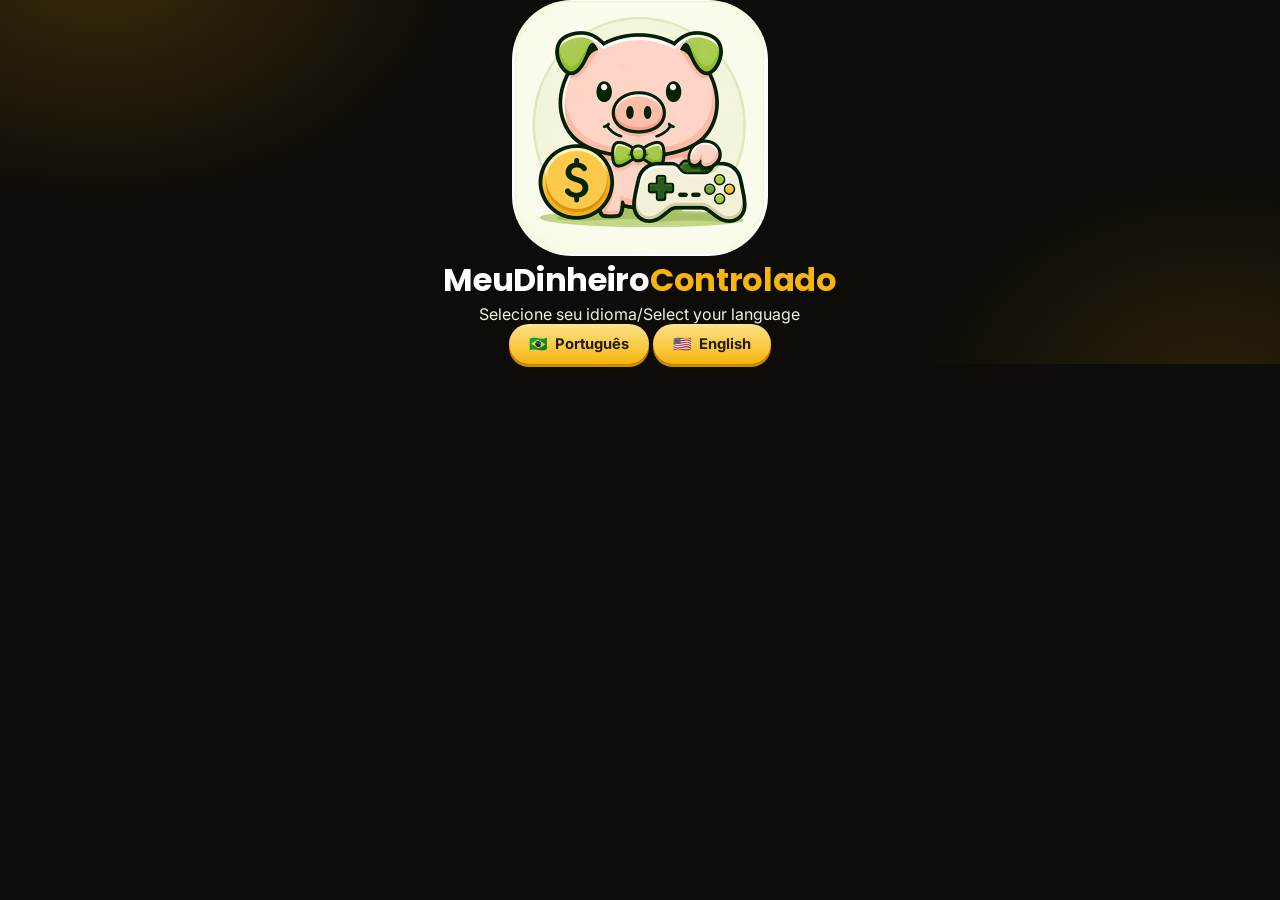
<file: index.html>
<!doctype html>
<html lang="pt-BR">
  <head>
    <meta charset="UTF-8" />
    <meta name="viewport" content="width=device-width, initial-scale=1.0" />
    <meta name="theme-color" content="#0E0C09" />
    <title>MeuDinheiroControlado</title>
    <link rel="preconnect" href="https://fonts.googleapis.com" />
    <link rel="preconnect" href="https://fonts.gstatic.com" crossorigin />
    <link
      href="https://fonts.googleapis.com/css2?family=Poppins:wght@500;600;700;800&family=Inter:wght@400;500;600;700&display=swap"
      rel="stylesheet"
    />
    <link rel="stylesheet" href="styles.css" />
  </head>

  <body>
    <main class="lang-gate glow-bg">
      <div class="index-header">
        <div class="lang-card">
          <div class="index-header">
              <img
                src="./images/logo.png"
                alt="Logo do MeuDinheiroControlado"
                class="lang-logo"
                width="256"
              />
            <h1>MeuDinheiro<span class="accent">Controlado</span></h1>

            <p class="lang-sub">
              Selecione seu idioma<span class="lang-sep">/</span>Select your
              language
            </p>

            <div class="lang-buttons">
              <a class="nav-cta" href="pt-BR/index.html"
                ><span class="flag">🇧🇷</span> Português</a
              >
              <a class="nav-cta" href="en/index.html"
                ><span class="flag">🇺🇸</span> English</a
              >
            </div>
          </div>
        </div>
      </div>
    </main>
  </body>
</html>
</file>
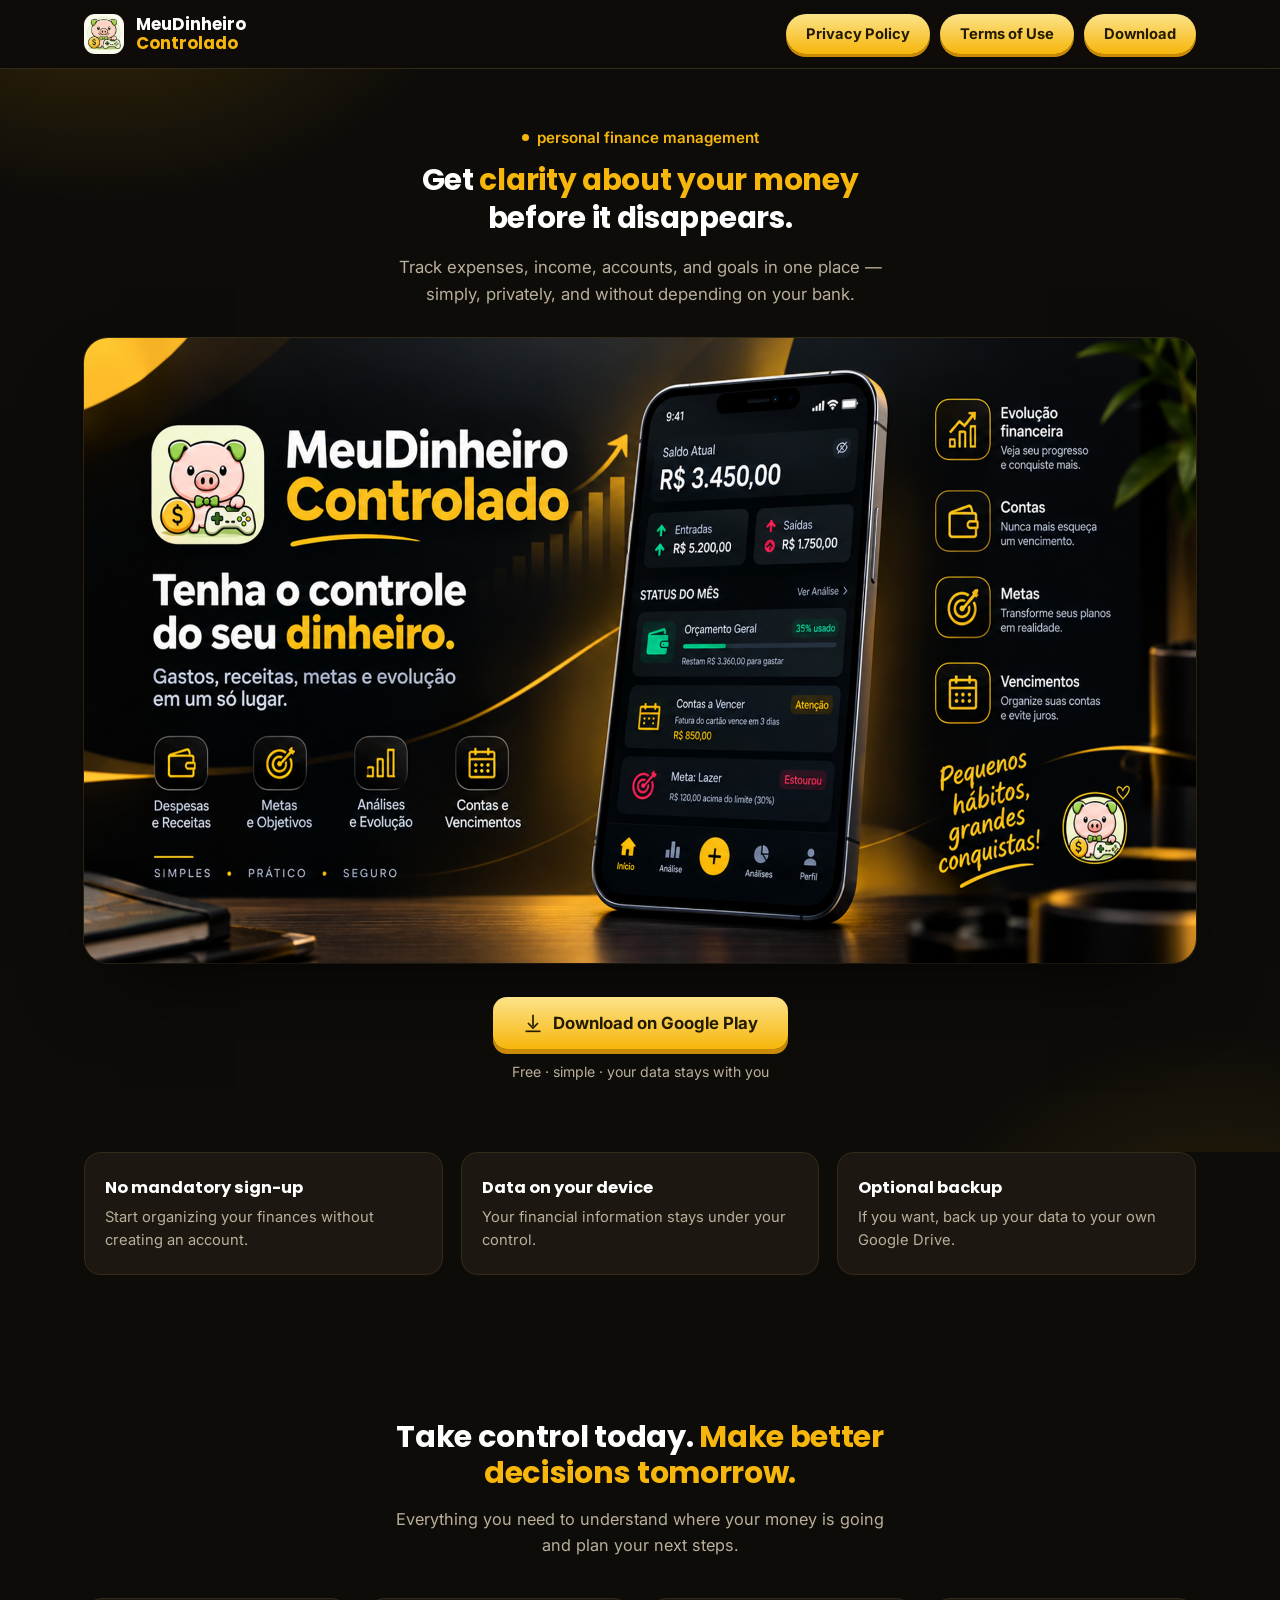
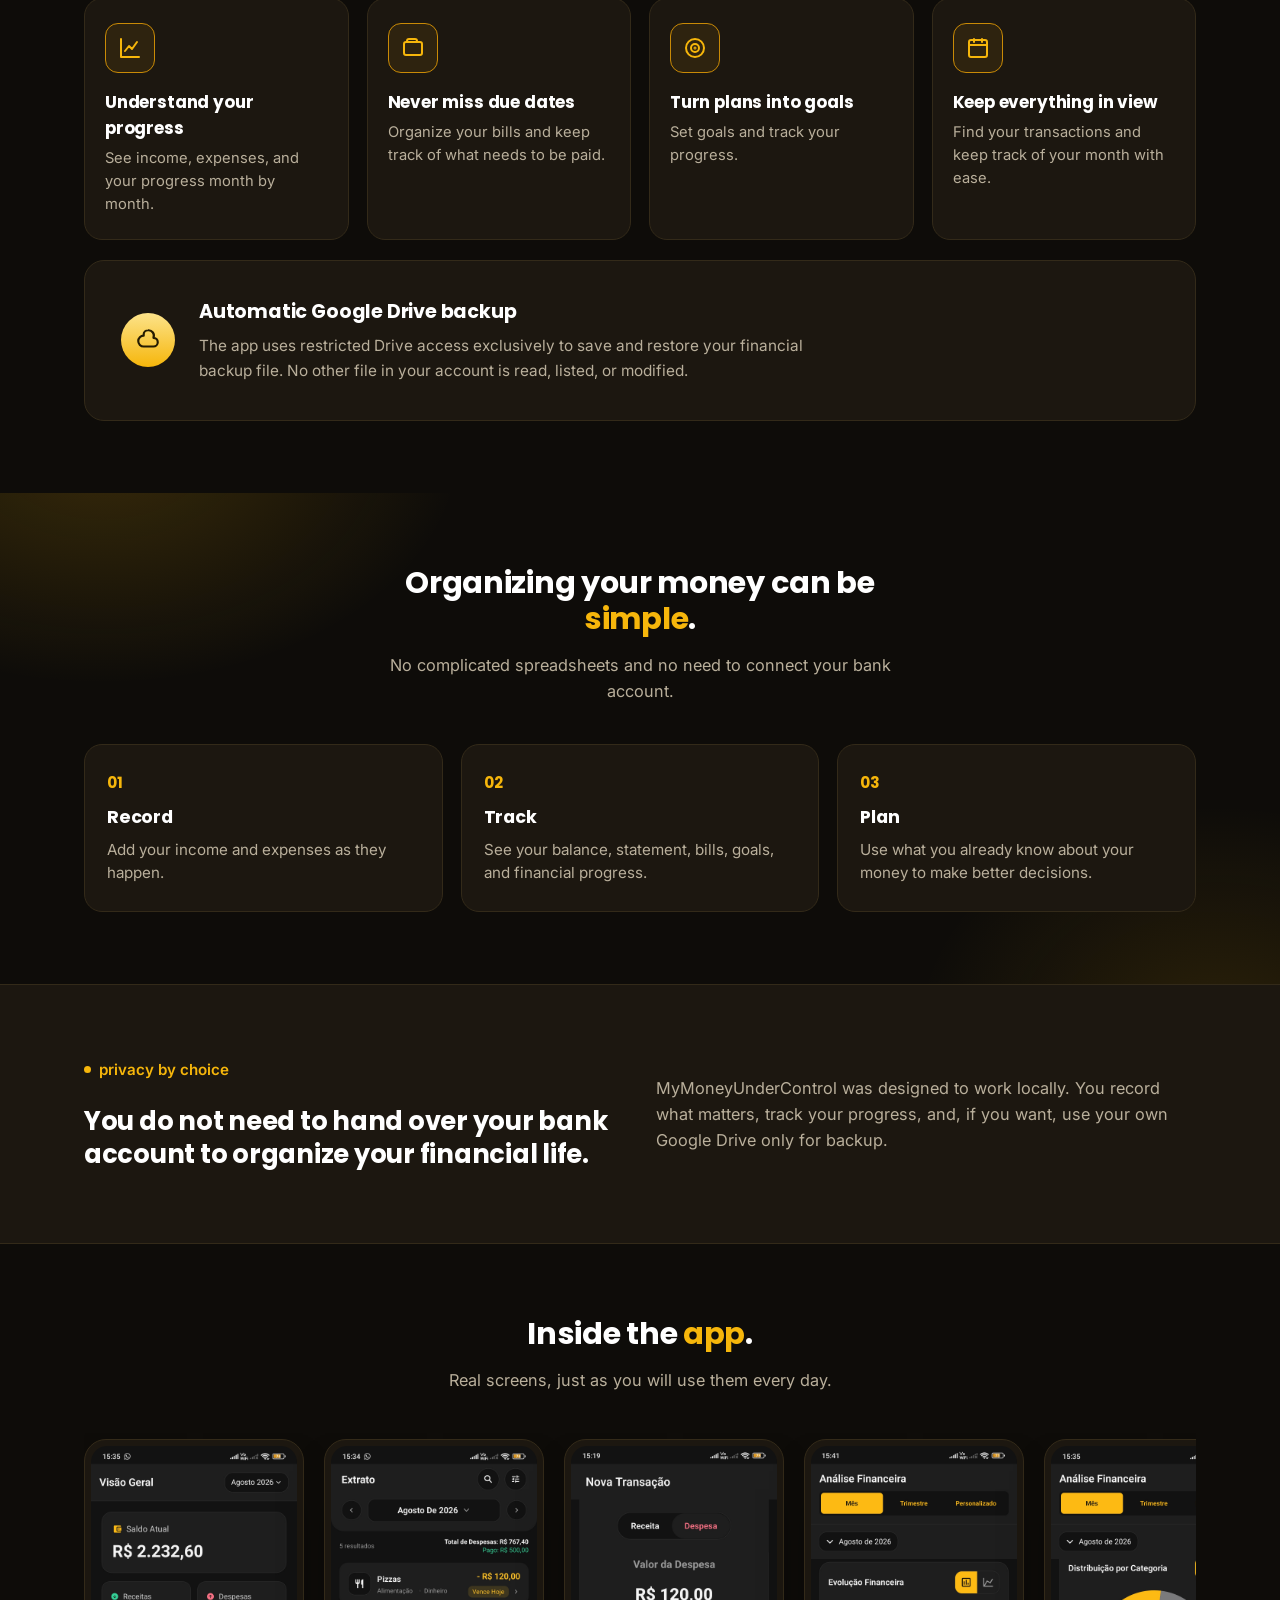
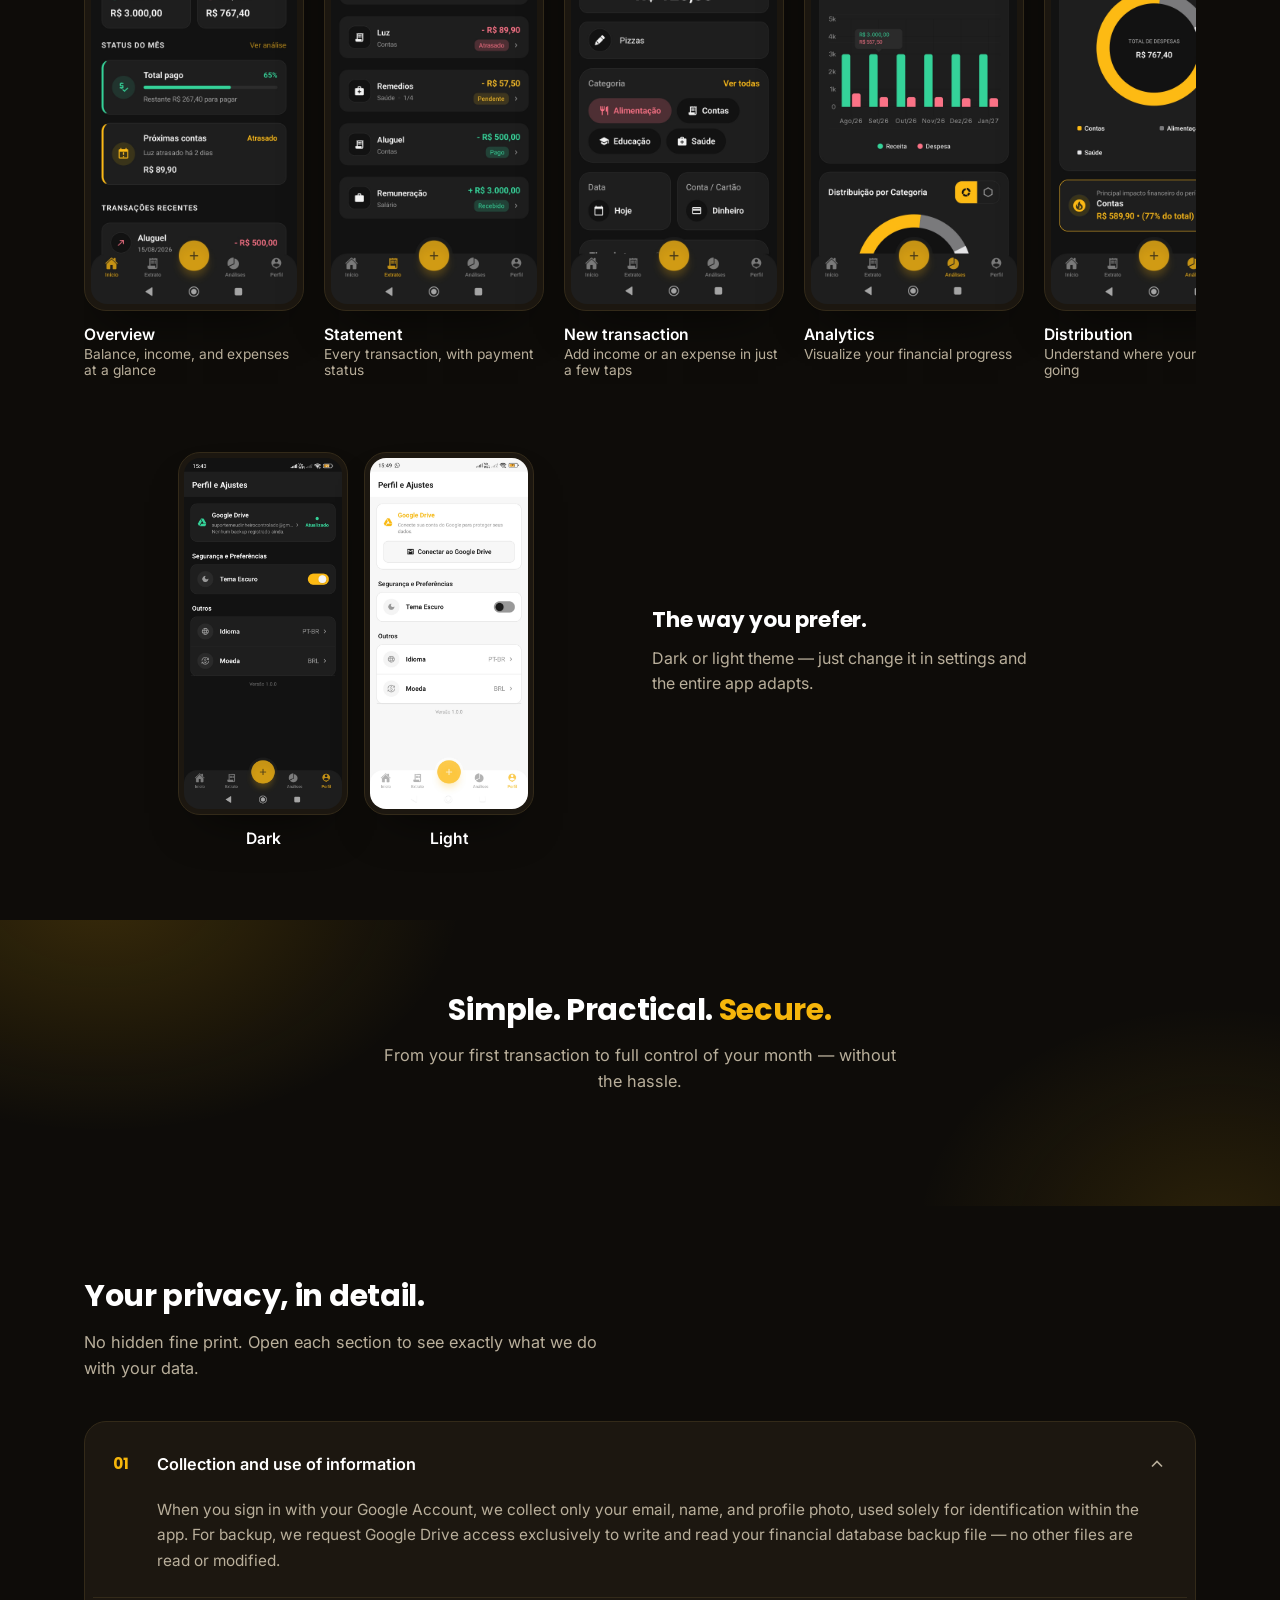
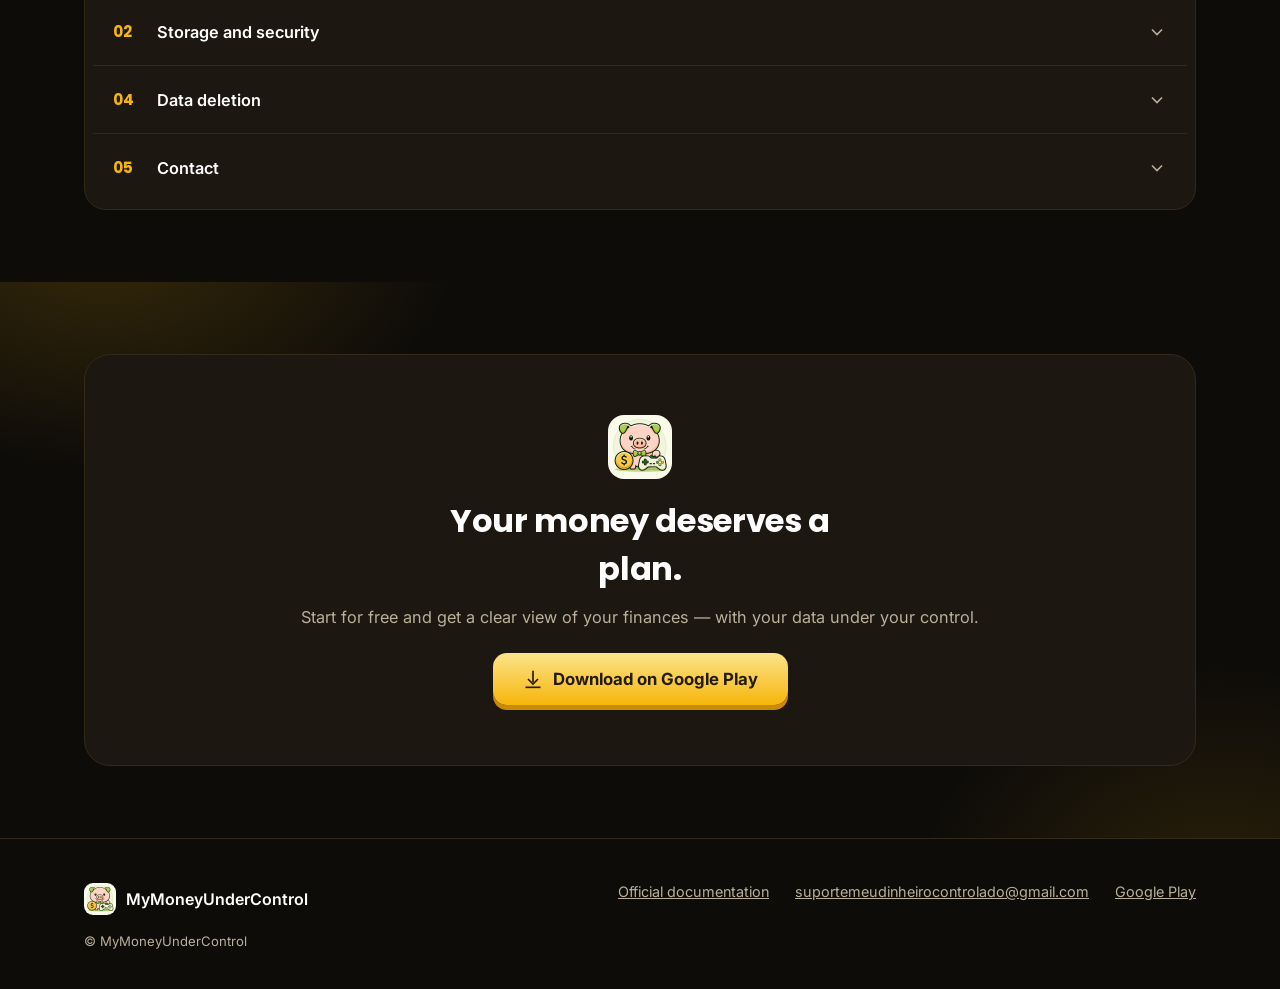
<file: en/index.html>
<!DOCTYPE html>
<html lang="en">
<head>
<meta charset="UTF-8">
<meta name="viewport" content="width=device-width, initial-scale=1.0">
<meta name="description" content="Track expenses, income, accounts, goals, and financial progress with MyMoneyUnderControl. Simple, private, and with your data under your control.">
<meta name="theme-color" content="#0E0C09">
<link rel="canonical" href="https://geovane-andrade.github.io/meudinheirocontrolado/">
<meta property="og:title" content="MyMoneyUnderControl — get clarity about your money">
<meta property="og:description" content="Gastos, receitas, contas e metas em um só lugar. Organize sua vida financeira de forma simples e privada.">
<meta property="og:type" content="website">
<title>MyMoneyUnderControl — take control of your money</title>
<link rel="preconnect" href="https://fonts.googleapis.com">
<link rel="preconnect" href="https://fonts.gstatic.com" crossorigin>
<link href="https://fonts.googleapis.com/css2?family=Poppins:wght@500;600;700;800&family=Inter:wght@400;500;600;700&display=swap" rel="stylesheet">
<link rel="stylesheet" href="../styles.css">
</head>
<body>

<header>
  <div class="nav">
    <div class="brand">
      <img src="../images/logo.png" alt="Logo MyMoneyUnderControl">
      <div class="brand-text">MeuDinheiro<span>Controlado</span></div>
    </div>
    <div class="nav-actions">
      <a class="nav-cta" href="https://geovane-andrade.github.io/meudinheirocontrolado-docs/en/privacy.html" target="_blank" rel="noopener noreferrer">
        Privacy Policy
      </a>
      <a class="nav-cta" href="https://geovane-andrade.github.io/meudinheirocontrolado-docs/en/terms.html" target="_blank" rel="noopener noreferrer">
        Terms of Use
      </a>
      <a class="nav-cta" href="https://play.google.com/store/apps/details?id=com.gandrade.MeuDinheiroControlado" target="_blank" rel="noopener noreferrer">
        Download
      </a>
    </div>
  </div>
</header>

<main>
  <section class="hero glow-bg">
    <div class="wrap">
      <div class="hero-top">
        <span class="kicker">personal finance management</span>
        <h1>Get <em>clarity about your money</em> before it disappears.</h1>
        <p class="hero-subtitle">Track expenses, income, accounts, and goals in one place — simply, privately, and without depending on your bank.</p>
      </div>

      <div class="hero-art">
        <img src="../images/banner.png" alt="Homepage of MyMoneyUnderControl, showing salt, incomes, expenses and payment progress.">
      </div>

      <div class="hero-actions">
        <a class="btn-primary" href="https://play.google.com/store/apps/details?id=com.gandrade.MeuDinheiroControlado" target="_blank" rel="noopener noreferrer">
          <svg viewBox="0 0 24 24" fill="none" stroke="currentColor" stroke-width="2"><path d="M3 22h18"/><path d="M12 2v14"/><path d="M6 12l6 6 6-6"/></svg>
          Download on Google Play
        </a>
        <span class="hero-note">Free · simple · your data stays with you</span>
      </div>
    </div>
  </section>

  <section class="trust-strip">
    <div class="wrap trust-grid">
      <div><strong>No mandatory sign-up</strong><span>Start organizing your finances without creating an account.</span></div>
      <div><strong>Data on your device</strong><span>Your financial information stays under your control.</span></div>
      <div><strong>Optional backup</strong><span>If you want, back up your data to your own Google Drive.</span></div>
    </div>
  </section>

  <section id="funcionalidades">
    <div class="wrap">
      <div class="section-head center">
        <h2>Take control today. <span class="accent">Make better decisions tomorrow.</span></h2>
        <p>Everything you need to understand where your money is going and plan your next steps.</p>
      </div>

      <div class="grid4">
        <div class="fcard">
          <div class="ficon"><svg viewBox="0 0 24 24" fill="none" stroke-width="2" stroke-linecap="round" stroke-linejoin="round"><path d="M3 3v18h18"/><path d="M7 15l4-5 3 3 5-7"/></svg></div>
          <h3>Understand your progress</h3>
          <p>See income, expenses, and your progress month by month.</p>
        </div>
        <div class="fcard">
          <div class="ficon"><svg viewBox="0 0 24 24" fill="none" stroke-width="2" stroke-linecap="round" stroke-linejoin="round"><rect x="3" y="6" width="18" height="13" rx="2"/><path d="M16 6V5a2 2 0 0 0-2-2H8a2 2 0 0 0-2 2v1"/></svg></div>
          <h3>Never miss due dates</h3>
          <p>Organize your bills and keep track of what needs to be paid.</p>
        </div>
        <div class="fcard">
          <div class="ficon"><svg viewBox="0 0 24 24" fill="none" stroke-width="2" stroke-linecap="round" stroke-linejoin="round"><circle cx="12" cy="12" r="9"/><circle cx="12" cy="12" r="4"/><circle cx="12" cy="12" r="0.5"/></svg></div>
          <h3>Turn plans into goals</h3>
          <p>Set goals and track your progress.</p>
        </div>
        <div class="fcard">
          <div class="ficon"><svg viewBox="0 0 24 24" fill="none" stroke-width="2" stroke-linecap="round" stroke-linejoin="round"><rect x="3" y="4" width="18" height="17" rx="2"/><path d="M3 9h18"/><path d="M8 3v3"/><path d="M16 3v3"/></svg></div>
          <h3>Keep everything in view</h3>
          <p>Find your transactions and keep track of your month with ease.</p>
        </div>
      </div>

      <div class="callout">
        <div class="badge-circle">
          <svg viewBox="0 0 24 24" fill="none" stroke-width="2" stroke-linecap="round" stroke-linejoin="round"><path d="M12 3a4 4 0 0 0-4 4v1a5 5 0 0 0 0 10h9a4 4 0 0 0 0-8 5 5 0 0 0-5-7z"/></svg>
        </div>
        <div>
          <h3>Automatic Google Drive backup</h3>
          <p>The app uses restricted Drive access exclusively to save and restore your financial backup file. No other file in your account is read, listed, or modified.</p>
        </div>
      </div>
    </div>
  </section>

  <section id="como-funciona" class="glow-bg">
    <div class="wrap">
      <div class="section-head center">
        <h2>Organizing your money can be <span class="accent">simple</span>.</h2>
        <p>No complicated spreadsheets and no need to connect your bank account.</p>
      </div>
      <div class="steps">
        <div class="step"><span>01</span><h3>Record</h3><p>Add your income and expenses as they happen.</p></div>
        <div class="step"><span>02</span><h3>Track</h3><p>See your balance, statement, bills, goals, and financial progress.</p></div>
        <div class="step"><span>03</span><h3>Plan</h3><p>Use what you already know about your money to make better decisions.</p></div>
      </div>
    </div>
  </section>

  <section class="privacy-promise">
    <div class="wrap promise-grid">
      <div><span class="kicker">privacy by choice</span><h2>You do not need to hand over your bank account to organize your financial life.</h2></div>
      <p>MyMoneyUnderControl was designed to work locally. You record what matters, track your progress, and, if you want, use your own Google Drive only for backup.</p>
    </div>
  </section>

  <section id="telas">
    <div class="wrap">
      <div class="section-head center">
        <h2>Inside the <span class="accent">app</span>.</h2>
        <p>Real screens, just as you will use them every day.</p>
      </div>

      <div class="shot-scroll">
        <div class="shot-card">
          <div class="shot-frame"><img src="../images/home.jpeg" loading="lazy" alt="Home screen of MyMoneyUnderControl, with balance, income, expenses and monthly tracking"></div>
          <div class="shot-label">Overview</div>
          <div class="shot-sub">Balance, income, and expenses at a glance</div>
        </div>
        <div class="shot-card">
          <div class="shot-frame"><img src="../images/extrato.jpeg" loading="lazy" alt="Statement screen of MyMoneyUnderControl, with incomes and expenses organized"></div>
          <div class="shot-label">Statement</div>
          <div class="shot-sub">Every transaction, with payment status</div>
        </div>
        <div class="shot-card">
          <div class="shot-frame"><img src="../images/nova_transacao.jpeg" loading="lazy" alt="New transaction screen of MyMoneyUnderControl"></div>
          <div class="shot-label">New transaction</div>
          <div class="shot-sub">Add income or an expense in just a few taps</div>
        </div>
        <div class="shot-card">
          <div class="shot-frame"><img src="../images/graf_barras.jpeg" loading="lazy" alt="Gráfico de barras do MyMoneyUnderControl para análise da evolução financeira"></div>
          <div class="shot-label">Analytics</div>
          <div class="shot-sub">Visualize your financial progress</div>
        </div>
        <div class="shot-card">
          <div class="shot-frame"><img src="../images/graf_pizza.jpeg" loading="lazy" alt="Gráfico de pizza do MyMoneyUnderControl para visualizar a distribuição das despesas"></div>
          <div class="shot-label">Distribution</div>
          <div class="shot-sub">Understand where your money is going</div>
        </div>
      </div>

      <div class="theme-compare">
        <div class="theme-pair">
          <div class="shot-card">
            <div class="shot-frame"><img src="../images/configs_dark.jpeg" loading="lazy" alt="Tela de configurações do MyMoneyUnderControl no tema escuro"></div>
            <div class="shot-label" style="text-align:center;">Dark</div>
          </div>
          <div class="shot-card">
            <div class="shot-frame"><img src="../images/configs_light.jpeg" loading="lazy" alt="Tela de configurações do MyMoneyUnderControl no tema claro"></div>
            <div class="shot-label" style="text-align:center;">Light</div>
          </div>
        </div>
        <div class="copy">
          <h3>The way you prefer.</h3>
          <p>Dark or light theme — just change it in settings and the entire app adapts.</p>
        </div>
      </div>
    </div>
  </section>

  <section id="sobre" class="glow-bg">
    <div class="wrap">
      <div class="section-head center">
        <h2>Simple. Practical. <span class="accent">Secure.</span></h2>
        <p>From your first transaction to full control of your month — without the hassle.</p>
      </div>
    </div>
  </section>

  <section id="privacidade">
    <div class="wrap">
      <div class="section-head">
        <h2>Your privacy, in detail.</h2>
        <p>No hidden fine print. Open each section to see exactly what we do with your data.</p>
      </div>

      <div class="policy">
        <details open>
          <summary><span class="num">01</span>Collection and use of information
            <svg class="chev" viewBox="0 0 24 24" fill="none" stroke="currentColor" stroke-width="2"><path d="M6 9l6 6 6-6"/></svg>
          </summary>
          <div class="policy-body">
            When you sign in with your Google Account, we collect only your email, name, and profile photo, used solely for identification within the app. For backup, we request Google Drive access exclusively to write and read your financial database backup file — no other files are read or modified.
          </div>
        </details>

        <details>
          <summary><span class="num">02</span>Storage and security
            <svg class="chev" viewBox="0 0 24 24" fill="none" stroke="currentColor" stroke-width="2"><path d="M6 9l6 6 6-6"/></svg>
          </summary>
          <div class="policy-body">
            Your financial information is stored locally on your device and, when you choose to back it up, in your own Google Drive cloud storage. We do not use external servers: nothing is sold, shared, or sent to third parties or advertising networks.
          </div>
        </details>

        <details>
          <summary><span class="num">04</span>Data deletion
            <svg class="chev" viewBox="0 0 24 24" fill="none" stroke="currentColor" stroke-width="2"><path d="M6 9l6 6 6-6"/></svg>
          </summary>
          <div class="policy-body">
            You can delete backup files at any time directly from your Google Drive, or revoke the app permission through <a href="https://myaccount.google.com/permissions" target="_blank" rel="noopener noreferrer">Google Account Security Settings</a>. Or directly in the app!
          </div>
        </details>

        <details>
          <summary><span class="num">05</span>Contact
            <svg class="chev" viewBox="0 0 24 24" fill="none" stroke="currentColor" stroke-width="2"><path d="M6 9l6 6 6-6"/></svg>
          </summary>
          <div class="policy-body">
            Questions or support: <a href="mailto:suportemeudinheirocontrolado@gmail.com">suportemeudinheirocontrolado@gmail.com</a>
          </div>
        </details>
      </div>
    </div>
  </section>

  <section id="download" class="glow-bg">
    <div class="wrap">
      <div class="download">
        <img class="download-logo" src="../images/logo.png" loading="lazy" alt="Logo MyMoneyUnderControl">
        <h2>Your money deserves a plan.</h2>
        <p>Start for free and get a clear view of your finances — with your data under your control.</p>
        <a class="btn-primary" href="https://play.google.com/store/apps/details?id=com.gandrade.MeuDinheiroControlado" target="_blank" rel="noopener noreferrer">
          <svg viewBox="0 0 24 24" fill="none" stroke="currentColor" stroke-width="2"><path d="M3 22h18"/><path d="M12 2v14"/><path d="M6 12l6 6 6-6"/></svg>
          Download on Google Play
        </a>
      </div>
    </div>
  </section>
</main>

<footer>
  <div class="wrap">
    <div class="foot-grid">
      <div class="foot-brand">
        <img src="../images/logo.png" loading="lazy" alt="Logo MyMoneyUnderControl">
        <span class="footer-brand-name">MyMoneyUnderControl</span>
      </div>
      <div class="foot-links">
        <a href="https://geovane-andrade.github.io/meudinheirocontrolado-docs/en/index.html" target="_blank" rel="noopener noreferrer">Official documentation</a>
        <a href="mailto:suportemeudinheirocontrolado@gmail.com">suportemeudinheirocontrolado@gmail.com</a>
        <a href="https://play.google.com/store/apps/details?id=com.gandrade.MeuDinheiroControlado" target="_blank" rel="noopener noreferrer">Google Play</a>
      </div>
    </div>
    <div class="foot-copy">&copy; MyMoneyUnderControl</div>
  </div>
</footer>

</body>
</html>
</file>
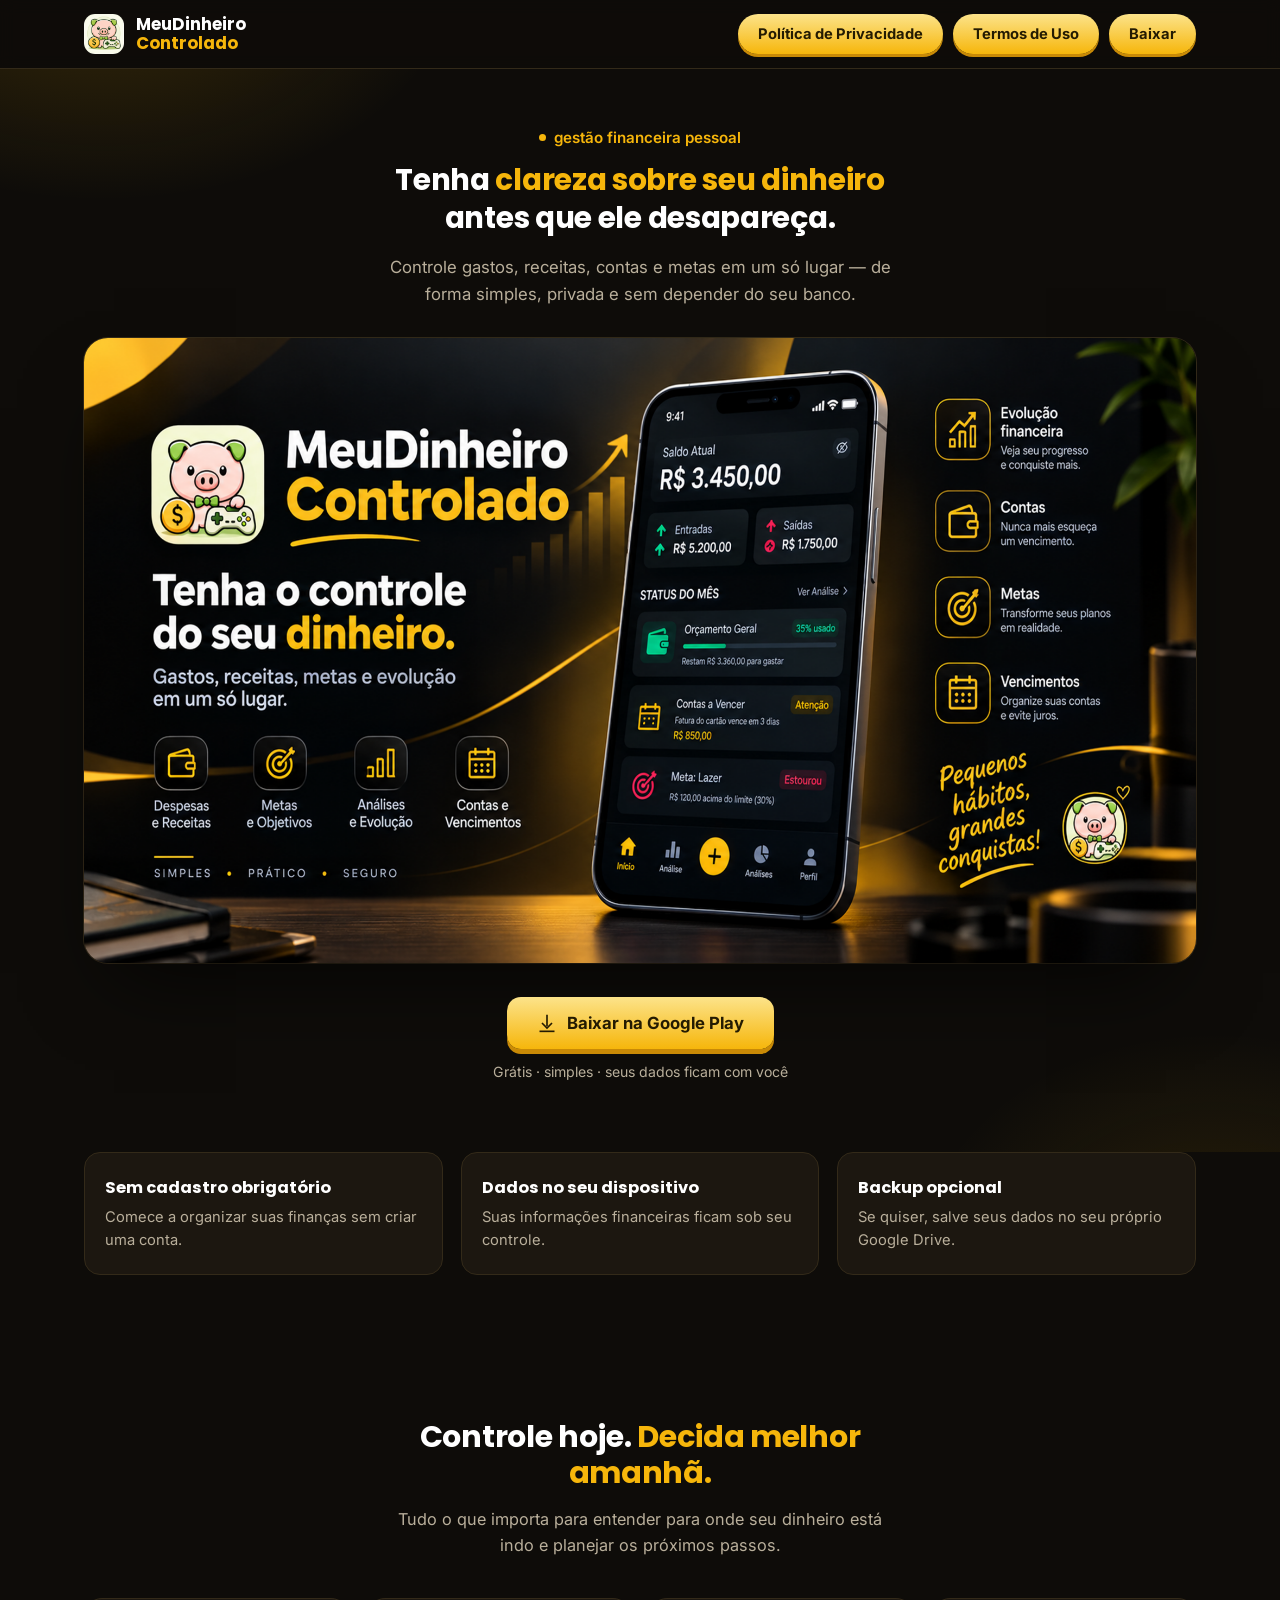
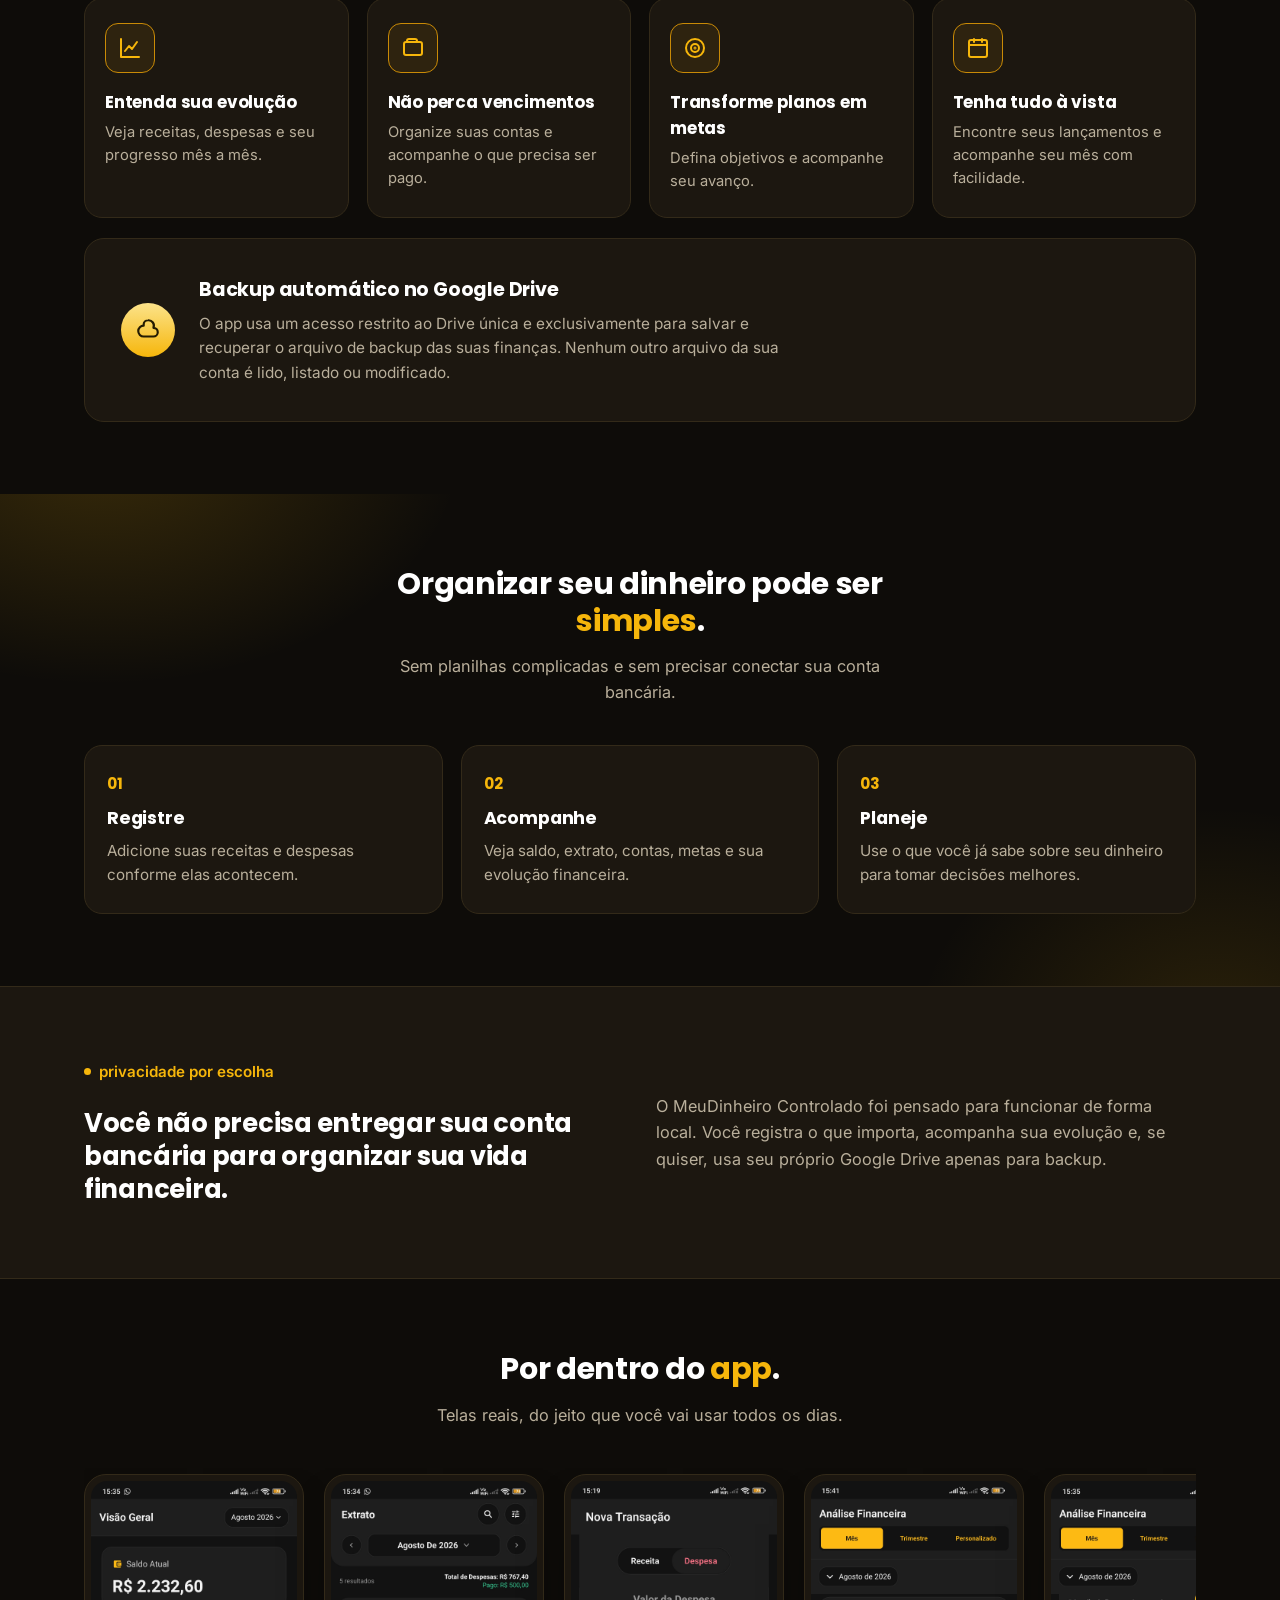
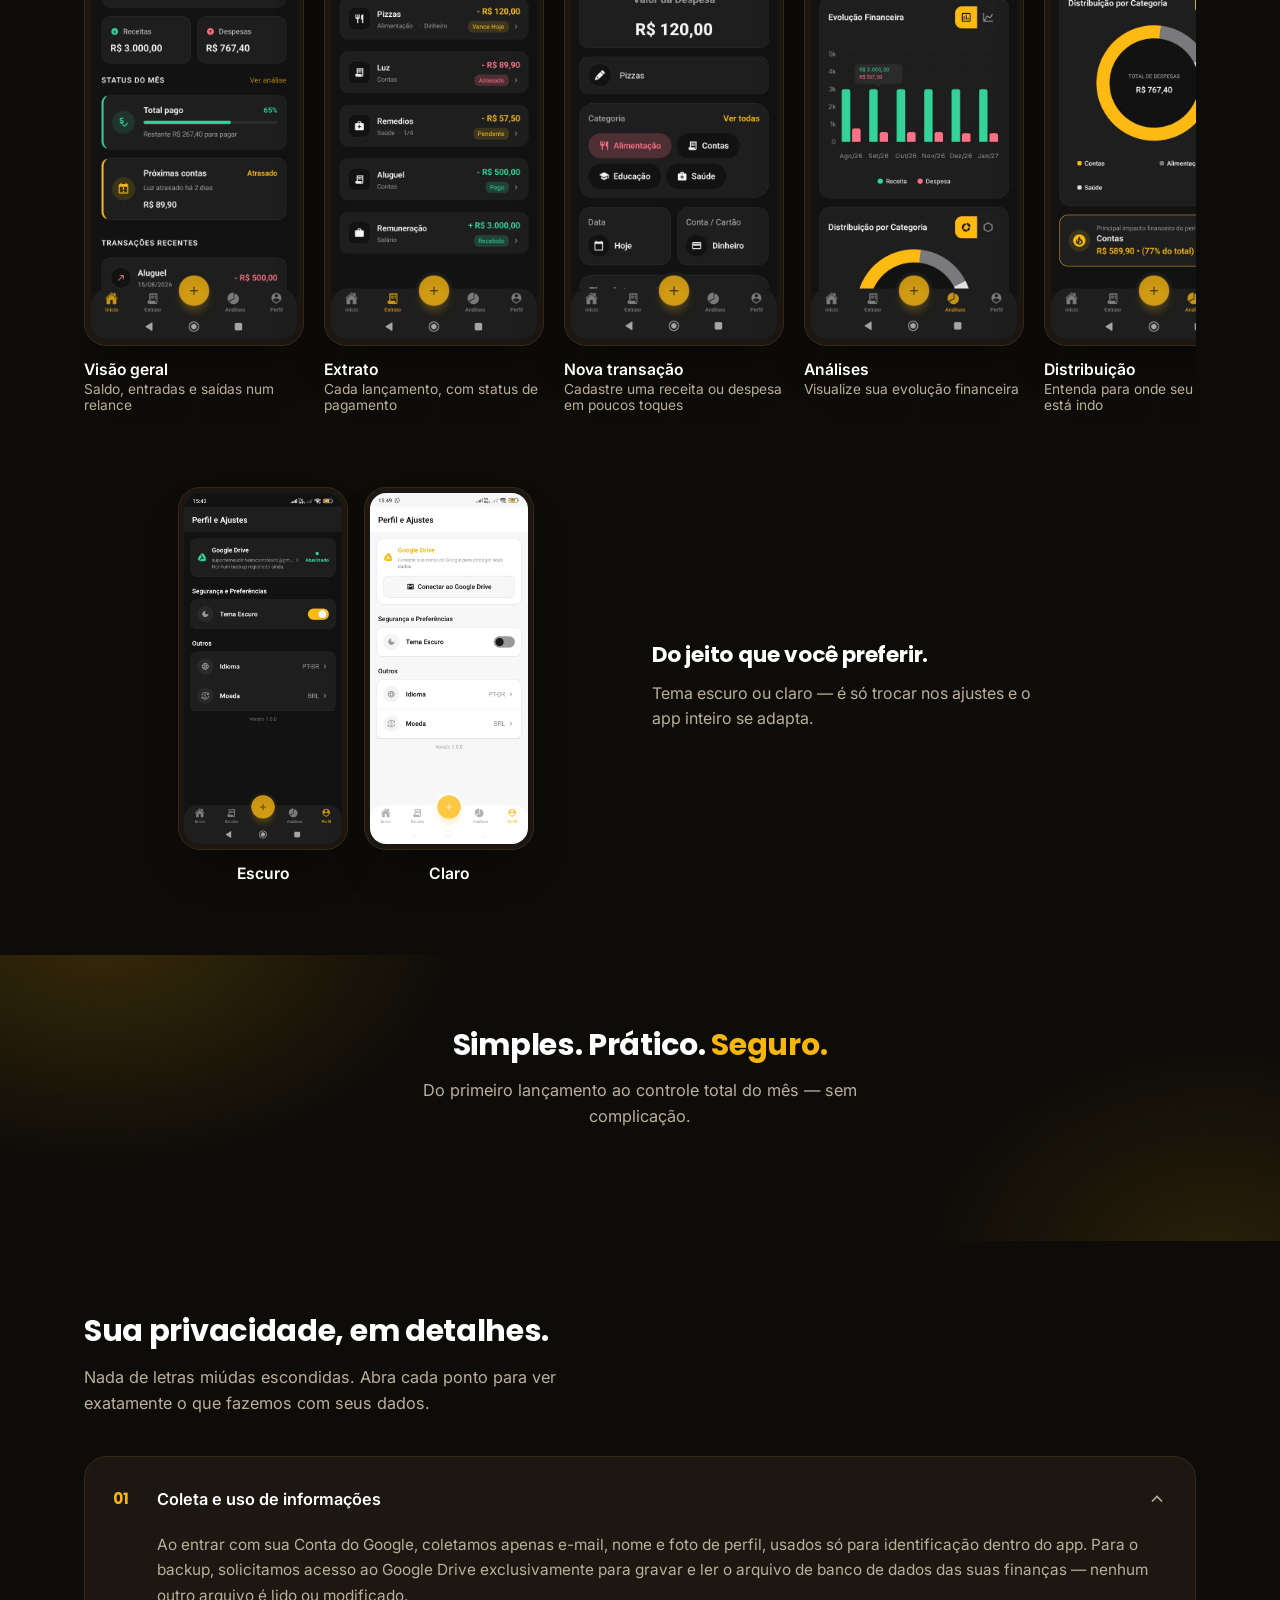
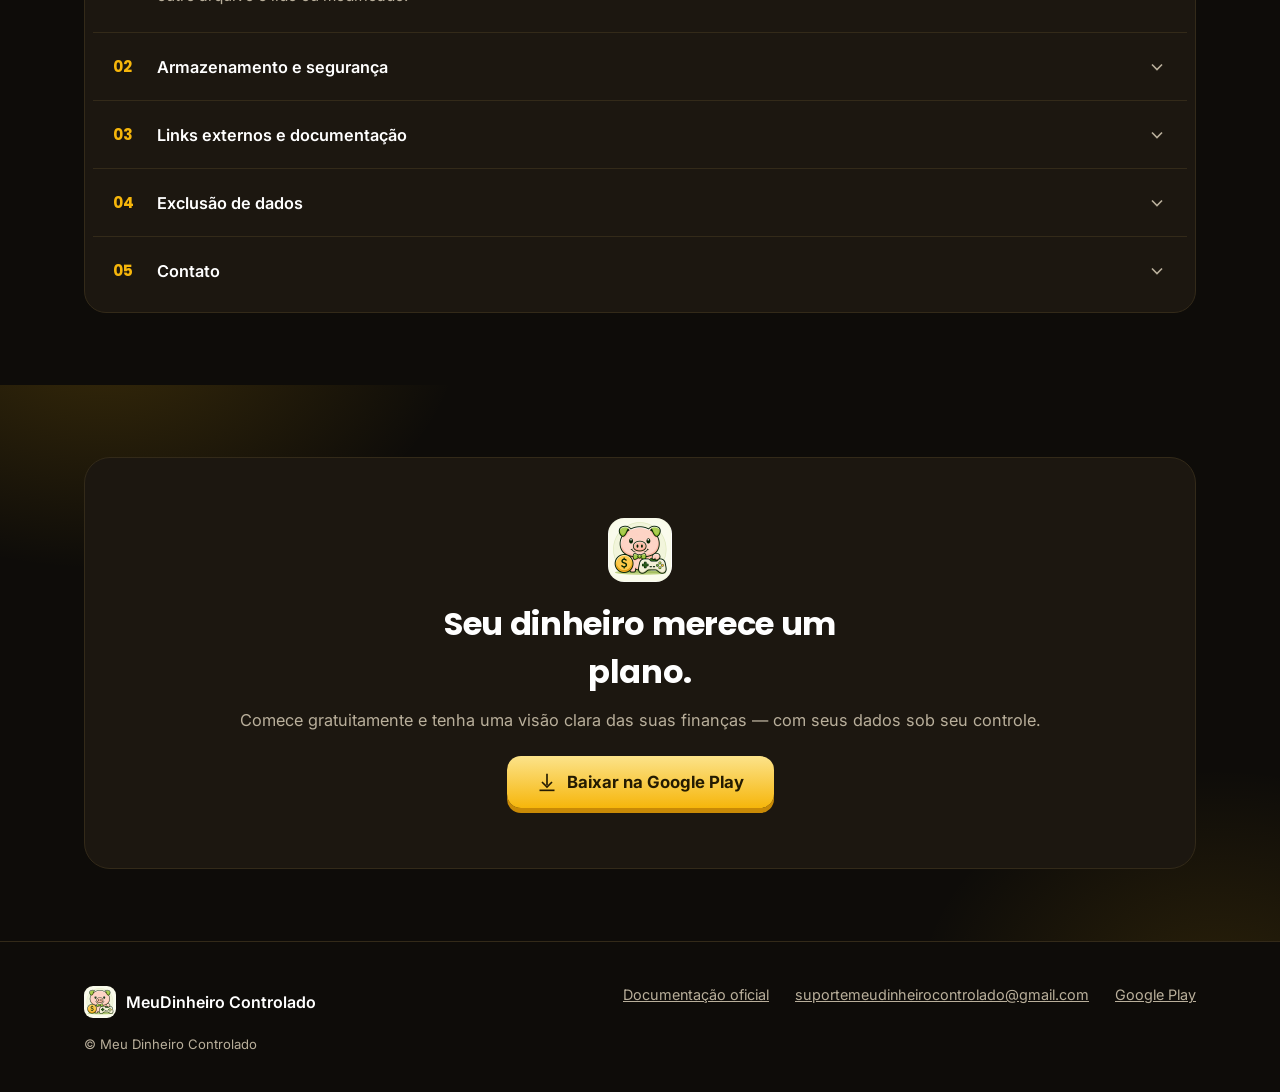
<file: pt-BR/index.html>
<!DOCTYPE html>
<html lang="pt-BR">
<head>
<meta charset="UTF-8">
<meta name="viewport" content="width=device-width, initial-scale=1.0">
<meta name="description" content="Controle gastos, receitas, contas, metas e evolução financeira com o MeuDinheiro Controlado. Simples, privado e com seus dados sob seu controle.">
<meta name="theme-color" content="#0E0C09">
<link rel="canonical" href="https://geovane-andrade.github.io/meudinheirocontrolado/">
<meta property="og:title" content="MeuDinheiro Controlado — tenha clareza sobre seu dinheiro">
<meta property="og:description" content="Gastos, receitas, contas e metas em um só lugar. Organize sua vida financeira de forma simples e privada.">
<meta property="og:type" content="website">
<title>MeuDinheiro Controlado — tenha o controle do seu dinheiro</title>
<link rel="preconnect" href="https://fonts.googleapis.com">
<link rel="preconnect" href="https://fonts.gstatic.com" crossorigin>
<link href="https://fonts.googleapis.com/css2?family=Poppins:wght@500;600;700;800&family=Inter:wght@400;500;600;700&display=swap" rel="stylesheet">
<link rel="stylesheet" href="../styles.css">
</head>
<body>

<header>
  <div class="nav">
    <div class="brand">
      <img src="../images/logo.png" alt="Logo MeuDinheiro Controlado">
      <div class="brand-text">MeuDinheiro<span>Controlado</span></div>
    </div>
    <div class="nav-actions">
      <a class="nav-cta" href="./privacy.html" target="_blank" rel="noopener noreferrer">
        Política de Privacidade
      </a>
      <a class="nav-cta" href="./terms.html" target="_blank" rel="noopener noreferrer">
        Termos de Uso
      </a>
      <a class="nav-cta" href="https://play.google.com/store/apps/details?id=com.gandrade.MeuDinheiroControlado" target="_blank" rel="noopener noreferrer">
        Baixar
      </a>
    </div>
  </div>
</header>

<main>
  <section class="hero glow-bg">
    <div class="wrap">
      <div class="hero-top">
        <span class="kicker">gestão financeira pessoal</span>
        <h1>Tenha <em>clareza sobre seu dinheiro</em> antes que ele desapareça.</h1>
        <p class="hero-subtitle">Controle gastos, receitas, contas e metas em um só lugar — de forma simples, privada e sem depender do seu banco.</p>
      </div>

      <div class="hero-art">
        <img src="../images/banner.png" alt="Tela inicial do MeuDinheiro Controlado, mostrando saldo, receitas, despesas e acompanhamento financeiro.">
      </div>

      <div class="hero-actions">
        <a class="btn-primary" href="https://play.google.com/store/apps/details?id=com.gandrade.MeuDinheiroControlado" target="_blank" rel="noopener noreferrer">
          <svg viewBox="0 0 24 24" fill="none" stroke="currentColor" stroke-width="2"><path d="M3 22h18"/><path d="M12 2v14"/><path d="M6 12l6 6 6-6"/></svg>
          Baixar na Google Play
        </a>
        <span class="hero-note">Grátis · simples · seus dados ficam com você</span>
      </div>
    </div>
  </section>

  <section class="trust-strip">
    <div class="wrap trust-grid">
      <div><strong>Sem cadastro obrigatório</strong><span>Comece a organizar suas finanças sem criar uma conta.</span></div>
      <div><strong>Dados no seu dispositivo</strong><span>Suas informações financeiras ficam sob seu controle.</span></div>
      <div><strong>Backup opcional</strong><span>Se quiser, salve seus dados no seu próprio Google Drive.</span></div>
    </div>
  </section>

  <section id="funcionalidades">
    <div class="wrap">
      <div class="section-head center">
        <h2>Controle hoje. <span class="accent">Decida melhor amanhã.</span></h2>
        <p>Tudo o que importa para entender para onde seu dinheiro está indo e planejar os próximos passos.</p>
      </div>

      <div class="grid4">
        <div class="fcard">
          <div class="ficon"><svg viewBox="0 0 24 24" fill="none" stroke-width="2" stroke-linecap="round" stroke-linejoin="round"><path d="M3 3v18h18"/><path d="M7 15l4-5 3 3 5-7"/></svg></div>
          <h3>Entenda sua evolução</h3>
          <p>Veja receitas, despesas e seu progresso mês a mês.</p>
        </div>
        <div class="fcard">
          <div class="ficon"><svg viewBox="0 0 24 24" fill="none" stroke-width="2" stroke-linecap="round" stroke-linejoin="round"><rect x="3" y="6" width="18" height="13" rx="2"/><path d="M16 6V5a2 2 0 0 0-2-2H8a2 2 0 0 0-2 2v1"/></svg></div>
          <h3>Não perca vencimentos</h3>
          <p>Organize suas contas e acompanhe o que precisa ser pago.</p>
        </div>
        <div class="fcard">
          <div class="ficon"><svg viewBox="0 0 24 24" fill="none" stroke-width="2" stroke-linecap="round" stroke-linejoin="round"><circle cx="12" cy="12" r="9"/><circle cx="12" cy="12" r="4"/><circle cx="12" cy="12" r="0.5"/></svg></div>
          <h3>Transforme planos em metas</h3>
          <p>Defina objetivos e acompanhe seu avanço.</p>
        </div>
        <div class="fcard">
          <div class="ficon"><svg viewBox="0 0 24 24" fill="none" stroke-width="2" stroke-linecap="round" stroke-linejoin="round"><rect x="3" y="4" width="18" height="17" rx="2"/><path d="M3 9h18"/><path d="M8 3v3"/><path d="M16 3v3"/></svg></div>
          <h3>Tenha tudo à vista</h3>
          <p>Encontre seus lançamentos e acompanhe seu mês com facilidade.</p>
        </div>
      </div>

      <div class="callout">
        <div class="badge-circle">
          <svg viewBox="0 0 24 24" fill="none" stroke-width="2" stroke-linecap="round" stroke-linejoin="round"><path d="M12 3a4 4 0 0 0-4 4v1a5 5 0 0 0 0 10h9a4 4 0 0 0 0-8 5 5 0 0 0-5-7z"/></svg>
        </div>
        <div>
          <h3>Backup automático no Google Drive</h3>
          <p>O app usa um acesso restrito ao Drive única e exclusivamente para salvar e recuperar o arquivo de backup das suas finanças. Nenhum outro arquivo da sua conta é lido, listado ou modificado.</p>
        </div>
      </div>
    </div>
  </section>

  <section id="como-funciona" class="glow-bg">
    <div class="wrap">
      <div class="section-head center">
        <h2>Organizar seu dinheiro pode ser <span class="accent">simples</span>.</h2>
        <p>Sem planilhas complicadas e sem precisar conectar sua conta bancária.</p>
      </div>
      <div class="steps">
        <div class="step"><span>01</span><h3>Registre</h3><p>Adicione suas receitas e despesas conforme elas acontecem.</p></div>
        <div class="step"><span>02</span><h3>Acompanhe</h3><p>Veja saldo, extrato, contas, metas e sua evolução financeira.</p></div>
        <div class="step"><span>03</span><h3>Planeje</h3><p>Use o que você já sabe sobre seu dinheiro para tomar decisões melhores.</p></div>
      </div>
    </div>
  </section>

  <section class="privacy-promise">
    <div class="wrap promise-grid">
      <div><span class="kicker">privacidade por escolha</span><h2>Você não precisa entregar sua conta bancária para organizar sua vida financeira.</h2></div>
      <p>O MeuDinheiro Controlado foi pensado para funcionar de forma local. Você registra o que importa, acompanha sua evolução e, se quiser, usa seu próprio Google Drive apenas para backup.</p>
    </div>
  </section>

  <section id="telas">
    <div class="wrap">
      <div class="section-head center">
        <h2>Por dentro do <span class="accent">app</span>.</h2>
        <p>Telas reais, do jeito que você vai usar todos os dias.</p>
      </div>

      <div class="shot-scroll">
        <div class="shot-card">
          <div class="shot-frame"><img src="../images/home.jpeg" loading="lazy" alt="Tela inicial do MeuDinheiro Controlado, com saldo, receitas, despesas e acompanhamento do mês"></div>
          <div class="shot-label">Visão geral</div>
          <div class="shot-sub">Saldo, entradas e saídas num relance</div>
        </div>
        <div class="shot-card">
          <div class="shot-frame"><img src="../images/extrato.jpeg" loading="lazy" alt="Tela de extrato do MeuDinheiro Controlado, com receitas e despesas organizadas"></div>
          <div class="shot-label">Extrato</div>
          <div class="shot-sub">Cada lançamento, com status de pagamento</div>
        </div>
        <div class="shot-card">
          <div class="shot-frame"><img src="../images/nova_transacao.jpeg" loading="lazy" alt="Tela de nova transação do MeuDinheiro Controlado"></div>
          <div class="shot-label">Nova transação</div>
          <div class="shot-sub">Cadastre uma receita ou despesa em poucos toques</div>
        </div>
        <div class="shot-card">
          <div class="shot-frame"><img src="../images/graf_barras.jpeg" loading="lazy" alt="Gráfico de barras do MeuDinheiro Controlado para análise da evolução financeira"></div>
          <div class="shot-label">Análises</div>
          <div class="shot-sub">Visualize sua evolução financeira</div>
        </div>
        <div class="shot-card">
          <div class="shot-frame"><img src="../images/graf_pizza.jpeg" loading="lazy" alt="Gráfico de pizza do MeuDinheiro Controlado para visualizar a distribuição das despesas"></div>
          <div class="shot-label">Distribuição</div>
          <div class="shot-sub">Entenda para onde seu dinheiro está indo</div>
        </div>
      </div>

      <div class="theme-compare">
        <div class="theme-pair">
          <div class="shot-card">
            <div class="shot-frame"><img src="../images/configs_dark.jpeg" loading="lazy" alt="Tela de configurações do MeuDinheiro Controlado no tema escuro"></div>
            <div class="shot-label" style="text-align:center;">Escuro</div>
          </div>
          <div class="shot-card">
            <div class="shot-frame"><img src="../images/configs_light.jpeg" loading="lazy" alt="Tela de configurações do MeuDinheiro Controlado no tema claro"></div>
            <div class="shot-label" style="text-align:center;">Claro</div>
          </div>
        </div>
        <div class="copy">
          <h3>Do jeito que você preferir.</h3>
          <p>Tema escuro ou claro — é só trocar nos ajustes e o app inteiro se adapta.</p>
        </div>
      </div>
    </div>
  </section>

  <section id="sobre" class="glow-bg">
    <div class="wrap">
      <div class="section-head center">
        <h2>Simples. Prático. <span class="accent">Seguro.</span></h2>
        <p>Do primeiro lançamento ao controle total do mês — sem complicação.</p>
      </div>
    </div>
  </section>

  <section id="privacidade">
    <div class="wrap">
      <div class="section-head">
        <h2>Sua privacidade, em detalhes.</h2>
        <p>Nada de letras miúdas escondidas. Abra cada ponto para ver exatamente o que fazemos com seus dados.</p>
      </div>

      <div class="policy">
        <details open>
          <summary><span class="num">01</span>Coleta e uso de informações
            <svg class="chev" viewBox="0 0 24 24" fill="none" stroke="currentColor" stroke-width="2"><path d="M6 9l6 6 6-6"/></svg>
          </summary>
          <div class="policy-body">
            Ao entrar com sua Conta do Google, coletamos apenas e-mail, nome e foto de perfil, usados só para identificação dentro do app. Para o backup, solicitamos acesso ao Google Drive exclusivamente para gravar e ler o arquivo de banco de dados das suas finanças — nenhum outro arquivo é lido ou modificado.
          </div>
        </details>

        <details>
          <summary><span class="num">02</span>Armazenamento e segurança
            <svg class="chev" viewBox="0 0 24 24" fill="none" stroke="currentColor" stroke-width="2"><path d="M6 9l6 6 6-6"/></svg>
          </summary>
          <div class="policy-body">
            Suas informações financeiras ficam salvas localmente no seu aparelho e, quando você escolhe fazer backup, na sua própria nuvem do Google Drive. Não usamos servidores externos: nada é vendido, compartilhado ou enviado para terceiros ou redes de anúncio.
          </div>
        </details>

        <details>
          <summary><span class="num">03</span>Links externos e documentação
            <svg class="chev" viewBox="0 0 24 24" fill="none" stroke="currentColor" stroke-width="2"><path d="M6 9l6 6 6-6"/></svg>
          </summary>
          <div class="policy-body">
            A documentação oficial e os termos completos do projeto estão disponíveis em <a href="https://geovane-andrade.github.io/meudinheirocontrolado-docs/pt-BR/index.html" target="_blank" rel="noopener noreferrer">geovane-andrade.github.io/meudinheirocontrolado-docs</a>.
          </div>
        </details>

        <details>
          <summary><span class="num">04</span>Exclusão de dados
            <svg class="chev" viewBox="0 0 24 24" fill="none" stroke="currentColor" stroke-width="2"><path d="M6 9l6 6 6-6"/></svg>
          </summary>
          <div class="policy-body">
            Você pode apagar os arquivos de backup a qualquer momento direto no seu Google Drive, ou revogar a permissão do app pelas <a href="https://myaccount.google.com/permissions" target="_blank" rel="noopener noreferrer">Configurações de Segurança da Conta Google</a>. Ou diretamente no app!
          </div>
        </details>

        <details>
          <summary><span class="num">05</span>Contato
            <svg class="chev" viewBox="0 0 24 24" fill="none" stroke="currentColor" stroke-width="2"><path d="M6 9l6 6 6-6"/></svg>
          </summary>
          <div class="policy-body">
            Dúvidas ou suporte: <a href="mailto:suportemeudinheirocontrolado@gmail.com">suportemeudinheirocontrolado@gmail.com</a>
          </div>
        </details>
      </div>
    </div>
  </section>

  <section id="download" class="glow-bg">
    <div class="wrap">
      <div class="download">
        <img class="download-logo" src="../images/logo.png" loading="lazy" alt="Logo MeuDinheiro Controlado">
        <h2>Seu dinheiro merece um plano.</h2>
        <p>Comece gratuitamente e tenha uma visão clara das suas finanças — com seus dados sob seu controle.</p>
        <a class="btn-primary" href="https://play.google.com/store/apps/details?id=com.gandrade.MeuDinheiroControlado" target="_blank" rel="noopener noreferrer">
          <svg viewBox="0 0 24 24" fill="none" stroke="currentColor" stroke-width="2"><path d="M3 22h18"/><path d="M12 2v14"/><path d="M6 12l6 6 6-6"/></svg>
          Baixar na Google Play
        </a>
      </div>
    </div>
  </section>
</main>

<footer>
  <div class="wrap">
    <div class="foot-grid">
      <div class="foot-brand">
        <img src="../images/logo.png" loading="lazy" alt="Logo MeuDinheiro Controlado">
        <span class="footer-brand-name">MeuDinheiro Controlado</span>
      </div>
      <div class="foot-links">
        <a href="https://geovane-andrade.github.io/meudinheirocontrolado-docs/pt-BR/index.html" target="_blank" rel="noopener noreferrer">Documentação oficial</a>
        <a href="mailto:suportemeudinheirocontrolado@gmail.com">suportemeudinheirocontrolado@gmail.com</a>
        <a href="https://play.google.com/store/apps/details?id=com.gandrade.MeuDinheiroControlado" target="_blank" rel="noopener noreferrer">Google Play</a>
      </div>
    </div>
    <div class="foot-copy">&copy; Meu Dinheiro Controlado</div>
  </div>
</footer>

</body>
</html>
</file>
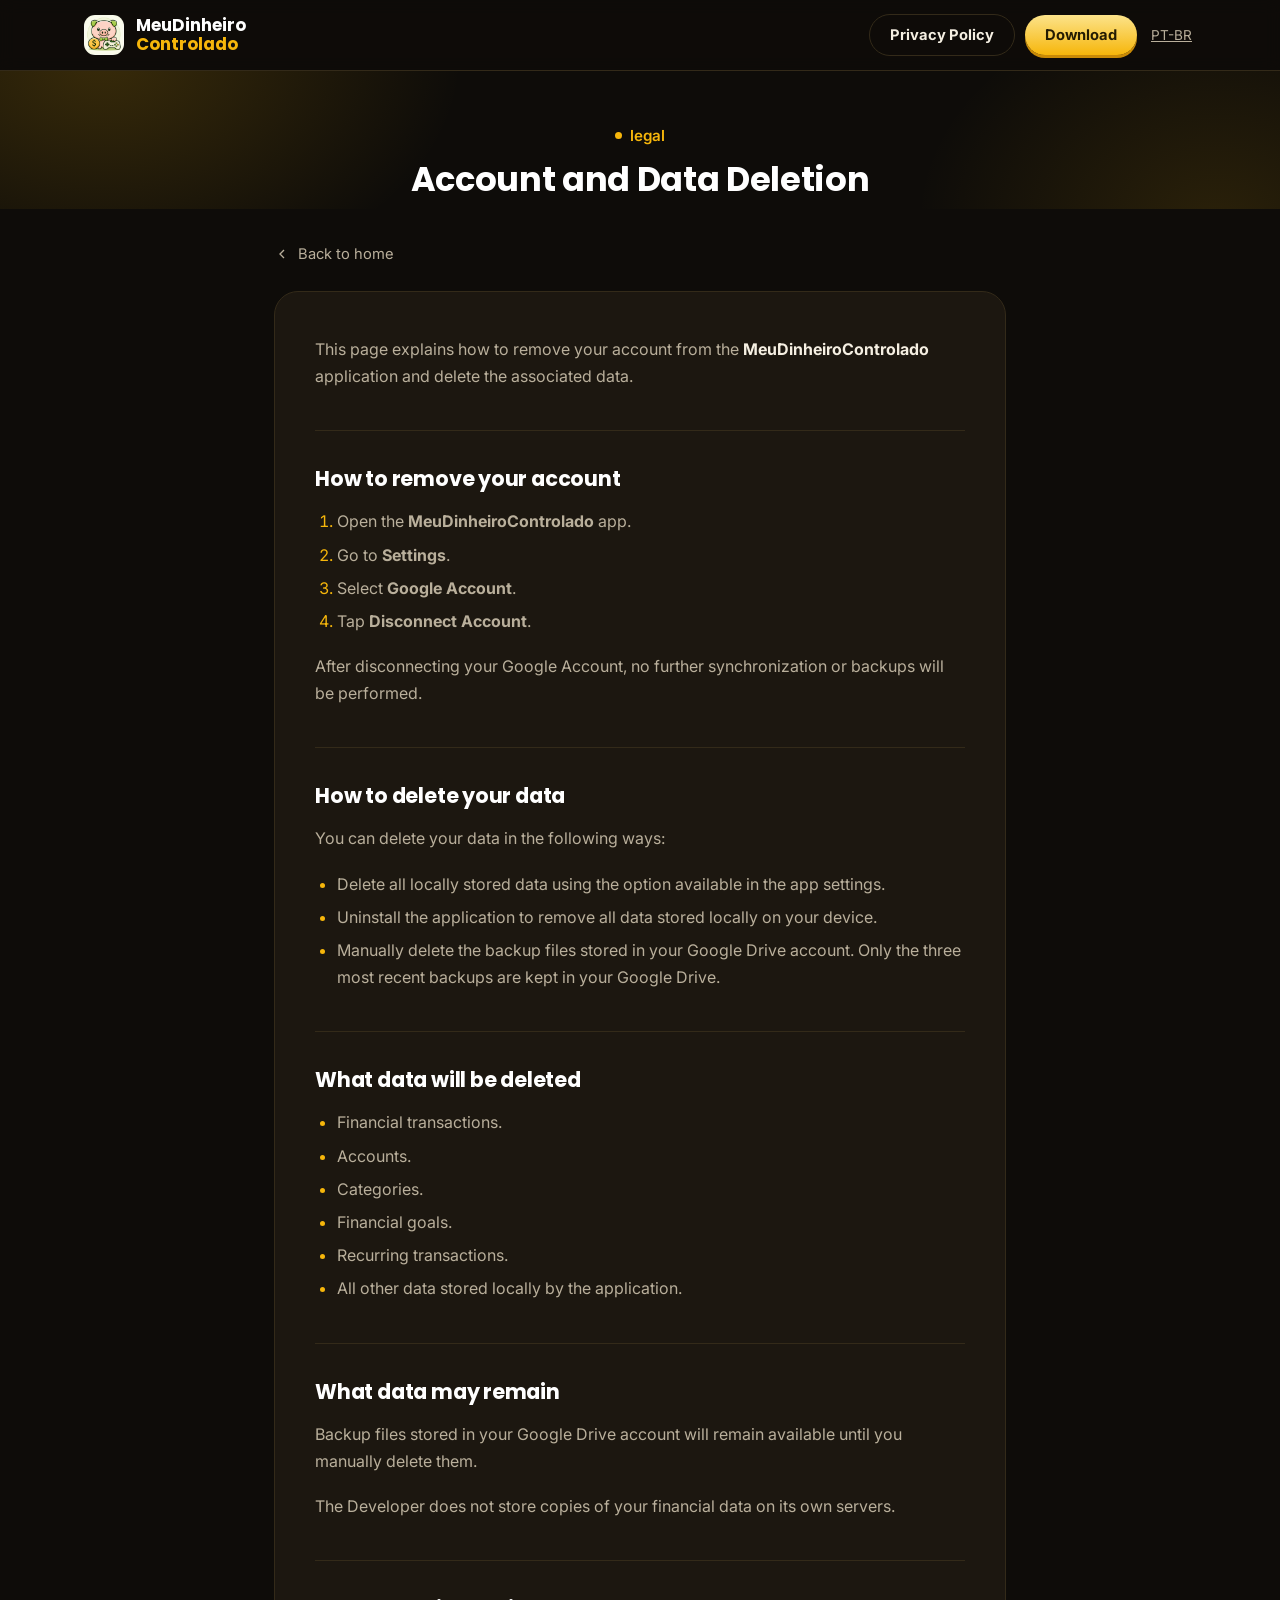
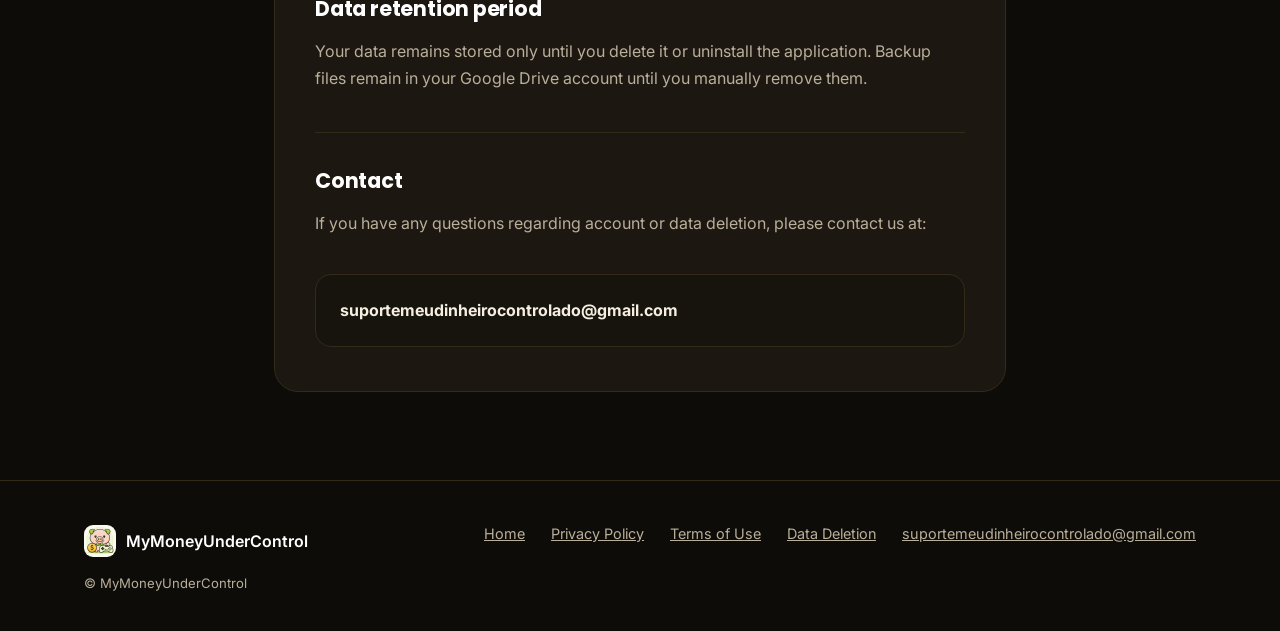
<file: en/data-deletion.html>
<!doctype html>
<html lang="en">
<head>
<meta charset="UTF-8">
<meta name="viewport" content="width=device-width, initial-scale=1.0">
<meta name="description" content="How to remove your account and delete your data in the MyMoneyUnderControl app.">
<meta name="theme-color" content="#0E0C09">
<link rel="canonical" href="https://geovane-andrade.github.io/meudinheirocontrolado-docs/en/data-deletion.html">
<title>Account and Data Deletion — MyMoneyUnderControl</title>
<link rel="preconnect" href="https://fonts.googleapis.com">
<link rel="preconnect" href="https://fonts.gstatic.com" crossorigin>
<link href="https://fonts.googleapis.com/css2?family=Poppins:wght@500;600;700;800&family=Inter:wght@400;500;600;700&display=swap" rel="stylesheet">
<link rel="stylesheet" href="../styles.css">
</head>
<body>

<header>
  <div class="nav">
    <a class="brand" href="index.html">
      <img src="../images/logo.png" alt="Logo MyMoneyUnderControl">
      <div class="brand-text">MeuDinheiro<span>Controlado</span></div>
    </a>
    <div class="nav-actions">
      <a class="nav-cta ghost" href="privacy.html">Privacy Policy</a>
      <a class="nav-cta" href="https://play.google.com/store/apps/details?id=com.gandrade.MeuDinheiroControlado" target="_blank" rel="noopener noreferrer">Download</a>
      <a class="nav-lang" href="../pt-BR/data-deletion.html">PT-BR</a>
    </div>
  </div>
</header>

<main>
  <section class="legal-hero glow-bg">
    <div class="wrap">
      <span class="kicker">legal</span>
      <h1>Account and Data Deletion</h1>
    </div>
  </section>

  <section class="legal-section">
    <div class="legal-wrap">
      <a class="legal-back" href="index.html">
        <svg viewBox="0 0 24 24" fill="none" stroke="currentColor" stroke-width="2"><path d="M15 18l-6-6 6-6"/></svg>
        Back to home
      </a>

      <div class="legal-card">
        <p>This page explains how to remove your account from the <strong>MeuDinheiroControlado</strong> application and delete the associated data.</p>

        <h2>How to remove your account</h2>
        <ol>
          <li>Open the <strong>MeuDinheiroControlado</strong> app.</li>
          <li>Go to <strong>Settings</strong>.</li>
          <li>Select <strong>Google Account</strong>.</li>
          <li>Tap <strong>Disconnect Account</strong>.</li>
        </ol>
        <p>After disconnecting your Google Account, no further synchronization or backups will be performed.</p>

        <h2>How to delete your data</h2>
        <p>You can delete your data in the following ways:</p>
        <ul>
          <li>Delete all locally stored data using the option available in the app settings.</li>
          <li>Uninstall the application to remove all data stored locally on your device.</li>
          <li>Manually delete the backup files stored in your Google Drive account. Only the three most recent backups are kept in your Google Drive.</li>
        </ul>

        <h2>What data will be deleted</h2>
        <ul>
          <li>Financial transactions.</li>
          <li>Accounts.</li>
          <li>Categories.</li>
          <li>Financial goals.</li>
          <li>Recurring transactions.</li>
          <li>All other data stored locally by the application.</li>
        </ul>

        <h2>What data may remain</h2>
        <p>Backup files stored in your Google Drive account will remain available until you manually delete them.</p>
        <p>The Developer does not store copies of your financial data on its own servers.</p>

        <h2>Data retention period</h2>
        <p>Your data remains stored only until you delete it or uninstall the application. Backup files remain in your Google Drive account until you manually remove them.</p>

        <h2>Contact</h2>
        <p>If you have any questions regarding account or data deletion, please contact us at:</p>
        <div class="legal-contact">
          <p><strong>suportemeudinheirocontrolado@gmail.com</strong></p>
        </div>
      </div>
    </div>
  </section>
</main>

<footer>
  <div class="wrap">
    <div class="foot-grid">
      <div class="foot-brand">
        <img src="../images/logo.png" loading="lazy" alt="Logo MyMoneyUnderControl">
        <span class="footer-brand-name">MyMoneyUnderControl</span>
      </div>
      <div class="foot-links">
        <a href="index.html">Home</a>
        <a href="privacy.html">Privacy Policy</a>
        <a href="terms.html">Terms of Use</a>
        <a href="data-deletion.html">Data Deletion</a>
        <a href="mailto:suportemeudinheirocontrolado@gmail.com">suportemeudinheirocontrolado@gmail.com</a>
      </div>
    </div>
    <div class="foot-copy">&copy; MyMoneyUnderControl</div>
  </div>
</footer>

</body>
</html>
</file>
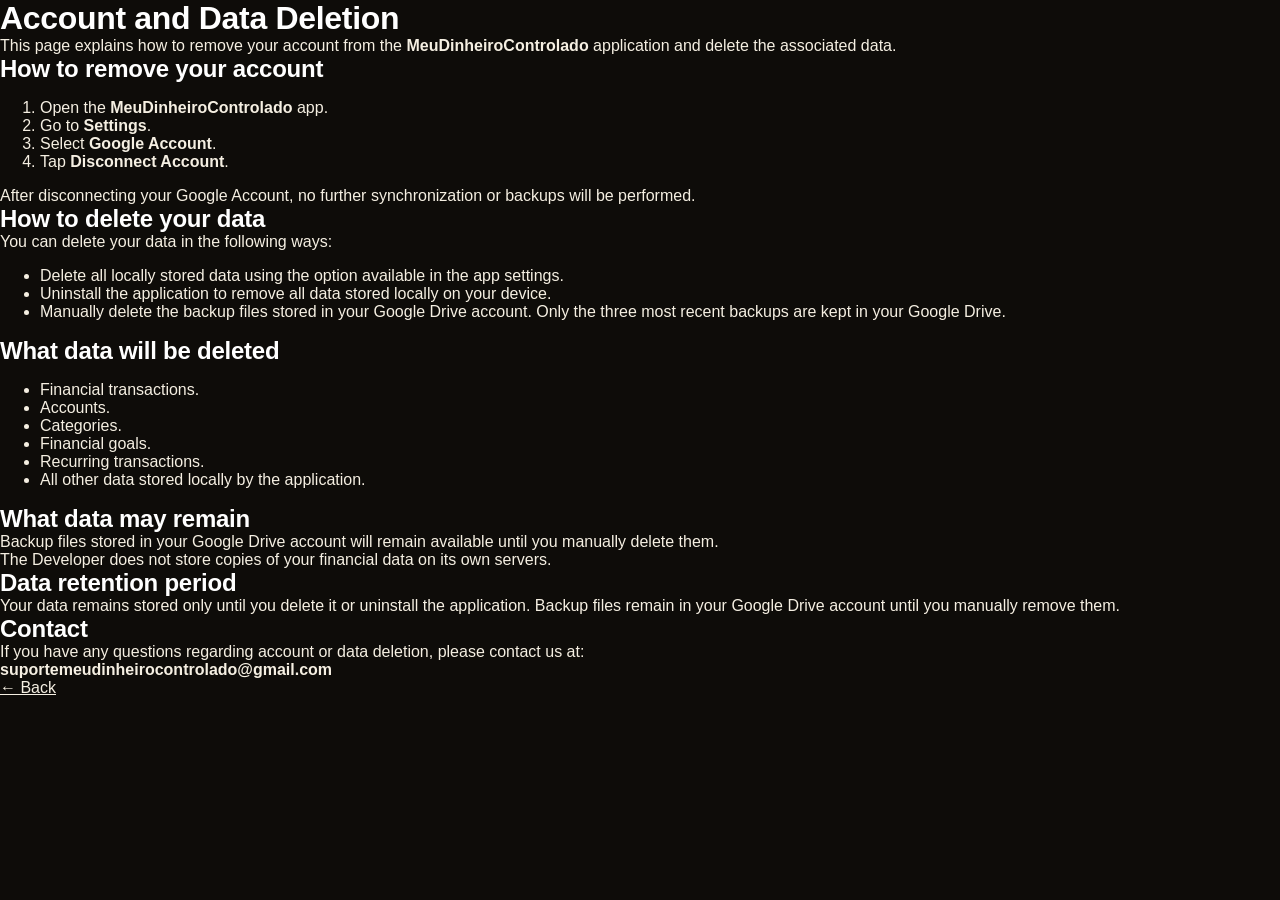
<file: en/delete-account.html>
<!doctype html>
<html lang="en">
  <head>
    <meta charset="UTF-8" />
    <meta name="viewport" content="width=device-width, initial-scale=1.0" />
    <title>Account and Data Deletion - MeuDinheiroControlado</title>
    <link rel="stylesheet" href="../styles.css" />
  </head>
  <body>
    <div class="container">
      <h1>Account and Data Deletion</h1>

      <p>
        This page explains how to remove your account from the
        <strong>MeuDinheiroControlado</strong> application and delete the
        associated data.
      </p>

      <h2>How to remove your account</h2>

      <ol>
        <li>Open the <strong>MeuDinheiroControlado</strong> app.</li>
        <li>Go to <strong>Settings</strong>.</li>
        <li>Select <strong>Google Account</strong>.</li>
        <li>Tap <strong>Disconnect Account</strong>.</li>
      </ol>

      <p>
        After disconnecting your Google Account, no further synchronization or
        backups will be performed.
      </p>

      <h2>How to delete your data</h2>

      <p>You can delete your data in the following ways:</p>

      <ul>
        <li>
          Delete all locally stored data using the option available in the app
          settings.
        </li>
        <li>
          Uninstall the application to remove all data stored locally on your
          device.
        </li>
        <li>
          Manually delete the backup files stored in your Google Drive account.
          Only the three most recent backups are kept in your Google Drive.
        </li>
      </ul>

      <h2>What data will be deleted</h2>

      <ul>
        <li>Financial transactions.</li>
        <li>Accounts.</li>
        <li>Categories.</li>
        <li>Financial goals.</li>
        <li>Recurring transactions.</li>
        <li>All other data stored locally by the application.</li>
      </ul>

      <h2>What data may remain</h2>

      <p>
        Backup files stored in your Google Drive account will remain available
        until you manually delete them.
      </p>

      <p>
        The Developer does not store copies of your financial data on its own
        servers.
      </p>

      <h2>Data retention period</h2>

      <p>
        Your data remains stored only until you delete it or uninstall the
        application. Backup files remain in your Google Drive account until you
        manually remove them.
      </p>

      <h2>Contact</h2>

      <p>
        If you have any questions regarding account or data deletion, please
        contact us at:
      </p>

      <p>
        <strong>suportemeudinheirocontrolado@gmail.com</strong>
      </p>

      <p><a href="index.html">← Back</a></p>
    </div>
  </body>
</html>
</file>
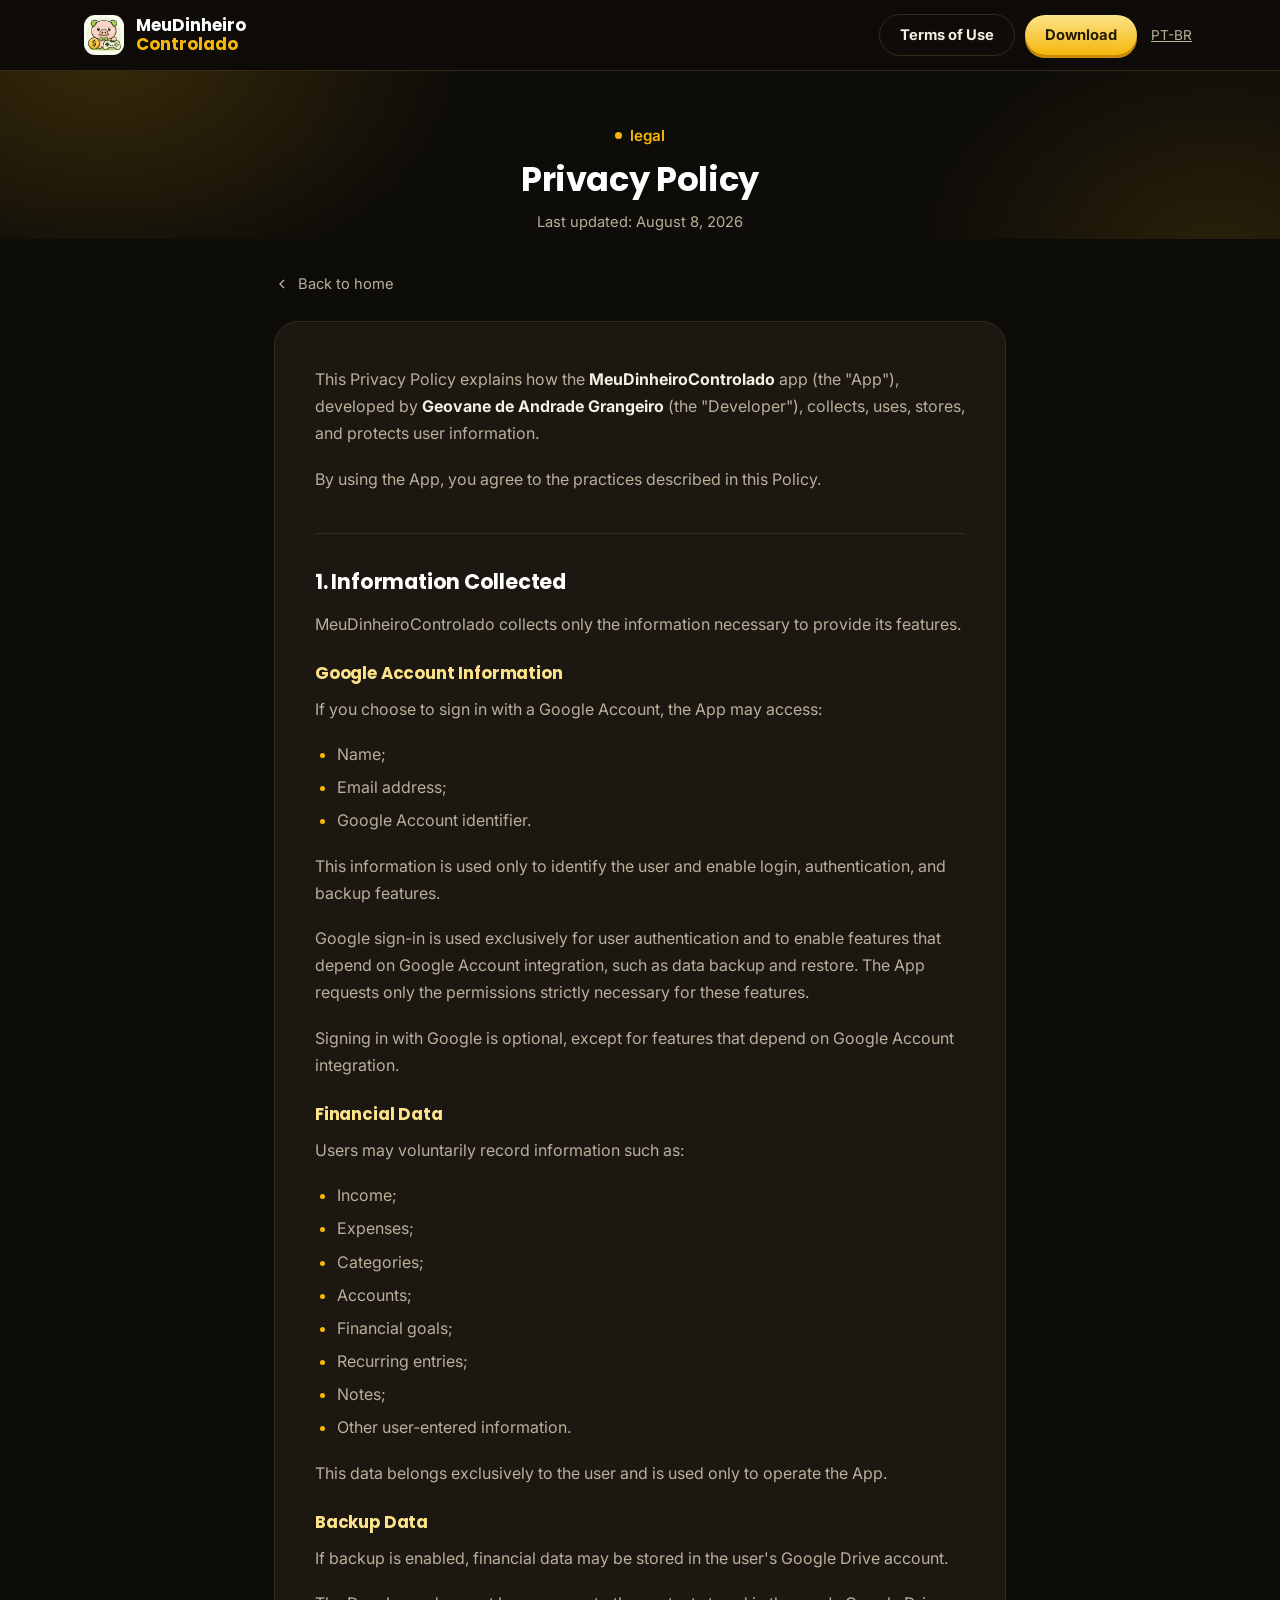
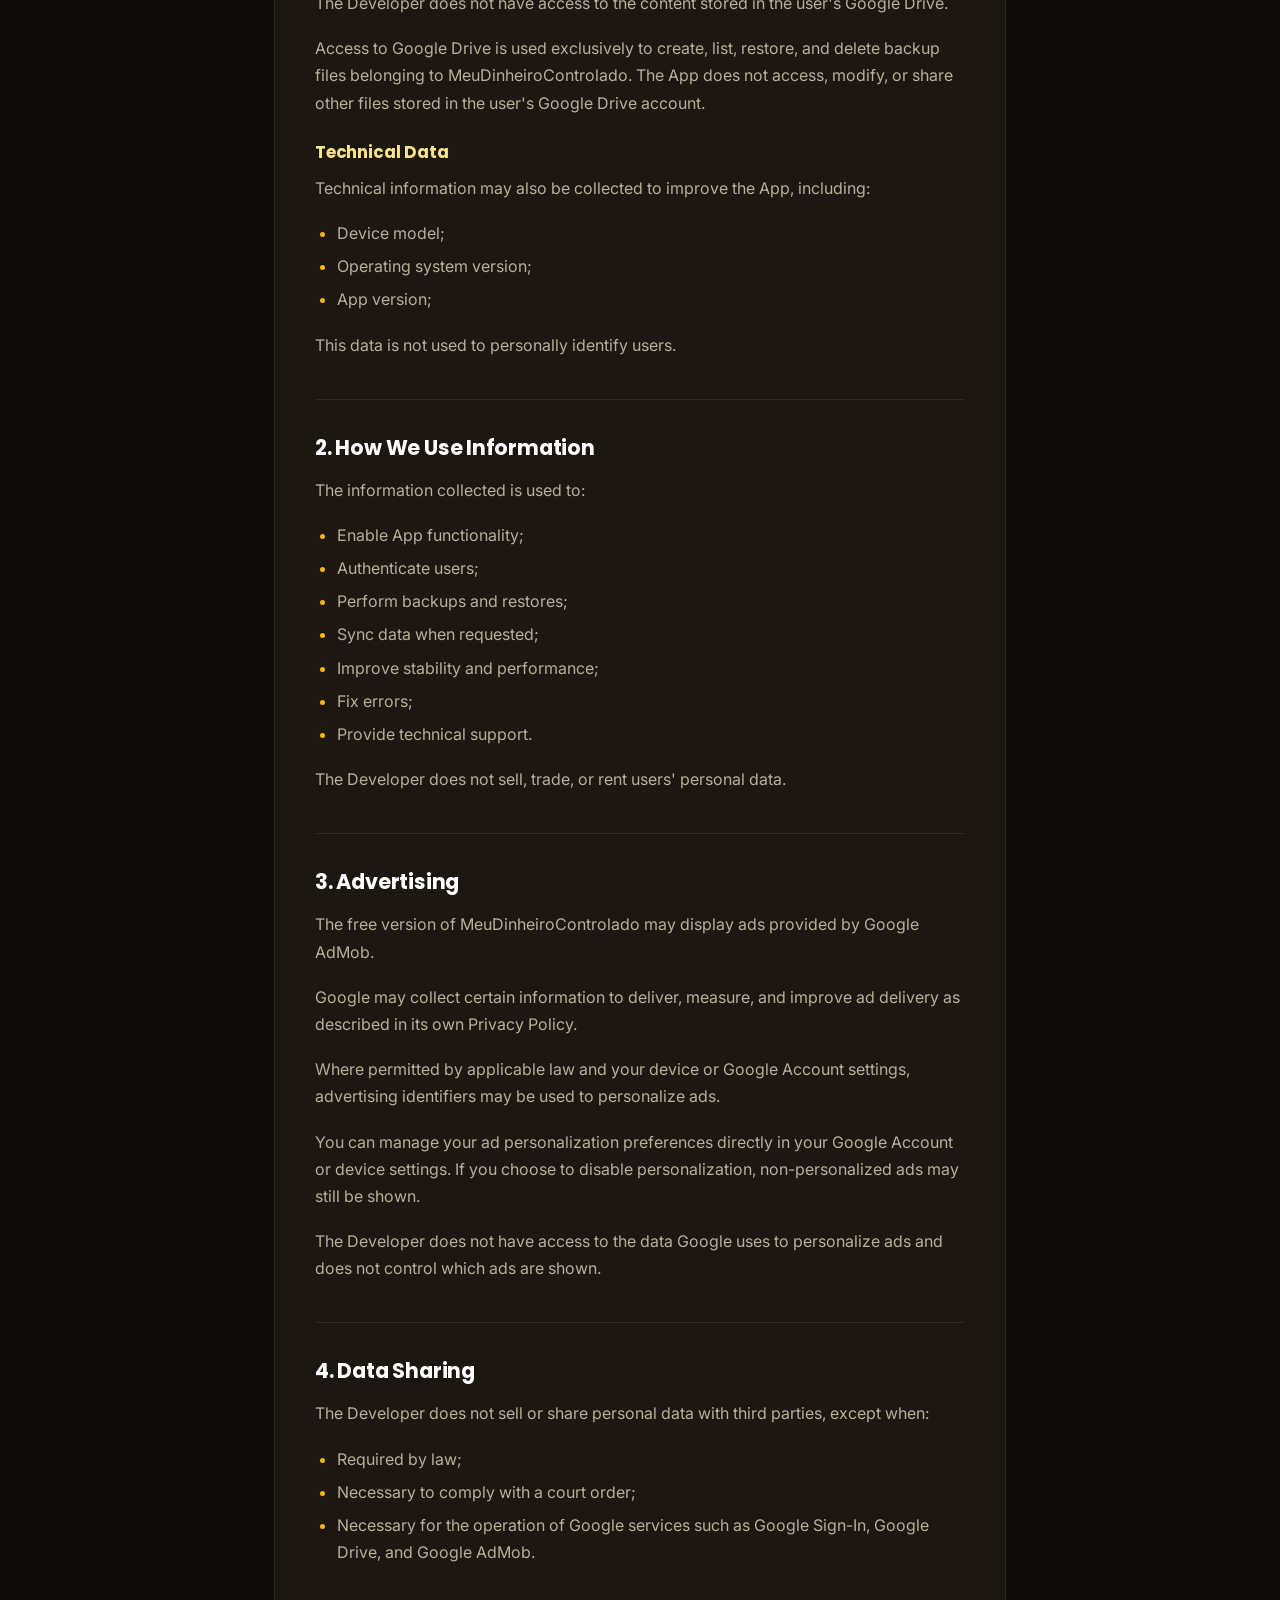
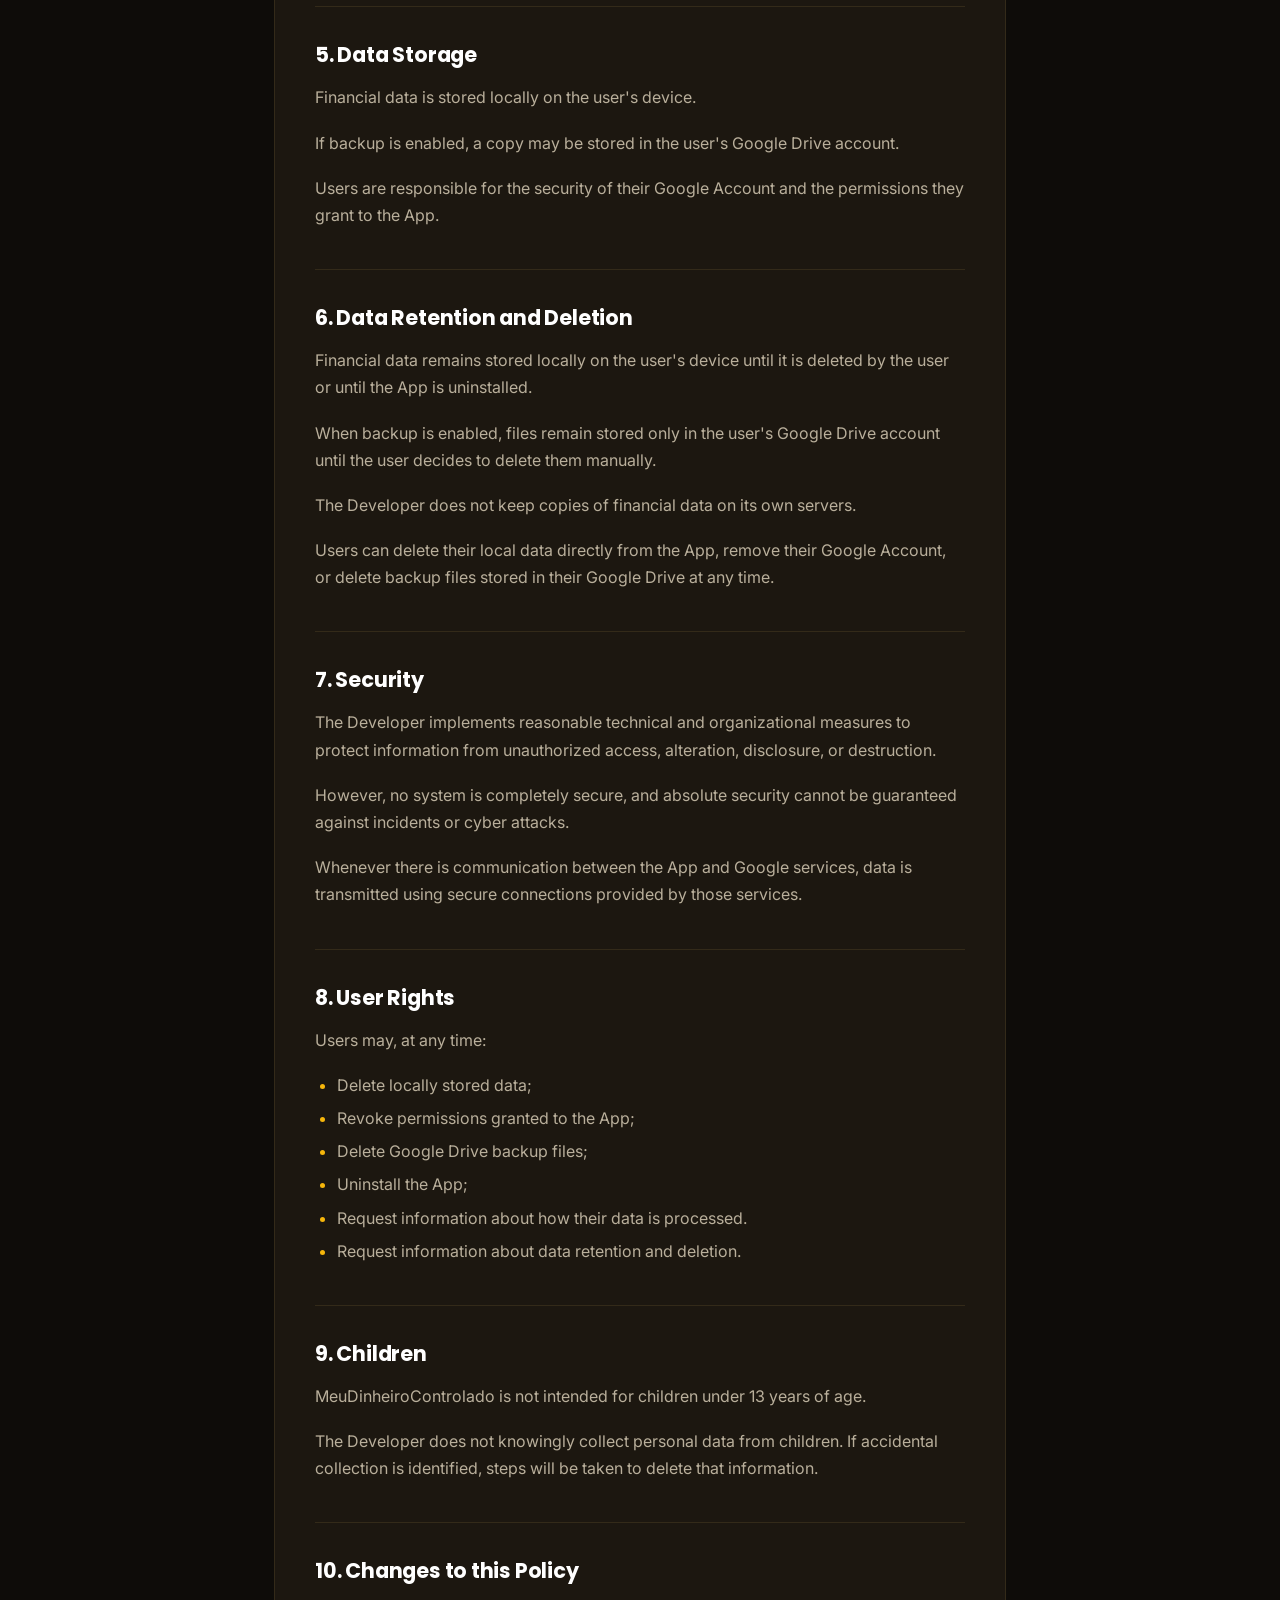
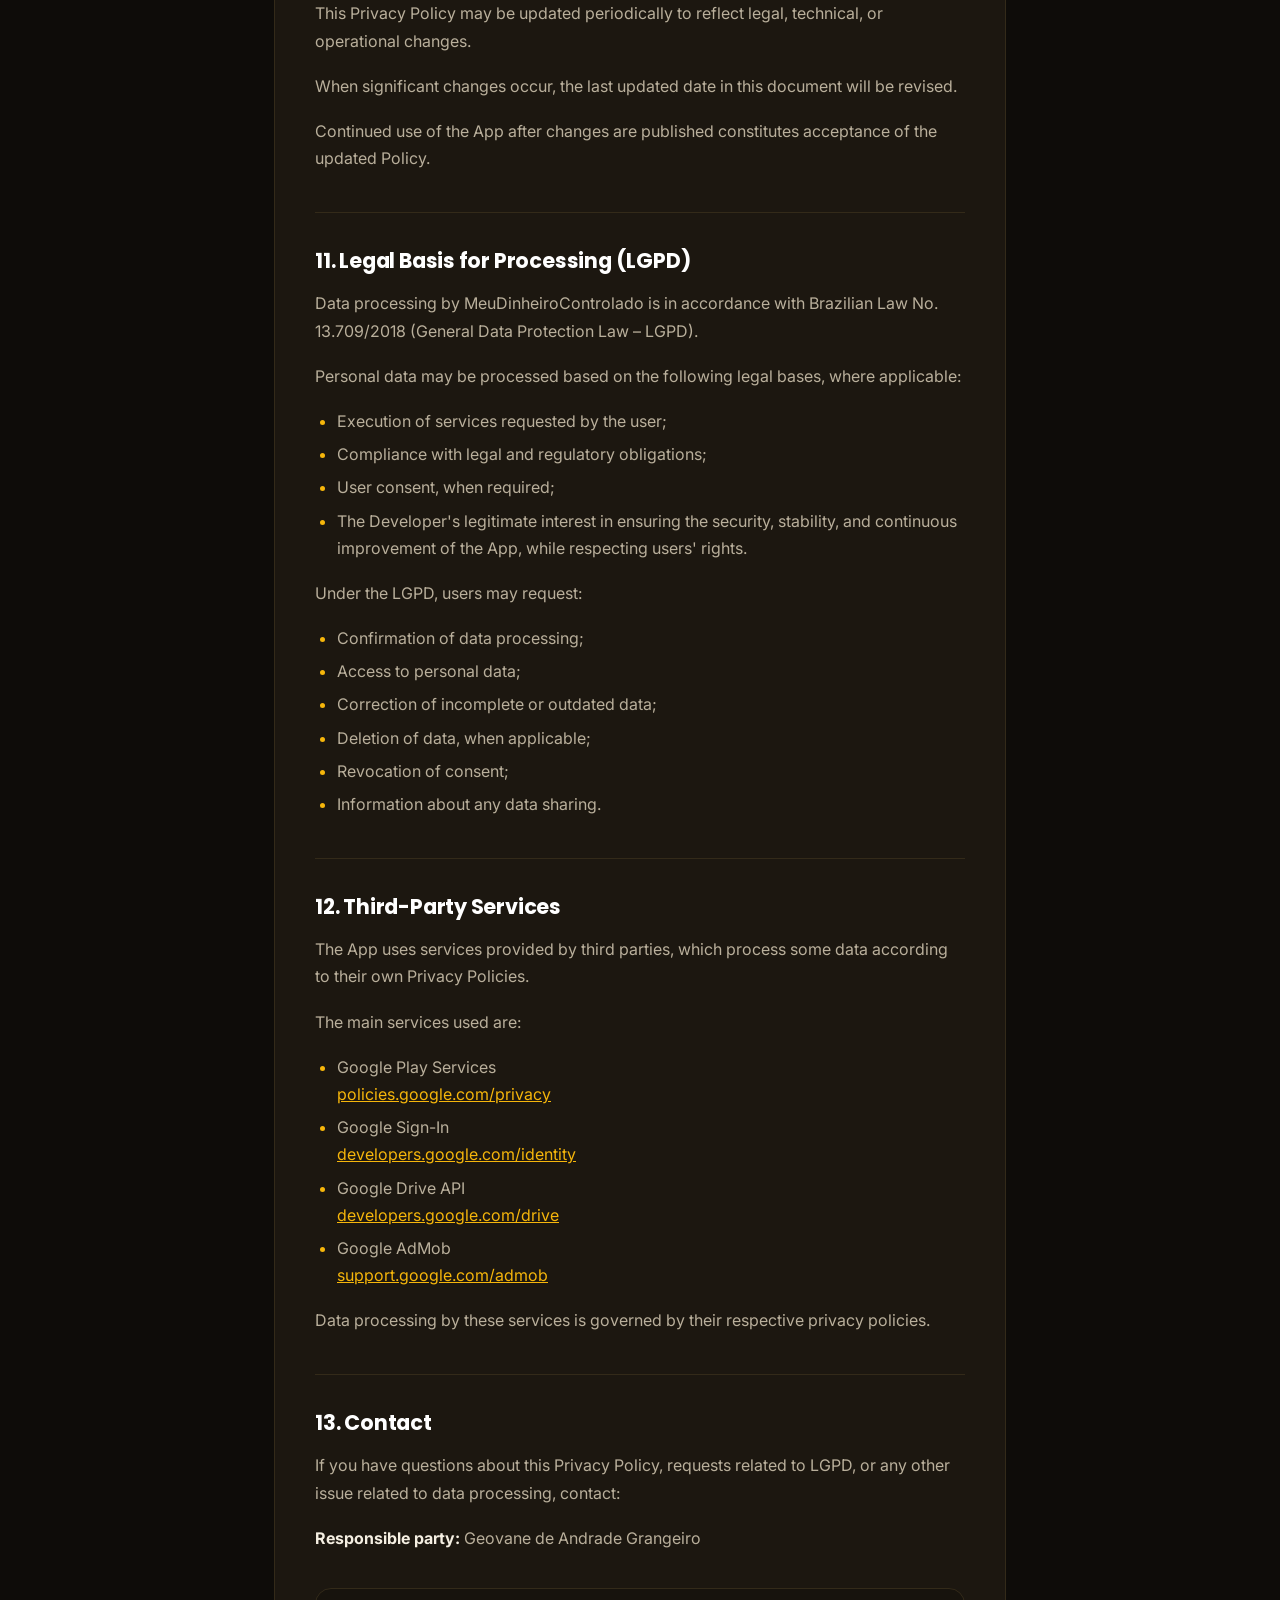
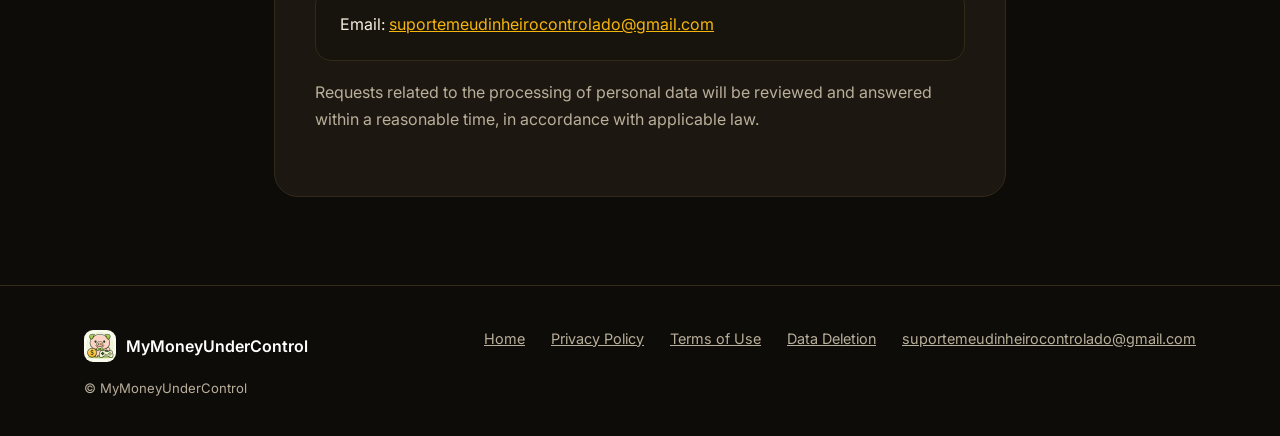
<file: en/privacy.html>
<!doctype html>
<html lang="en">
<head>
<meta charset="UTF-8">
<meta name="viewport" content="width=device-width, initial-scale=1.0">
<meta name="description" content="Official Privacy Policy of the MyMoneyUnderControl app.">
<meta name="theme-color" content="#0E0C09">
<link rel="canonical" href="https://geovane-andrade.github.io/meudinheirocontrolado-docs/en/privacy.html">
<title>Privacy Policy — MyMoneyUnderControl</title>
<link rel="preconnect" href="https://fonts.googleapis.com">
<link rel="preconnect" href="https://fonts.gstatic.com" crossorigin>
<link href="https://fonts.googleapis.com/css2?family=Poppins:wght@500;600;700;800&family=Inter:wght@400;500;600;700&display=swap" rel="stylesheet">
<link rel="stylesheet" href="../styles.css">
</head>
<body>

<header>
  <div class="nav">
    <a class="brand" href="index.html">
      <img src="../images/logo.png" alt="Logo MyMoneyUnderControl">
      <div class="brand-text">MeuDinheiro<span>Controlado</span></div>
    </a>
    <div class="nav-actions">
      <a class="nav-cta ghost" href="terms.html">Terms of Use</a>
      <a class="nav-cta" href="https://play.google.com/store/apps/details?id=com.gandrade.MeuDinheiroControlado" target="_blank" rel="noopener noreferrer">Download</a>
      <a class="nav-lang" href="../pt-BR/privacy.html">PT-BR</a>
    </div>
  </div>
</header>

<main>
  <section class="legal-hero glow-bg">
    <div class="wrap">
      <span class="kicker">legal</span>
      <h1>Privacy Policy</h1>
      <p class="legal-meta">Last updated: August 8, 2026</p>
    </div>
  </section>

  <section class="legal-section">
    <div class="legal-wrap">
      <a class="legal-back" href="index.html">
        <svg viewBox="0 0 24 24" fill="none" stroke="currentColor" stroke-width="2"><path d="M15 18l-6-6 6-6"/></svg>
        Back to home
      </a>

      <div class="legal-card">
        <p>
          This Privacy Policy explains how the <strong>MeuDinheiroControlado</strong> app (the "App"), developed by <strong>Geovane de Andrade Grangeiro</strong> (the "Developer"), collects, uses, stores, and protects user information.
        </p>
        <p>By using the App, you agree to the practices described in this Policy.</p>

        <h2>1. Information Collected</h2>
        <p>MeuDinheiroControlado collects only the information necessary to provide its features.</p>

        <h3>Google Account Information</h3>
        <p>If you choose to sign in with a Google Account, the App may access:</p>
        <ul>
          <li>Name;</li>
          <li>Email address;</li>
          <li>Google Account identifier.</li>
        </ul>
        <p>This information is used only to identify the user and enable login, authentication, and backup features.</p>
        <p>Google sign-in is used exclusively for user authentication and to enable features that depend on Google Account integration, such as data backup and restore. The App requests only the permissions strictly necessary for these features.</p>
        <p>Signing in with Google is optional, except for features that depend on Google Account integration.</p>

        <h3>Financial Data</h3>
        <p>Users may voluntarily record information such as:</p>
        <ul>
          <li>Income;</li>
          <li>Expenses;</li>
          <li>Categories;</li>
          <li>Accounts;</li>
          <li>Financial goals;</li>
          <li>Recurring entries;</li>
          <li>Notes;</li>
          <li>Other user-entered information.</li>
        </ul>
        <p>This data belongs exclusively to the user and is used only to operate the App.</p>

        <h3>Backup Data</h3>
        <p>If backup is enabled, financial data may be stored in the user's Google Drive account.</p>
        <p>The Developer does not have access to the content stored in the user's Google Drive.</p>
        <p>Access to Google Drive is used exclusively to create, list, restore, and delete backup files belonging to MeuDinheiroControlado. The App does not access, modify, or share other files stored in the user's Google Drive account.</p>

        <h3>Technical Data</h3>
        <p>Technical information may also be collected to improve the App, including:</p>
        <ul>
          <li>Device model;</li>
          <li>Operating system version;</li>
          <li>App version;</li>
        </ul>
        <p>This data is not used to personally identify users.</p>

        <h2>2. How We Use Information</h2>
        <p>The information collected is used to:</p>
        <ul>
          <li>Enable App functionality;</li>
          <li>Authenticate users;</li>
          <li>Perform backups and restores;</li>
          <li>Sync data when requested;</li>
          <li>Improve stability and performance;</li>
          <li>Fix errors;</li>
          <li>Provide technical support.</li>
        </ul>
        <p>The Developer does not sell, trade, or rent users' personal data.</p>

        <h2>3. Advertising</h2>
        <p>The free version of MeuDinheiroControlado may display ads provided by Google AdMob.</p>
        <p>Google may collect certain information to deliver, measure, and improve ad delivery as described in its own Privacy Policy.</p>
        <p>Where permitted by applicable law and your device or Google Account settings, advertising identifiers may be used to personalize ads.</p>
        <p>You can manage your ad personalization preferences directly in your Google Account or device settings. If you choose to disable personalization, non-personalized ads may still be shown.</p>
        <p>The Developer does not have access to the data Google uses to personalize ads and does not control which ads are shown.</p>

        <h2>4. Data Sharing</h2>
        <p>The Developer does not sell or share personal data with third parties, except when:</p>
        <ul>
          <li>Required by law;</li>
          <li>Necessary to comply with a court order;</li>
          <li>Necessary for the operation of Google services such as Google Sign-In, Google Drive, and Google AdMob.</li>
        </ul>

        <h2>5. Data Storage</h2>
        <p>Financial data is stored locally on the user's device.</p>
        <p>If backup is enabled, a copy may be stored in the user's Google Drive account.</p>
        <p>Users are responsible for the security of their Google Account and the permissions they grant to the App.</p>

        <h2>6. Data Retention and Deletion</h2>
        <p>Financial data remains stored locally on the user's device until it is deleted by the user or until the App is uninstalled.</p>
        <p>When backup is enabled, files remain stored only in the user's Google Drive account until the user decides to delete them manually.</p>
        <p>The Developer does not keep copies of financial data on its own servers.</p>
        <p>Users can delete their local data directly from the App, remove their Google Account, or delete backup files stored in their Google Drive at any time.</p>

        <h2>7. Security</h2>
        <p>The Developer implements reasonable technical and organizational measures to protect information from unauthorized access, alteration, disclosure, or destruction.</p>
        <p>However, no system is completely secure, and absolute security cannot be guaranteed against incidents or cyber attacks.</p>
        <p>Whenever there is communication between the App and Google services, data is transmitted using secure connections provided by those services.</p>

        <h2>8. User Rights</h2>
        <p>Users may, at any time:</p>
        <ul>
          <li>Delete locally stored data;</li>
          <li>Revoke permissions granted to the App;</li>
          <li>Delete Google Drive backup files;</li>
          <li>Uninstall the App;</li>
          <li>Request information about how their data is processed.</li>
          <li>Request information about data retention and deletion.</li>
        </ul>

        <h2>9. Children</h2>
        <p>MeuDinheiroControlado is not intended for children under 13 years of age.</p>
        <p>The Developer does not knowingly collect personal data from children. If accidental collection is identified, steps will be taken to delete that information.</p>

        <h2>10. Changes to this Policy</h2>
        <p>This Privacy Policy may be updated periodically to reflect legal, technical, or operational changes.</p>
        <p>When significant changes occur, the last updated date in this document will be revised.</p>
        <p>Continued use of the App after changes are published constitutes acceptance of the updated Policy.</p>

        <h2>11. Legal Basis for Processing (LGPD)</h2>
        <p>Data processing by MeuDinheiroControlado is in accordance with Brazilian Law No. 13.709/2018 (General Data Protection Law – LGPD).</p>
        <p>Personal data may be processed based on the following legal bases, where applicable:</p>
        <ul>
          <li>Execution of services requested by the user;</li>
          <li>Compliance with legal and regulatory obligations;</li>
          <li>User consent, when required;</li>
          <li>The Developer's legitimate interest in ensuring the security, stability, and continuous improvement of the App, while respecting users' rights.</li>
        </ul>
        <p>Under the LGPD, users may request:</p>
        <ul>
          <li>Confirmation of data processing;</li>
          <li>Access to personal data;</li>
          <li>Correction of incomplete or outdated data;</li>
          <li>Deletion of data, when applicable;</li>
          <li>Revocation of consent;</li>
          <li>Information about any data sharing.</li>
        </ul>

        <h2>12. Third-Party Services</h2>
        <p>The App uses services provided by third parties, which process some data according to their own Privacy Policies.</p>
        <p>The main services used are:</p>
        <ul>
          <li>Google Play Services<br><a href="https://policies.google.com/privacy" target="_blank" rel="noopener noreferrer">policies.google.com/privacy</a></li>
          <li>Google Sign-In<br><a href="https://developers.google.com/identity" target="_blank" rel="noopener noreferrer">developers.google.com/identity</a></li>
          <li>Google Drive API<br><a href="https://developers.google.com/drive" target="_blank" rel="noopener noreferrer">developers.google.com/drive</a></li>
          <li>Google AdMob<br><a href="https://support.google.com/admob" target="_blank" rel="noopener noreferrer">support.google.com/admob</a></li>
        </ul>
        <p>Data processing by these services is governed by their respective privacy policies.</p>

        <h2>13. Contact</h2>
        <p>If you have questions about this Privacy Policy, requests related to LGPD, or any other issue related to data processing, contact:</p>
        <p><strong>Responsible party:</strong> Geovane de Andrade Grangeiro</p>
        <div class="legal-contact">
          <p>Email: <a href="mailto:suportemeudinheirocontrolado@gmail.com">suportemeudinheirocontrolado@gmail.com</a></p>
        </div>
        <p style="margin-top:18px;">Requests related to the processing of personal data will be reviewed and answered within a reasonable time, in accordance with applicable law.</p>
      </div>
    </div>
  </section>
</main>

<footer>
  <div class="wrap">
    <div class="foot-grid">
      <div class="foot-brand">
        <img src="../images/logo.png" loading="lazy" alt="Logo MyMoneyUnderControl">
        <span class="footer-brand-name">MyMoneyUnderControl</span>
      </div>
      <div class="foot-links">
        <a href="index.html">Home</a>
        <a href="privacy.html">Privacy Policy</a>
        <a href="terms.html">Terms of Use</a>
        <a href="data-deletion.html">Data Deletion</a>
        <a href="mailto:suportemeudinheirocontrolado@gmail.com">suportemeudinheirocontrolado@gmail.com</a>
      </div>
    </div>
    <div class="foot-copy">&copy; MyMoneyUnderControl</div>
  </div>
</footer>

</body>
</html>
</file>
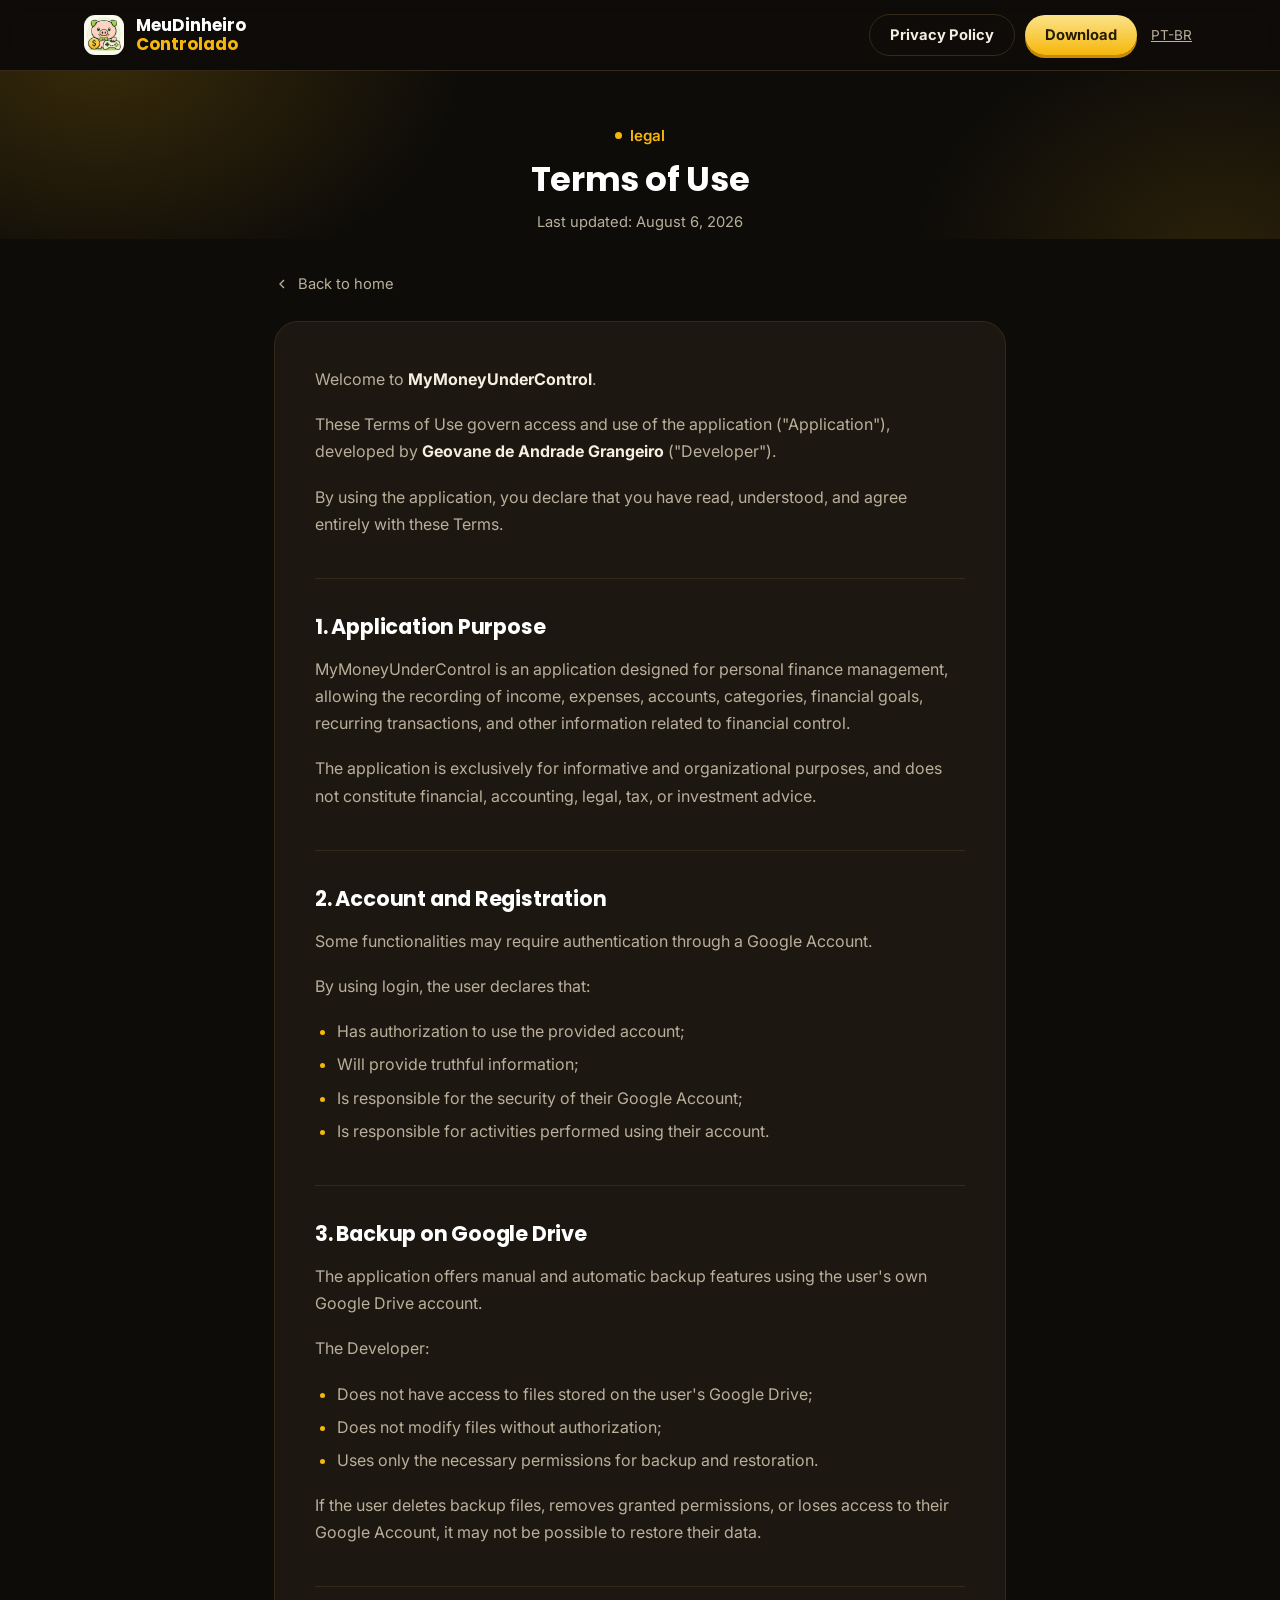
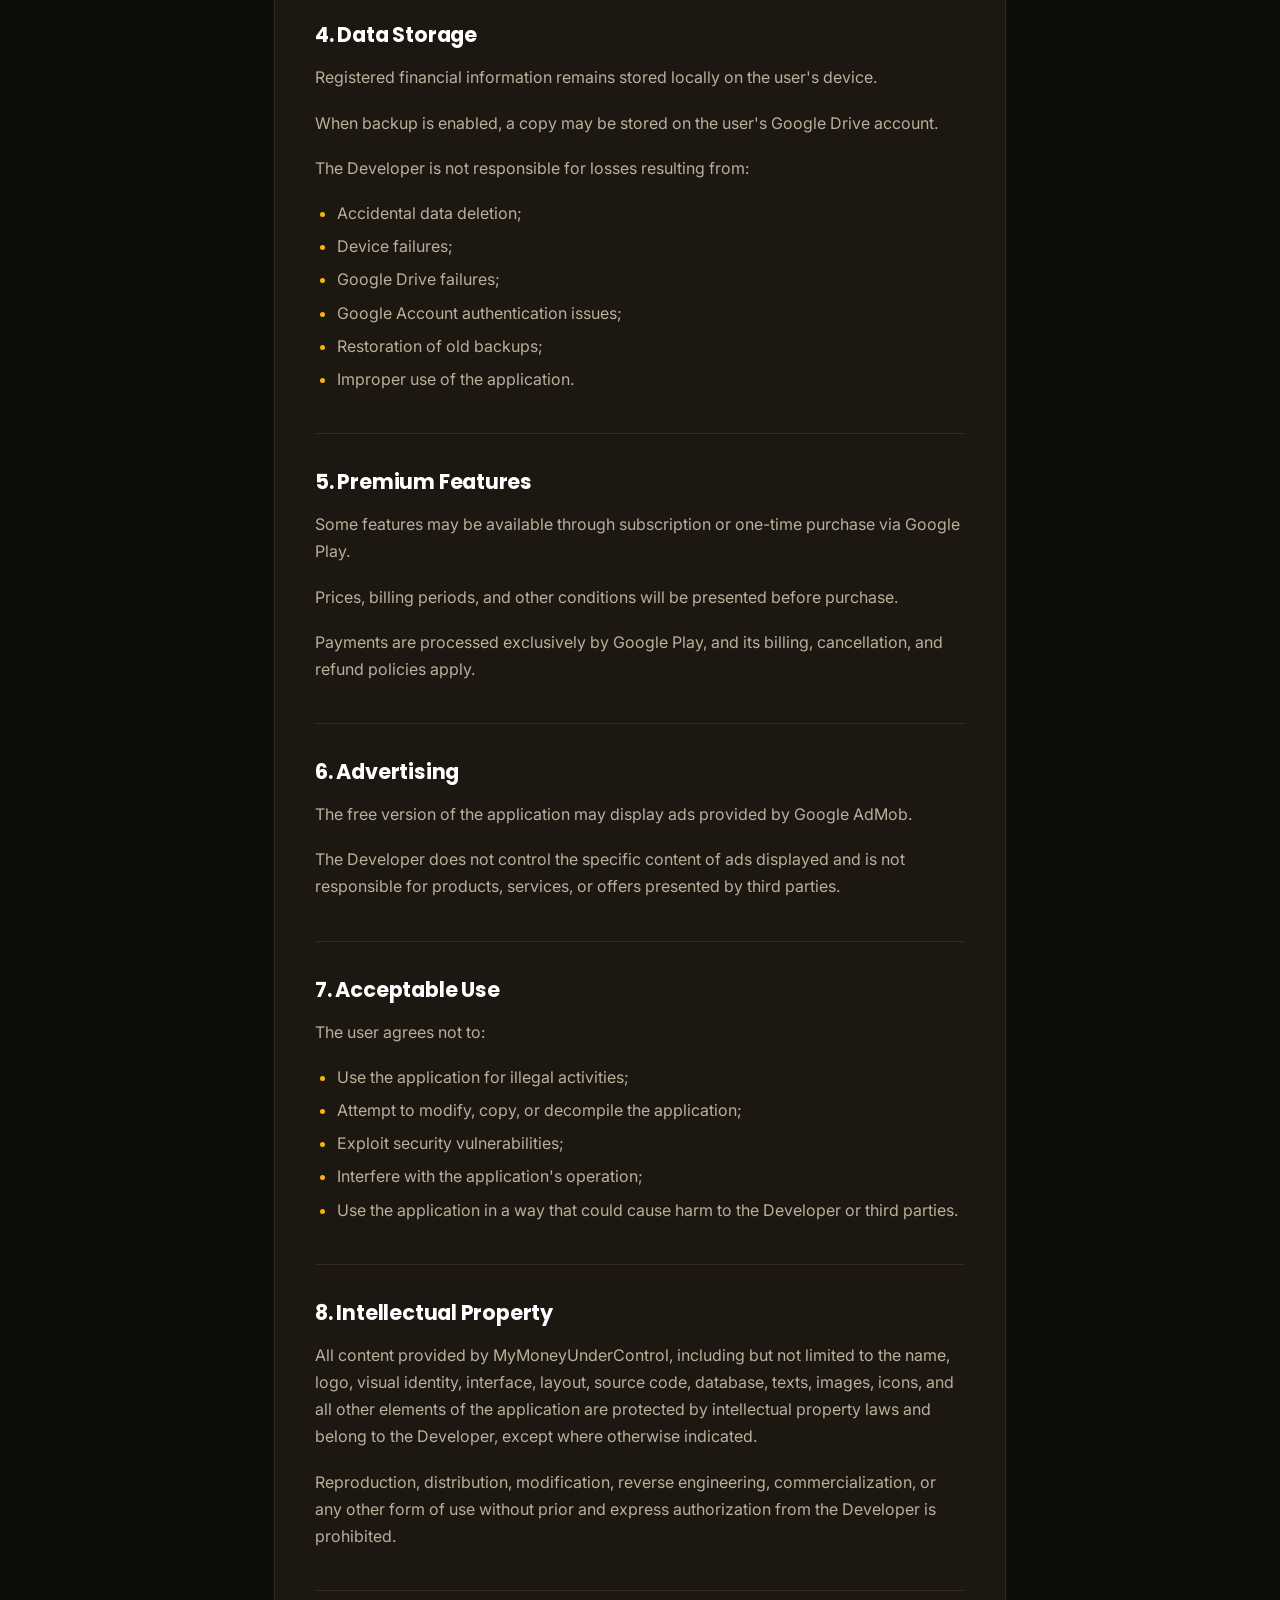
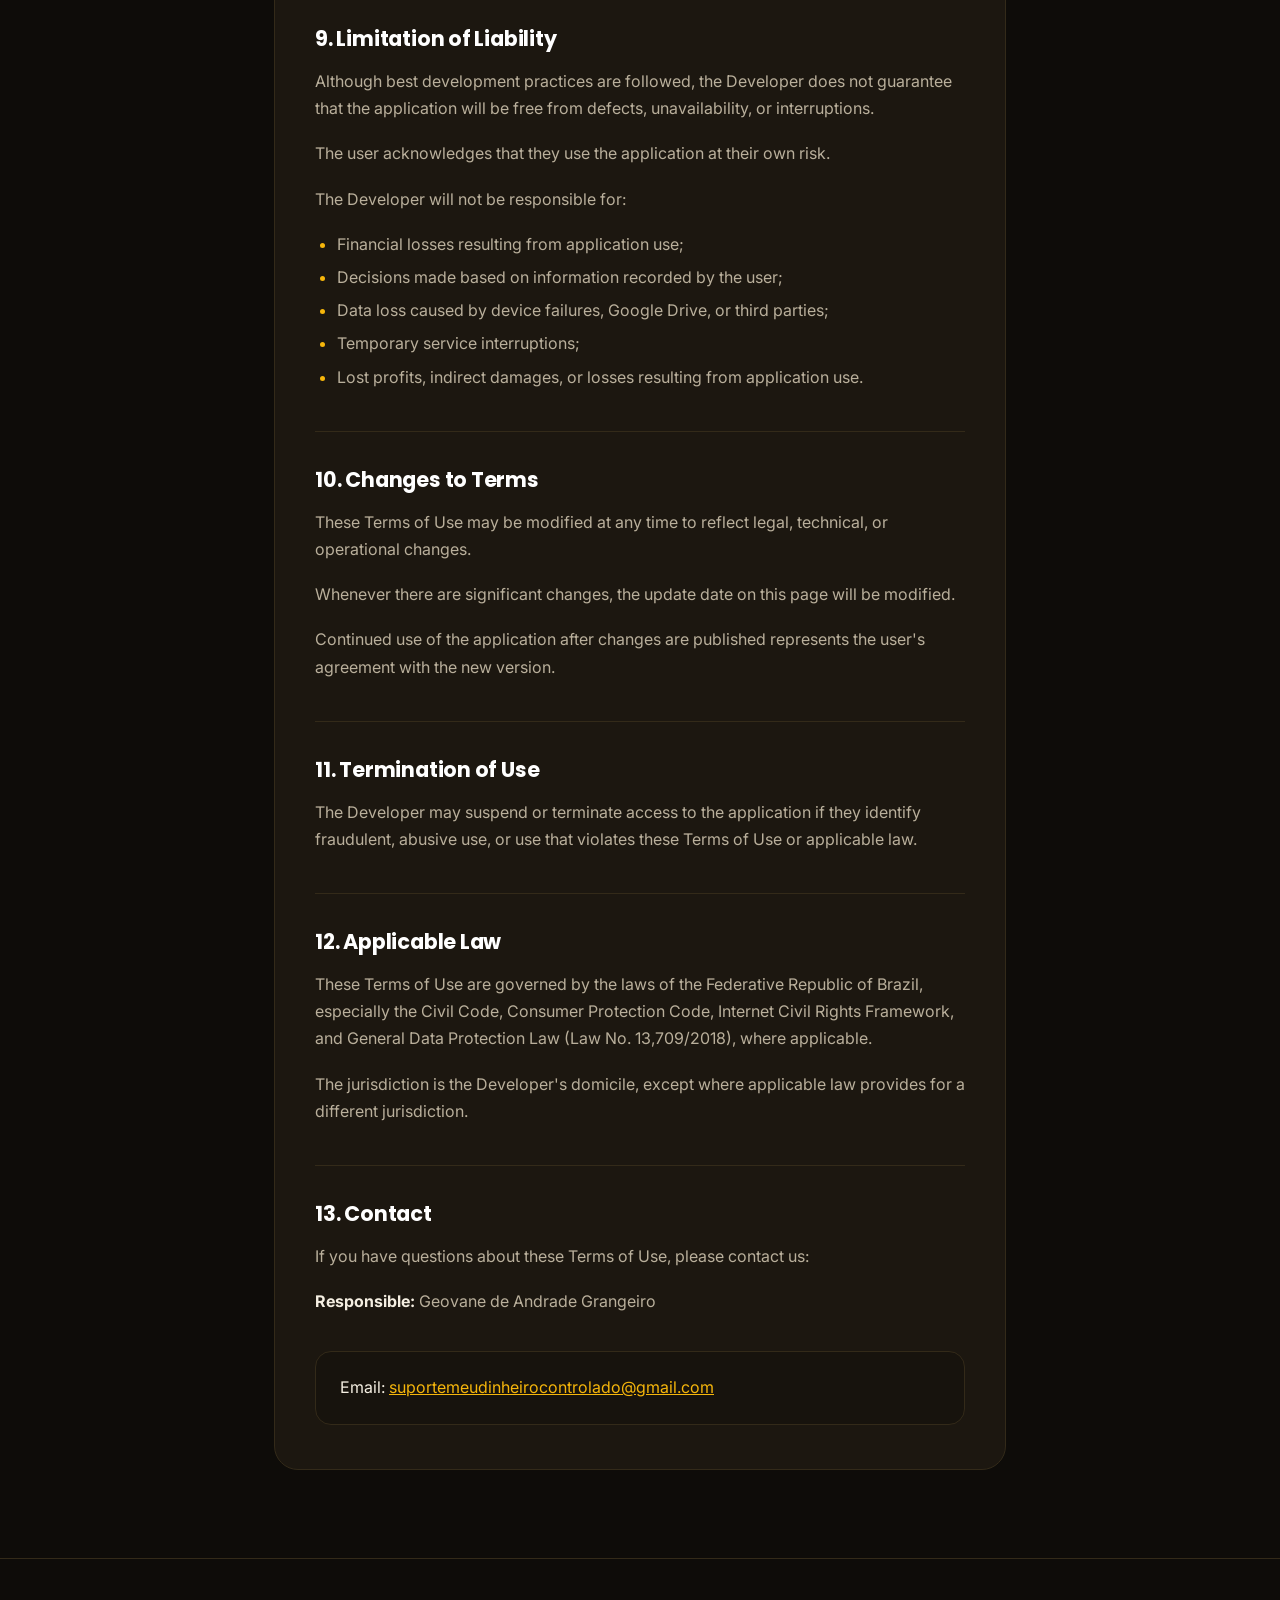
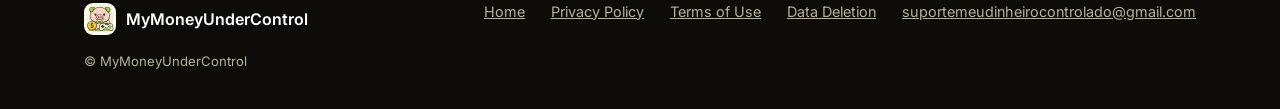
<file: en/terms.html>
<!doctype html>
<html lang="en">
<head>
<meta charset="UTF-8">
<meta name="viewport" content="width=device-width, initial-scale=1.0">
<meta name="description" content="Official Terms of Use for the MyMoneyUnderControl application.">
<meta name="theme-color" content="#0E0C09">
<link rel="canonical" href="https://geovane-andrade.github.io/meudinheirocontrolado-docs/en/terms.html">
<title>Terms of Use — MyMoneyUnderControl</title>
<link rel="preconnect" href="https://fonts.googleapis.com">
<link rel="preconnect" href="https://fonts.gstatic.com" crossorigin>
<link href="https://fonts.googleapis.com/css2?family=Poppins:wght@500;600;700;800&family=Inter:wght@400;500;600;700&display=swap" rel="stylesheet">
<link rel="stylesheet" href="../styles.css">
</head>
<body>

<header>
  <div class="nav">
    <a class="brand" href="index.html">
      <img src="../images/logo.png" alt="Logo MyMoneyUnderControl">
      <div class="brand-text">MeuDinheiro<span>Controlado</span></div>
    </a>
    <div class="nav-actions">
      <a class="nav-cta ghost" href="privacy.html">Privacy Policy</a>
      <a class="nav-cta" href="https://play.google.com/store/apps/details?id=com.gandrade.MeuDinheiroControlado" target="_blank" rel="noopener noreferrer">Download</a>
      <a class="nav-lang" href="../pt-BR/terms.html">PT-BR</a>
    </div>
  </div>
</header>

<main>
  <section class="legal-hero glow-bg">
    <div class="wrap">
      <span class="kicker">legal</span>
      <h1>Terms of Use</h1>
      <p class="legal-meta">Last updated: August 6, 2026</p>
    </div>
  </section>

  <section class="legal-section">
    <div class="legal-wrap">
      <a class="legal-back" href="index.html">
        <svg viewBox="0 0 24 24" fill="none" stroke="currentColor" stroke-width="2"><path d="M15 18l-6-6 6-6"/></svg>
        Back to home
      </a>

      <div class="legal-card">
        <p>Welcome to <strong>MyMoneyUnderControl</strong>.</p>
        <p>These Terms of Use govern access and use of the application ("Application"), developed by <strong>Geovane de Andrade Grangeiro</strong> ("Developer").</p>
        <p>By using the application, you declare that you have read, understood, and agree entirely with these Terms.</p>

        <h2>1. Application Purpose</h2>
        <p>MyMoneyUnderControl is an application designed for personal finance management, allowing the recording of income, expenses, accounts, categories, financial goals, recurring transactions, and other information related to financial control.</p>
        <p>The application is exclusively for informative and organizational purposes, and does not constitute financial, accounting, legal, tax, or investment advice.</p>

        <h2>2. Account and Registration</h2>
        <p>Some functionalities may require authentication through a Google Account.</p>
        <p>By using login, the user declares that:</p>
        <ul>
          <li>Has authorization to use the provided account;</li>
          <li>Will provide truthful information;</li>
          <li>Is responsible for the security of their Google Account;</li>
          <li>Is responsible for activities performed using their account.</li>
        </ul>

        <h2>3. Backup on Google Drive</h2>
        <p>The application offers manual and automatic backup features using the user's own Google Drive account.</p>
        <p>The Developer:</p>
        <ul>
          <li>Does not have access to files stored on the user's Google Drive;</li>
          <li>Does not modify files without authorization;</li>
          <li>Uses only the necessary permissions for backup and restoration.</li>
        </ul>
        <p>If the user deletes backup files, removes granted permissions, or loses access to their Google Account, it may not be possible to restore their data.</p>

        <h2>4. Data Storage</h2>
        <p>Registered financial information remains stored locally on the user's device.</p>
        <p>When backup is enabled, a copy may be stored on the user's Google Drive account.</p>
        <p>The Developer is not responsible for losses resulting from:</p>
        <ul>
          <li>Accidental data deletion;</li>
          <li>Device failures;</li>
          <li>Google Drive failures;</li>
          <li>Google Account authentication issues;</li>
          <li>Restoration of old backups;</li>
          <li>Improper use of the application.</li>
        </ul>

        <h2>5. Premium Features</h2>
        <p>Some features may be available through subscription or one-time purchase via Google Play.</p>
        <p>Prices, billing periods, and other conditions will be presented before purchase.</p>
        <p>Payments are processed exclusively by Google Play, and its billing, cancellation, and refund policies apply.</p>

        <h2>6. Advertising</h2>
        <p>The free version of the application may display ads provided by Google AdMob.</p>
        <p>The Developer does not control the specific content of ads displayed and is not responsible for products, services, or offers presented by third parties.</p>

        <h2>7. Acceptable Use</h2>
        <p>The user agrees not to:</p>
        <ul>
          <li>Use the application for illegal activities;</li>
          <li>Attempt to modify, copy, or decompile the application;</li>
          <li>Exploit security vulnerabilities;</li>
          <li>Interfere with the application's operation;</li>
          <li>Use the application in a way that could cause harm to the Developer or third parties.</li>
        </ul>

        <h2>8. Intellectual Property</h2>
        <p>All content provided by MyMoneyUnderControl, including but not limited to the name, logo, visual identity, interface, layout, source code, database, texts, images, icons, and all other elements of the application are protected by intellectual property laws and belong to the Developer, except where otherwise indicated.</p>
        <p>Reproduction, distribution, modification, reverse engineering, commercialization, or any other form of use without prior and express authorization from the Developer is prohibited.</p>

        <h2>9. Limitation of Liability</h2>
        <p>Although best development practices are followed, the Developer does not guarantee that the application will be free from defects, unavailability, or interruptions.</p>
        <p>The user acknowledges that they use the application at their own risk.</p>
        <p>The Developer will not be responsible for:</p>
        <ul>
          <li>Financial losses resulting from application use;</li>
          <li>Decisions made based on information recorded by the user;</li>
          <li>Data loss caused by device failures, Google Drive, or third parties;</li>
          <li>Temporary service interruptions;</li>
          <li>Lost profits, indirect damages, or losses resulting from application use.</li>
        </ul>

        <h2>10. Changes to Terms</h2>
        <p>These Terms of Use may be modified at any time to reflect legal, technical, or operational changes.</p>
        <p>Whenever there are significant changes, the update date on this page will be modified.</p>
        <p>Continued use of the application after changes are published represents the user's agreement with the new version.</p>

        <h2>11. Termination of Use</h2>
        <p>The Developer may suspend or terminate access to the application if they identify fraudulent, abusive use, or use that violates these Terms of Use or applicable law.</p>

        <h2>12. Applicable Law</h2>
        <p>These Terms of Use are governed by the laws of the Federative Republic of Brazil, especially the Civil Code, Consumer Protection Code, Internet Civil Rights Framework, and General Data Protection Law (Law No. 13,709/2018), where applicable.</p>
        <p>The jurisdiction is the Developer's domicile, except where applicable law provides for a different jurisdiction.</p>

        <h2>13. Contact</h2>
        <p>If you have questions about these Terms of Use, please contact us:</p>
        <p><strong>Responsible:</strong> Geovane de Andrade Grangeiro</p>
        <div class="legal-contact">
          <p>Email: <a href="mailto:suportemeudinheirocontrolado@gmail.com">suportemeudinheirocontrolado@gmail.com</a></p>
        </div>
      </div>
    </div>
  </section>
</main>

<footer>
  <div class="wrap">
    <div class="foot-grid">
      <div class="foot-brand">
        <img src="../images/logo.png" loading="lazy" alt="Logo MyMoneyUnderControl">
        <span class="footer-brand-name">MyMoneyUnderControl</span>
      </div>
      <div class="foot-links">
        <a href="index.html">Home</a>
        <a href="privacy.html">Privacy Policy</a>
        <a href="terms.html">Terms of Use</a>
        <a href="data-deletion.html">Data Deletion</a>
        <a href="mailto:suportemeudinheirocontrolado@gmail.com">suportemeudinheirocontrolado@gmail.com</a>
      </div>
    </div>
    <div class="foot-copy">&copy; MyMoneyUnderControl</div>
  </div>
</footer>

</body>
</html>
</file>
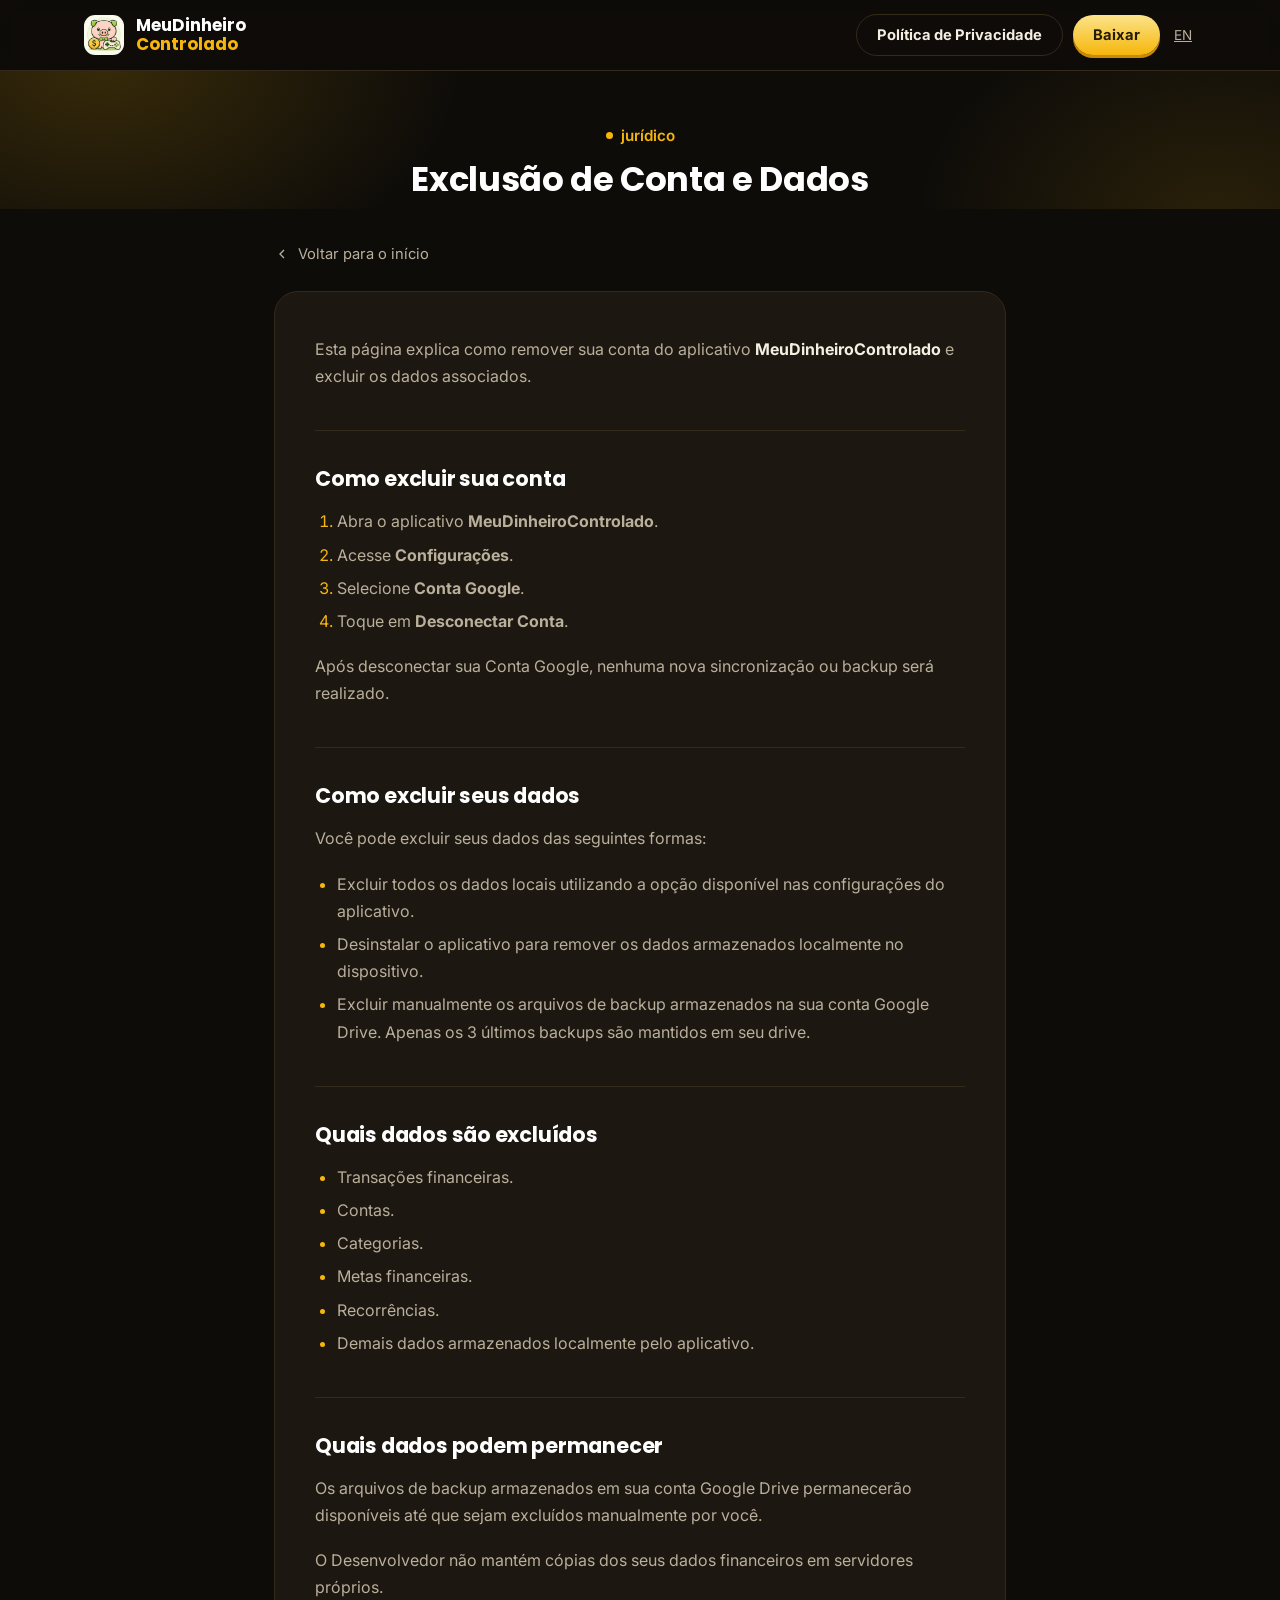
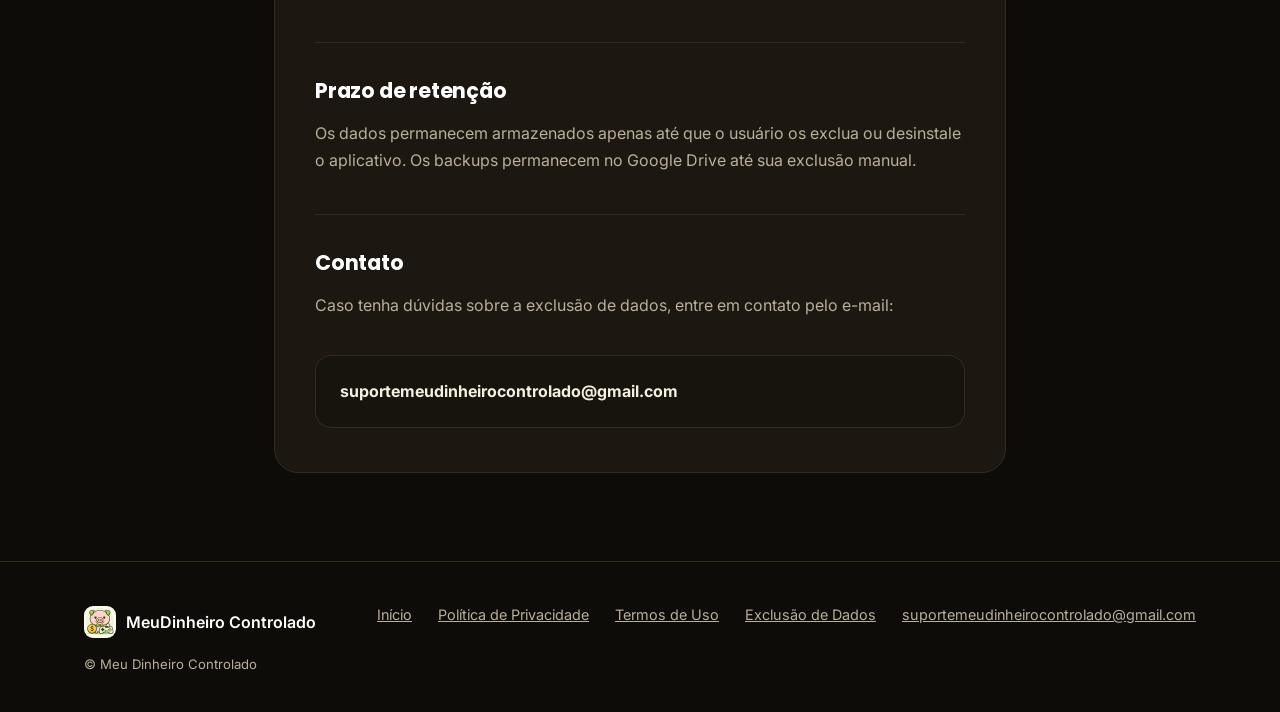
<file: pt-BR/data-deletion.html>
<!doctype html>
<html lang="pt-BR">
<head>
<meta charset="UTF-8">
<meta name="viewport" content="width=device-width, initial-scale=1.0">
<meta name="description" content="Como remover sua conta e excluir seus dados no aplicativo MeuDinheiroControlado.">
<meta name="theme-color" content="#0E0C09">
<link rel="canonical" href="https://geovane-andrade.github.io/meudinheirocontrolado-docs/pt-BR/data-deletion.html">
<title>Exclusão de Conta e Dados — MeuDinheiroControlado</title>
<link rel="preconnect" href="https://fonts.googleapis.com">
<link rel="preconnect" href="https://fonts.gstatic.com" crossorigin>
<link href="https://fonts.googleapis.com/css2?family=Poppins:wght@500;600;700;800&family=Inter:wght@400;500;600;700&display=swap" rel="stylesheet">
<link rel="stylesheet" href="../styles.css">
</head>
<body>

<header>
  <div class="nav">
    <a class="brand" href="index.html">
      <img src="../images/logo.png" alt="Logo MeuDinheiro Controlado">
      <div class="brand-text">MeuDinheiro<span>Controlado</span></div>
    </a>
    <div class="nav-actions">
      <a class="nav-cta ghost" href="privacy.html">Política de Privacidade</a>
      <a class="nav-cta" href="https://play.google.com/store/apps/details?id=com.gandrade.MeuDinheiroControlado" target="_blank" rel="noopener noreferrer">Baixar</a>
      <a class="nav-lang" href="../en/data-deletion.html">EN</a>
    </div>
  </div>
</header>

<main>
  <section class="legal-hero glow-bg">
    <div class="wrap">
      <span class="kicker">jurídico</span>
      <h1>Exclusão de Conta e Dados</h1>
    </div>
  </section>

  <section class="legal-section">
    <div class="legal-wrap">
      <a class="legal-back" href="index.html">
        <svg viewBox="0 0 24 24" fill="none" stroke="currentColor" stroke-width="2"><path d="M15 18l-6-6 6-6"/></svg>
        Voltar para o início
      </a>

      <div class="legal-card">
        <p>Esta página explica como remover sua conta do aplicativo <strong>MeuDinheiroControlado</strong> e excluir os dados associados.</p>

        <h2>Como excluir sua conta</h2>
        <ol>
          <li>Abra o aplicativo <strong>MeuDinheiroControlado</strong>.</li>
          <li>Acesse <strong>Configurações</strong>.</li>
          <li>Selecione <strong>Conta Google</strong>.</li>
          <li>Toque em <strong>Desconectar Conta</strong>.</li>
        </ol>
        <p>Após desconectar sua Conta Google, nenhuma nova sincronização ou backup será realizado.</p>

        <h2>Como excluir seus dados</h2>
        <p>Você pode excluir seus dados das seguintes formas:</p>
        <ul>
          <li>Excluir todos os dados locais utilizando a opção disponível nas configurações do aplicativo.</li>
          <li>Desinstalar o aplicativo para remover os dados armazenados localmente no dispositivo.</li>
          <li>Excluir manualmente os arquivos de backup armazenados na sua conta Google Drive. Apenas os 3 últimos backups são mantidos em seu drive.</li>
        </ul>

        <h2>Quais dados são excluídos</h2>
        <ul>
          <li>Transações financeiras.</li>
          <li>Contas.</li>
          <li>Categorias.</li>
          <li>Metas financeiras.</li>
          <li>Recorrências.</li>
          <li>Demais dados armazenados localmente pelo aplicativo.</li>
        </ul>

        <h2>Quais dados podem permanecer</h2>
        <p>Os arquivos de backup armazenados em sua conta Google Drive permanecerão disponíveis até que sejam excluídos manualmente por você.</p>
        <p>O Desenvolvedor não mantém cópias dos seus dados financeiros em servidores próprios.</p>

        <h2>Prazo de retenção</h2>
        <p>Os dados permanecem armazenados apenas até que o usuário os exclua ou desinstale o aplicativo. Os backups permanecem no Google Drive até sua exclusão manual.</p>

        <h2>Contato</h2>
        <p>Caso tenha dúvidas sobre a exclusão de dados, entre em contato pelo e-mail:</p>
        <div class="legal-contact">
          <p><strong>suportemeudinheirocontrolado@gmail.com</strong></p>
        </div>
      </div>
    </div>
  </section>
</main>

<footer>
  <div class="wrap">
    <div class="foot-grid">
      <div class="foot-brand">
        <img src="../images/logo.png" loading="lazy" alt="Logo MeuDinheiro Controlado">
        <span class="footer-brand-name">MeuDinheiro Controlado</span>
      </div>
      <div class="foot-links">
        <a href="index.html">Início</a>
        <a href="privacy.html">Política de Privacidade</a>
        <a href="terms.html">Termos de Uso</a>
        <a href="data-deletion.html">Exclusão de Dados</a>
        <a href="mailto:suportemeudinheirocontrolado@gmail.com">suportemeudinheirocontrolado@gmail.com</a>
      </div>
    </div>
    <div class="foot-copy">&copy; Meu Dinheiro Controlado</div>
  </div>
</footer>

</body>
</html>
</file>
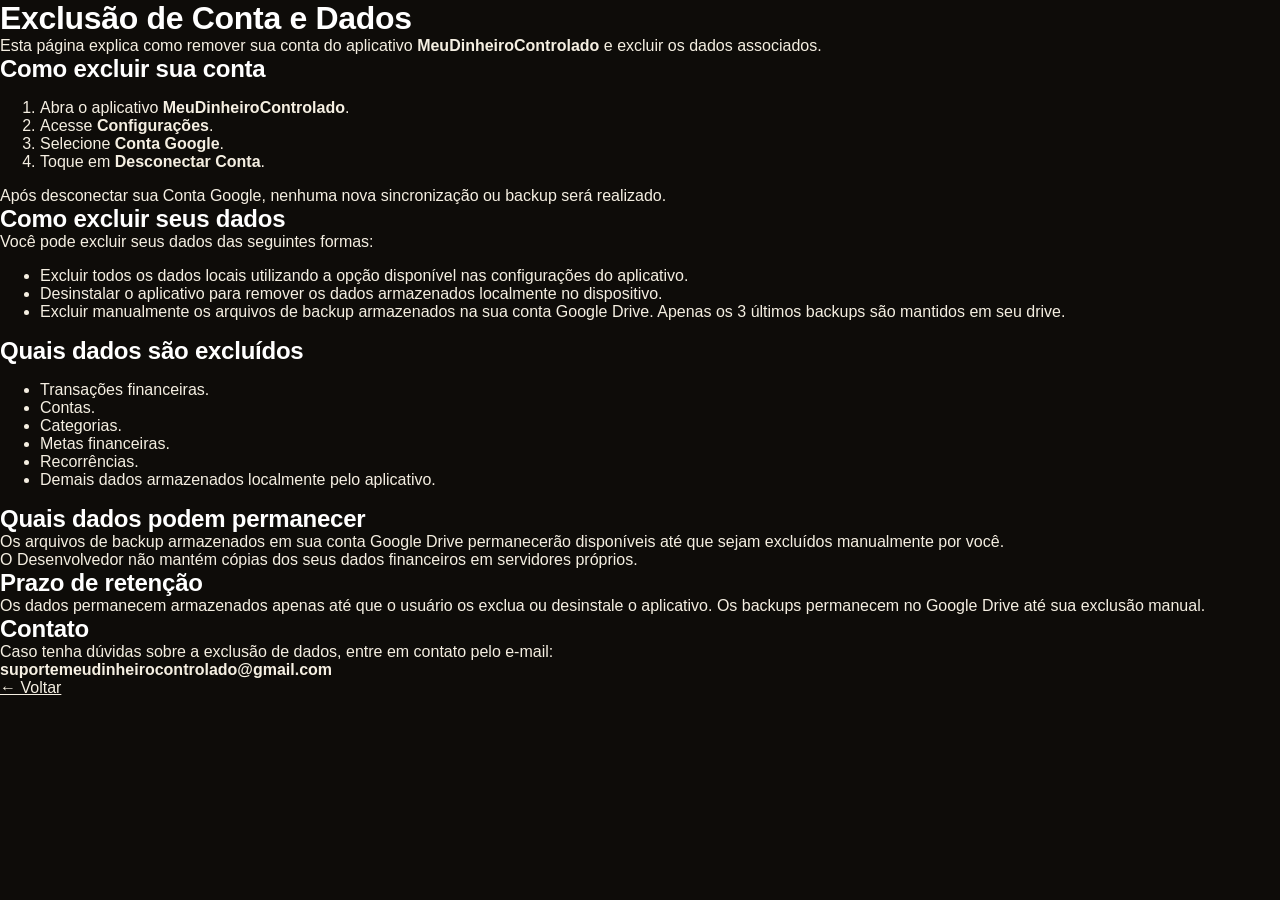
<file: pt-BR/delete-account.html>
<!doctype html>
<html lang="pt-BR">
  <head>
    <meta charset="UTF-8" />
    <meta name="viewport" content="width=device-width, initial-scale=1.0" />
    <title>Exclusão de Conta e Dados - MeuDinheiroControlado</title>
    <link rel="stylesheet" href="../styles.css" />
  </head>
  <body>
    <div class="container">
      <h1>Exclusão de Conta e Dados</h1>

      <p>
        Esta página explica como remover sua conta do aplicativo
        <strong>MeuDinheiroControlado</strong> e excluir os dados associados.
      </p>

      <h2>Como excluir sua conta</h2>

      <ol>
        <li>Abra o aplicativo <strong>MeuDinheiroControlado</strong>.</li>
        <li>Acesse <strong>Configurações</strong>.</li>
        <li>Selecione <strong>Conta Google</strong>.</li>
        <li>Toque em <strong>Desconectar Conta</strong>.</li>
      </ol>

      <p>
        Após desconectar sua Conta Google, nenhuma nova sincronização ou backup
        será realizado.
      </p>

      <h2>Como excluir seus dados</h2>

      <p>Você pode excluir seus dados das seguintes formas:</p>

      <ul>
        <li>
          Excluir todos os dados locais utilizando a opção disponível nas
          configurações do aplicativo.
        </li>
        <li>
          Desinstalar o aplicativo para remover os dados armazenados localmente
          no dispositivo.
        </li>
        <li>
          Excluir manualmente os arquivos de backup armazenados na sua conta
          Google Drive. Apenas os 3 últimos backups são mantidos em seu drive.
        </li>
      </ul>

      <h2>Quais dados são excluídos</h2>

      <ul>
        <li>Transações financeiras.</li>
        <li>Contas.</li>
        <li>Categorias.</li>
        <li>Metas financeiras.</li>
        <li>Recorrências.</li>
        <li>Demais dados armazenados localmente pelo aplicativo.</li>
      </ul>

      <h2>Quais dados podem permanecer</h2>

      <p>
        Os arquivos de backup armazenados em sua conta Google Drive permanecerão
        disponíveis até que sejam excluídos manualmente por você.
      </p>

      <p>
        O Desenvolvedor não mantém cópias dos seus dados financeiros em
        servidores próprios.
      </p>

      <h2>Prazo de retenção</h2>

      <p>
        Os dados permanecem armazenados apenas até que o usuário os exclua ou
        desinstale o aplicativo. Os backups permanecem no Google Drive até sua
        exclusão manual.
      </p>

      <h2>Contato</h2>

      <p>
        Caso tenha dúvidas sobre a exclusão de dados, entre em contato pelo
        e-mail:
      </p>

      <p>
        <strong>suportemeudinheirocontrolado@gmail.com</strong>
      </p>

      <p><a href="index.html">← Voltar</a></p>
    </div>
  </body>
</html>
</file>
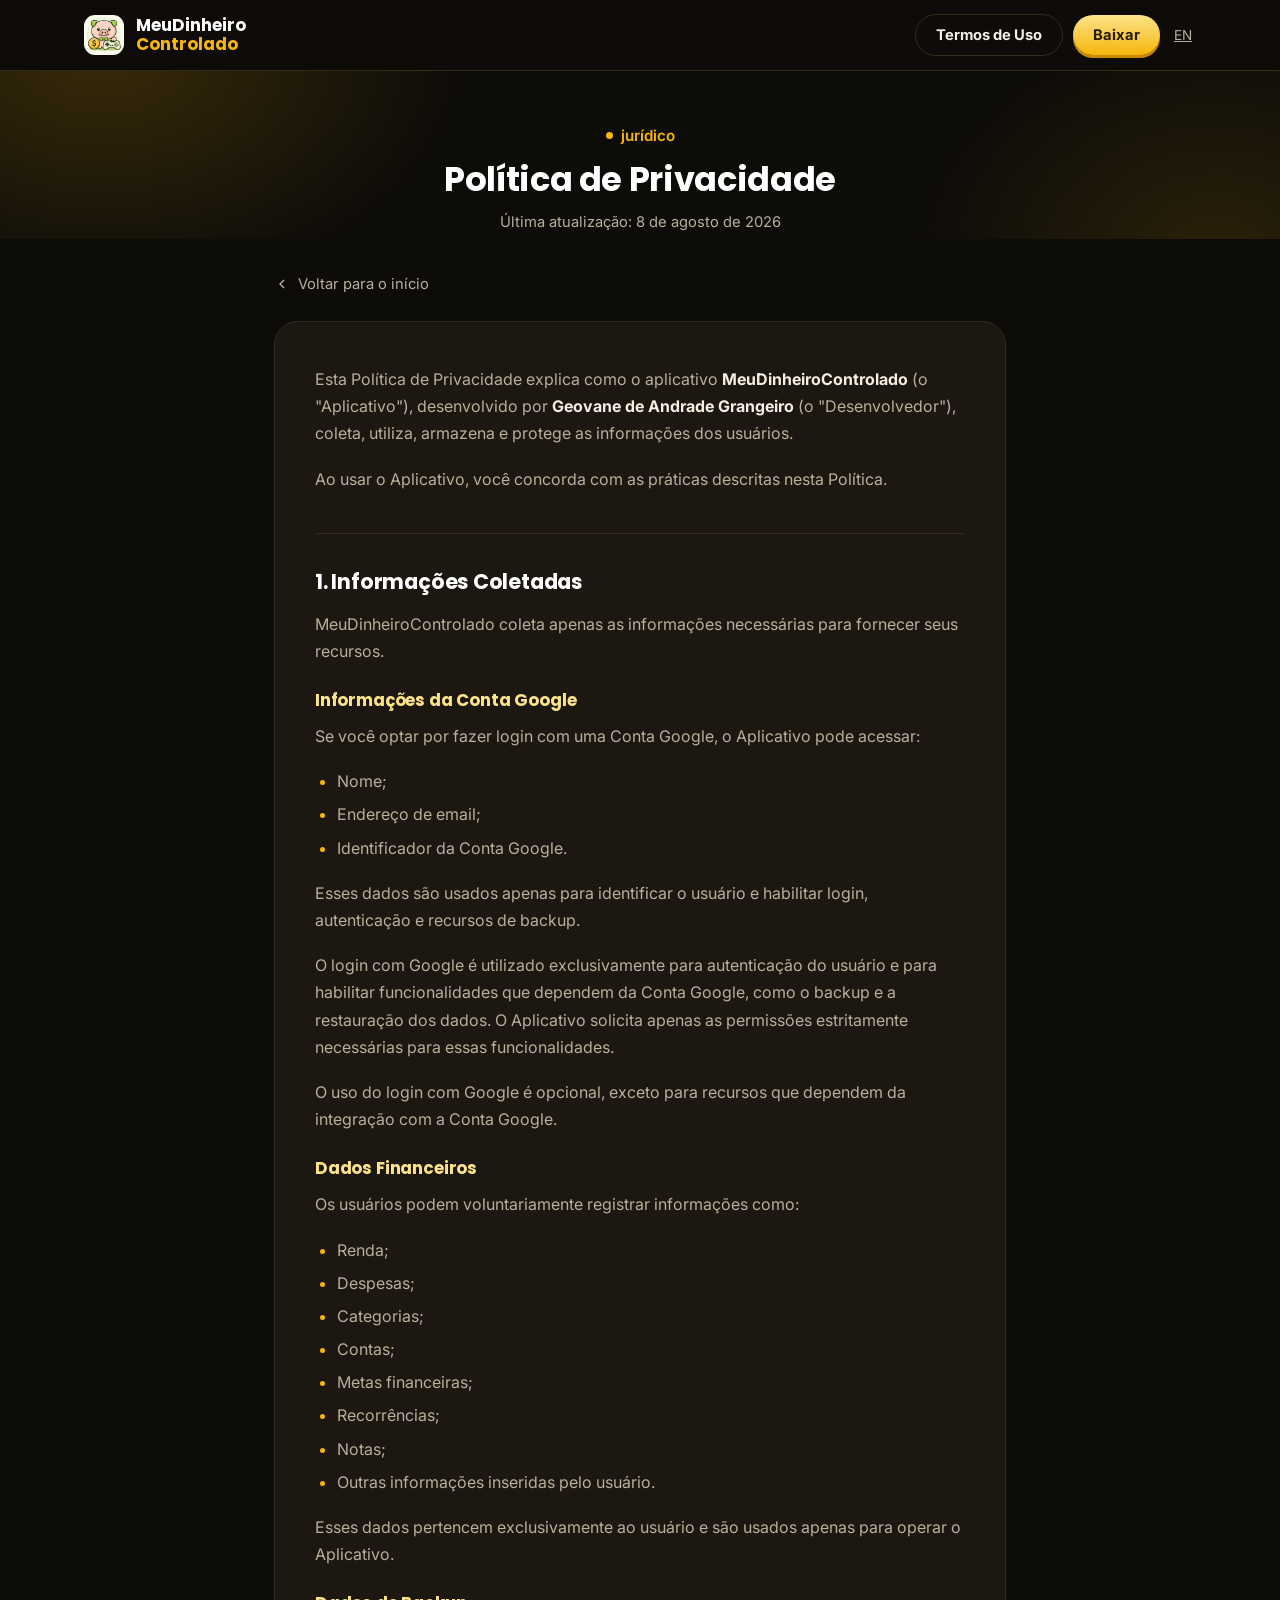
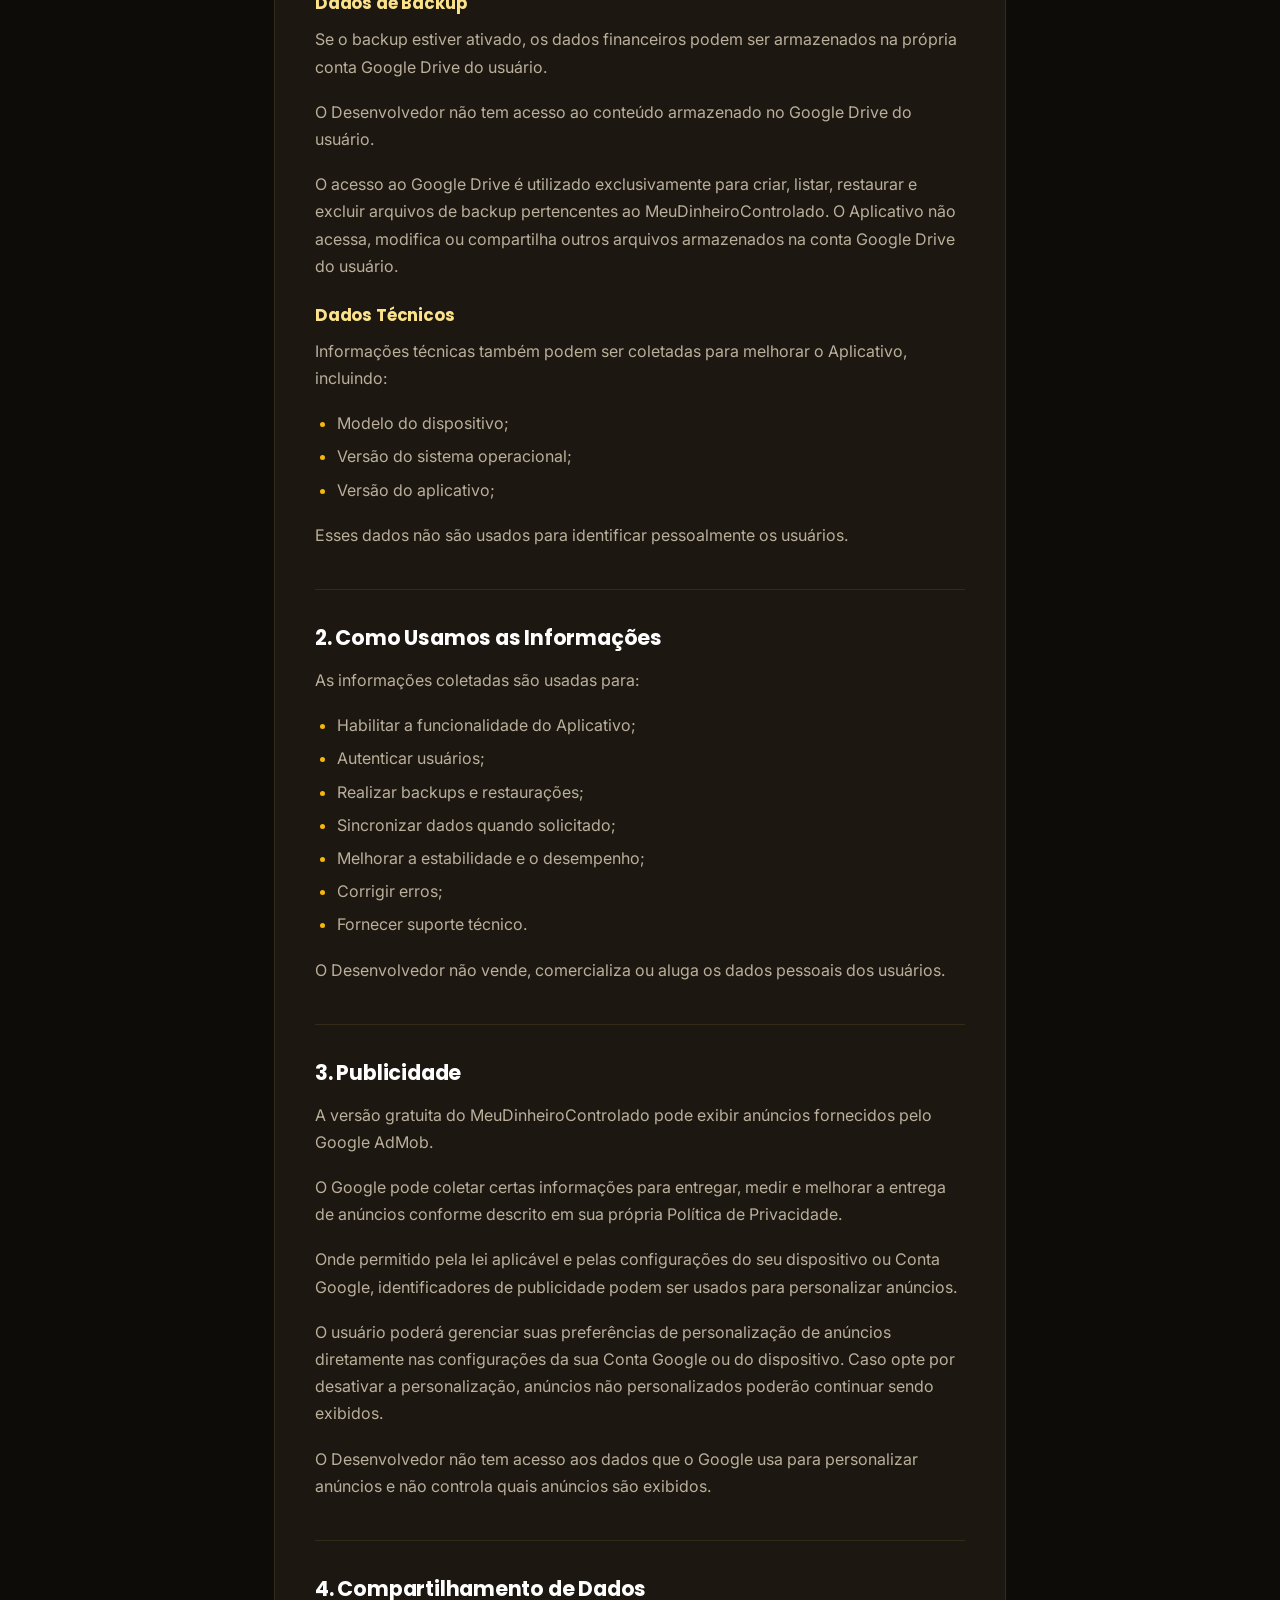
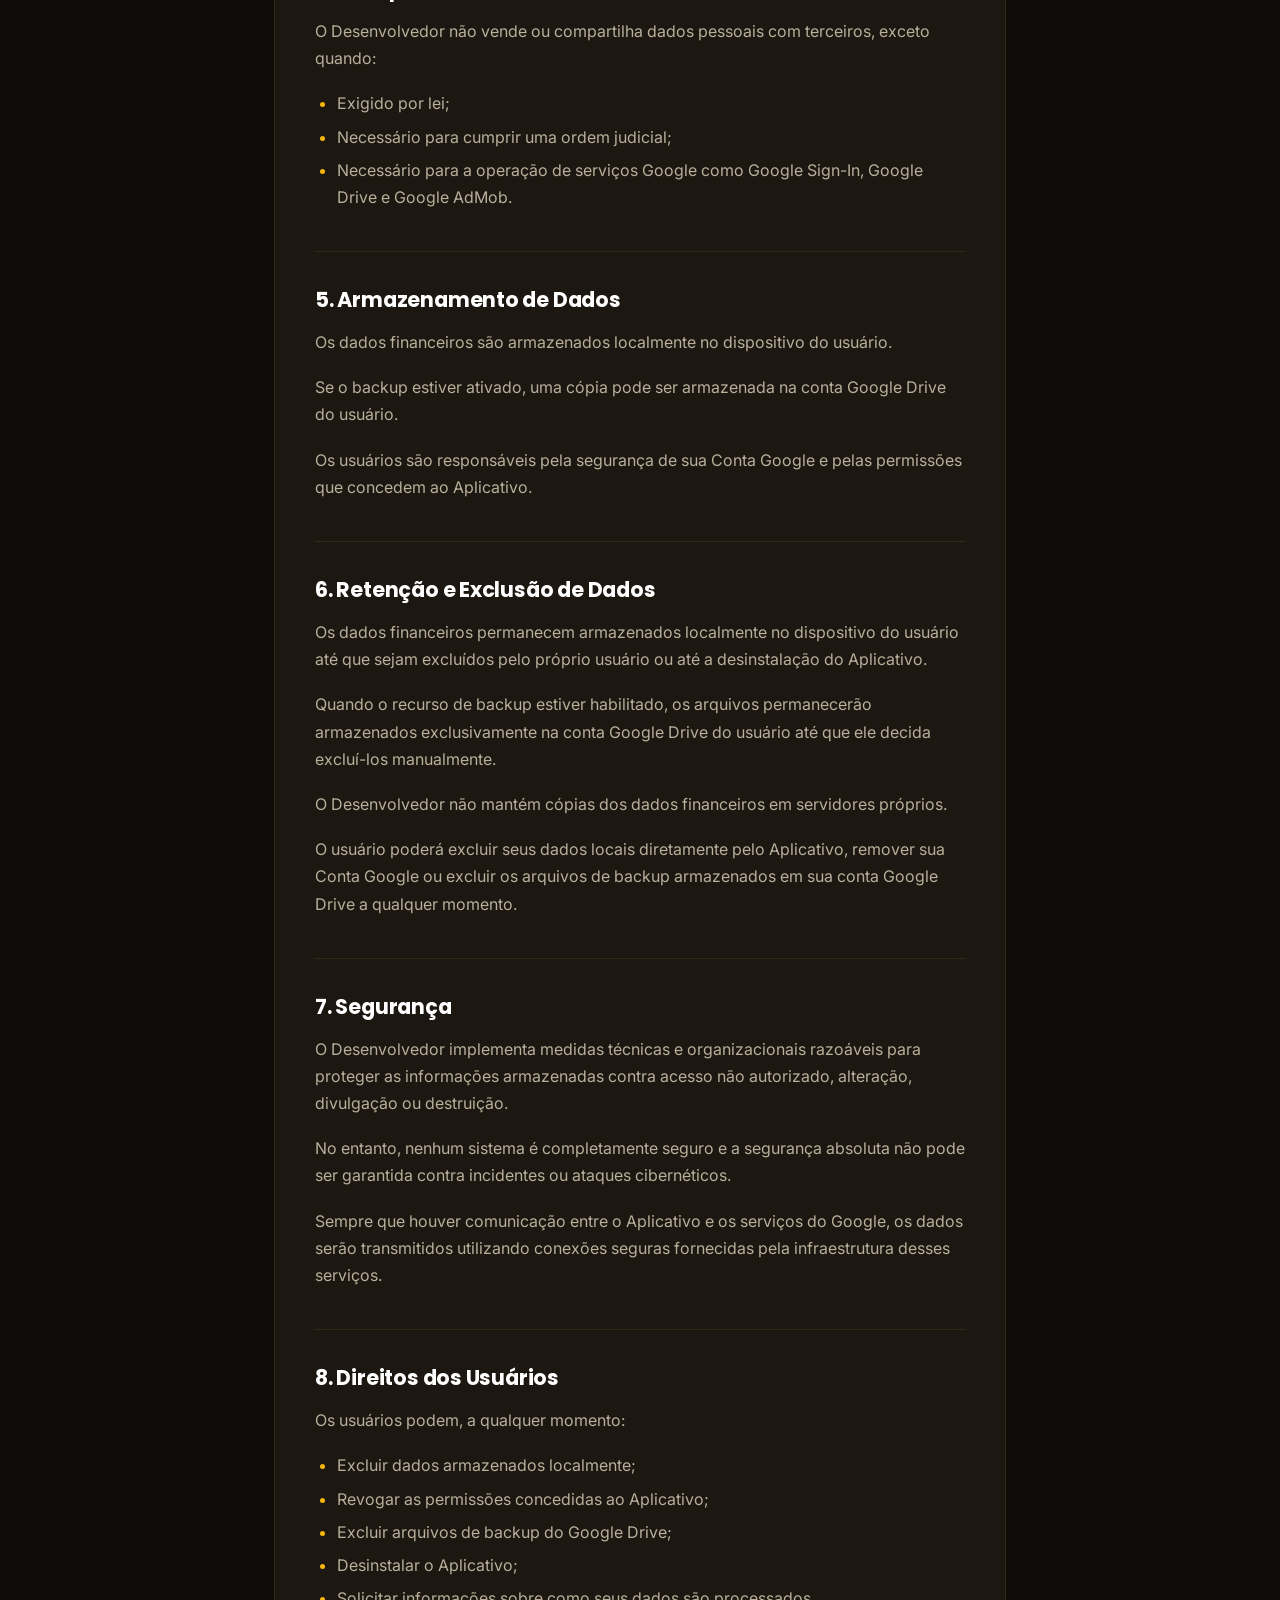
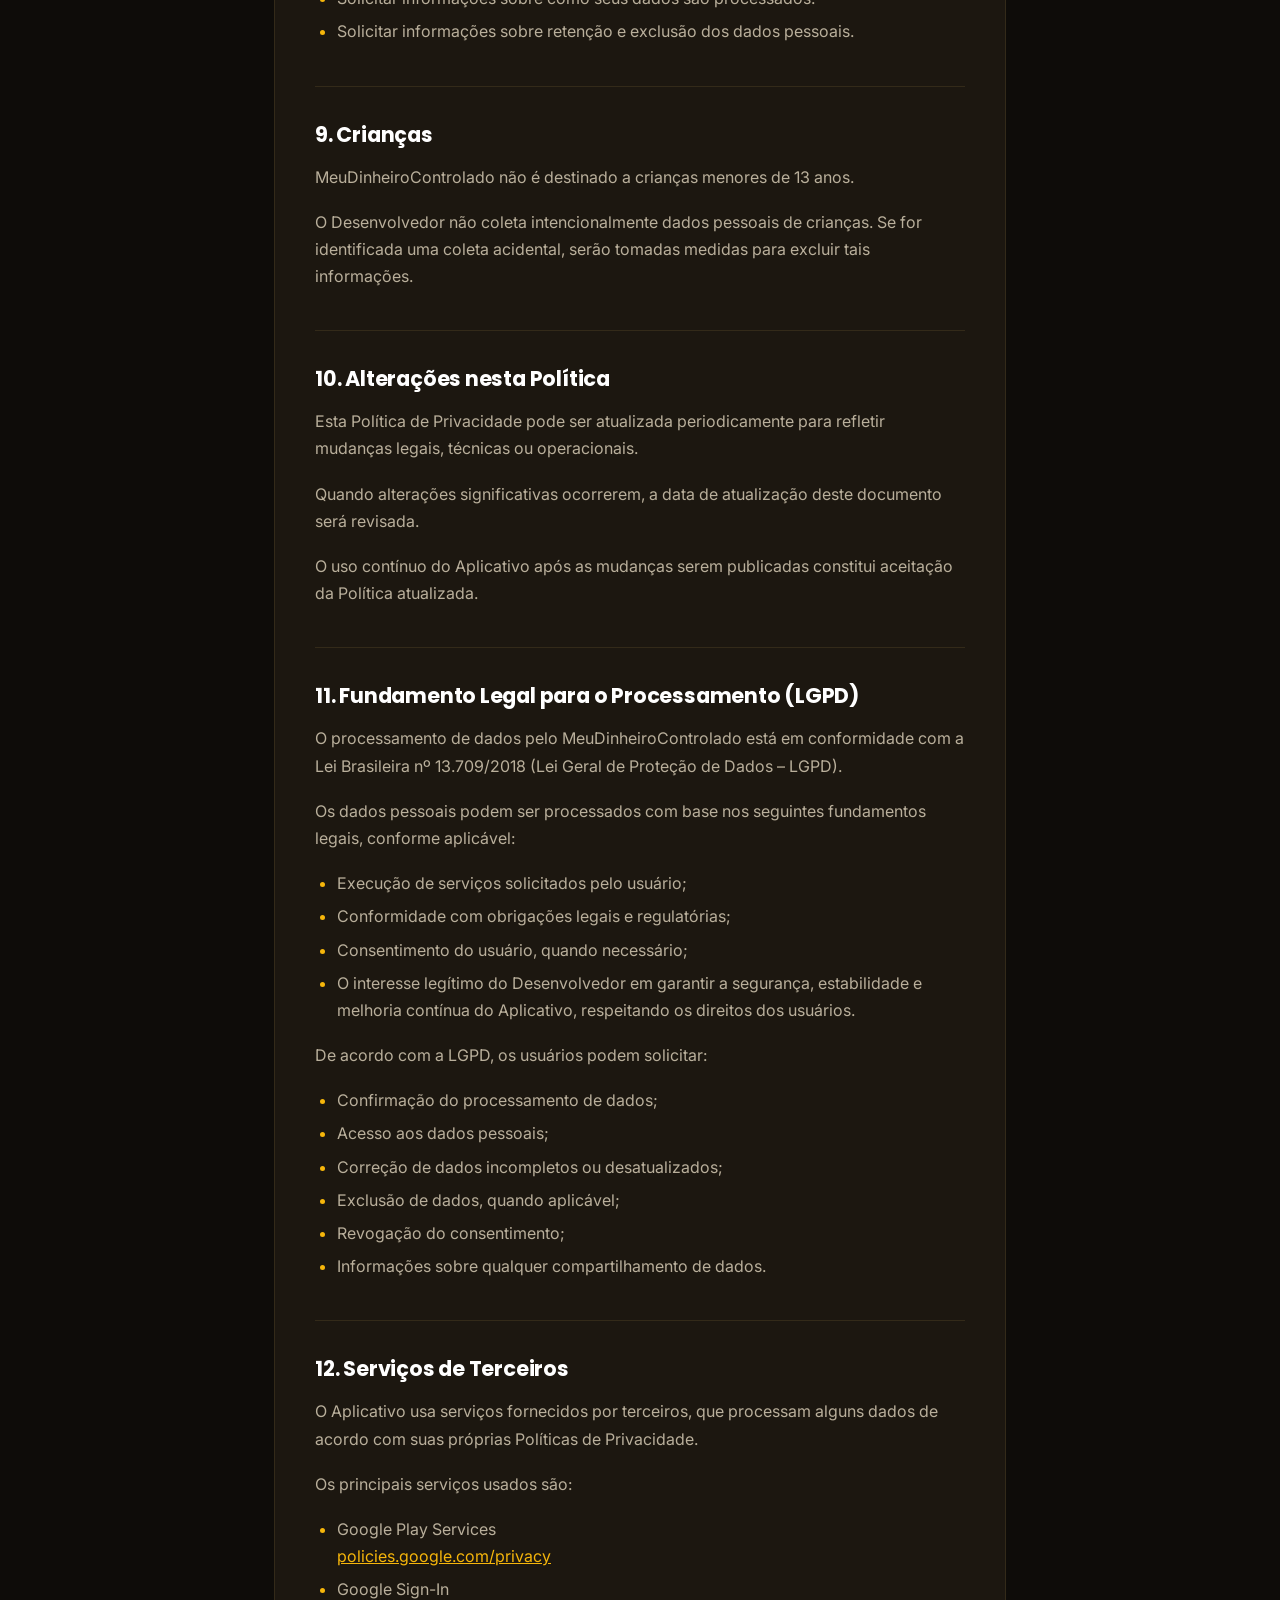
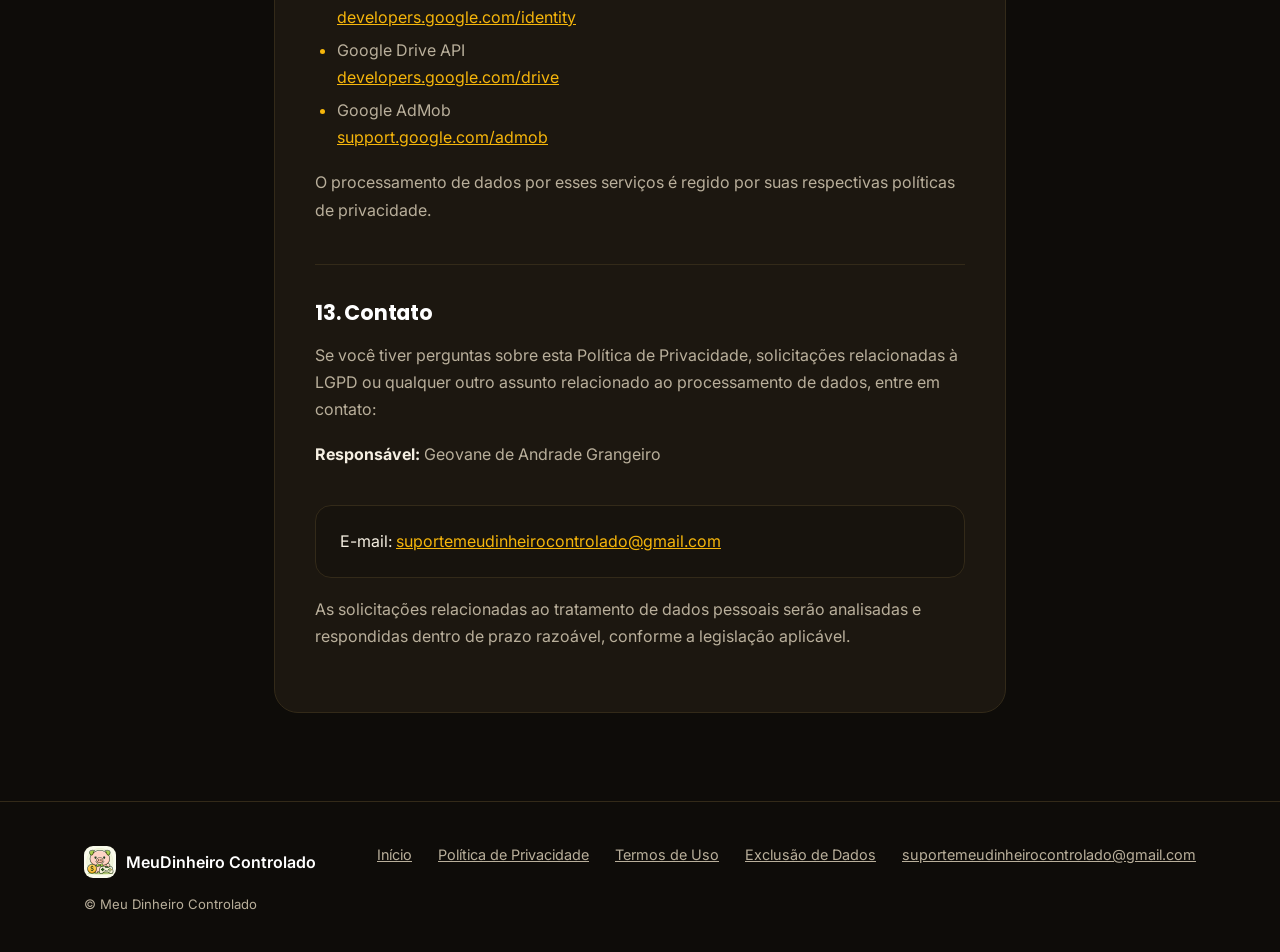
<file: pt-BR/privacy.html>
<!doctype html>
<html lang="pt-BR">
<head>
<meta charset="UTF-8">
<meta name="viewport" content="width=device-width, initial-scale=1.0">
<meta name="description" content="Política de Privacidade Oficial do aplicativo MeuDinheiroControlado.">
<meta name="theme-color" content="#0E0C09">
<link rel="canonical" href="https://geovane-andrade.github.io/meudinheirocontrolado-docs/pt-BR/privacy.html">
<title>Política de Privacidade — MeuDinheiroControlado</title>
<link rel="preconnect" href="https://fonts.googleapis.com">
<link rel="preconnect" href="https://fonts.gstatic.com" crossorigin>
<link href="https://fonts.googleapis.com/css2?family=Poppins:wght@500;600;700;800&family=Inter:wght@400;500;600;700&display=swap" rel="stylesheet">
<link rel="stylesheet" href="../styles.css">
</head>
<body>

<header>
  <div class="nav">
    <a class="brand" href="index.html">
      <img src="../images/logo.png" alt="Logo MeuDinheiro Controlado">
      <div class="brand-text">MeuDinheiro<span>Controlado</span></div>
    </a>
    <div class="nav-actions">
      <a class="nav-cta ghost" href="terms.html">Termos de Uso</a>
      <a class="nav-cta" href="https://play.google.com/store/apps/details?id=com.gandrade.MeuDinheiroControlado" target="_blank" rel="noopener noreferrer">Baixar</a>
      <a class="nav-lang" href="../en/privacy.html">EN</a>
    </div>
  </div>
</header>

<main>
  <section class="legal-hero glow-bg">
    <div class="wrap">
      <span class="kicker">jurídico</span>
      <h1>Política de Privacidade</h1>
      <p class="legal-meta">Última atualização: 8 de agosto de 2026</p>
    </div>
  </section>

  <section class="legal-section">
    <div class="legal-wrap">
      <a class="legal-back" href="index.html">
        <svg viewBox="0 0 24 24" fill="none" stroke="currentColor" stroke-width="2"><path d="M15 18l-6-6 6-6"/></svg>
        Voltar para o início
      </a>

      <div class="legal-card">
        <p>Esta Política de Privacidade explica como o aplicativo <strong>MeuDinheiroControlado</strong> (o "Aplicativo"), desenvolvido por <strong>Geovane de Andrade Grangeiro</strong> (o "Desenvolvedor"), coleta, utiliza, armazena e protege as informações dos usuários.</p>
        <p>Ao usar o Aplicativo, você concorda com as práticas descritas nesta Política.</p>

        <h2>1. Informações Coletadas</h2>
        <p>MeuDinheiroControlado coleta apenas as informações necessárias para fornecer seus recursos.</p>

        <h3>Informações da Conta Google</h3>
        <p>Se você optar por fazer login com uma Conta Google, o Aplicativo pode acessar:</p>
        <ul>
          <li>Nome;</li>
          <li>Endereço de email;</li>
          <li>Identificador da Conta Google.</li>
        </ul>
        <p>Esses dados são usados apenas para identificar o usuário e habilitar login, autenticação e recursos de backup.</p>
        <p>O login com Google é utilizado exclusivamente para autenticação do usuário e para habilitar funcionalidades que dependem da Conta Google, como o backup e a restauração dos dados. O Aplicativo solicita apenas as permissões estritamente necessárias para essas funcionalidades.</p>
        <p>O uso do login com Google é opcional, exceto para recursos que dependem da integração com a Conta Google.</p>

        <h3>Dados Financeiros</h3>
        <p>Os usuários podem voluntariamente registrar informações como:</p>
        <ul>
          <li>Renda;</li>
          <li>Despesas;</li>
          <li>Categorias;</li>
          <li>Contas;</li>
          <li>Metas financeiras;</li>
          <li>Recorrências;</li>
          <li>Notas;</li>
          <li>Outras informações inseridas pelo usuário.</li>
        </ul>
        <p>Esses dados pertencem exclusivamente ao usuário e são usados apenas para operar o Aplicativo.</p>

        <h3>Dados de Backup</h3>
        <p>Se o backup estiver ativado, os dados financeiros podem ser armazenados na própria conta Google Drive do usuário.</p>
        <p>O Desenvolvedor não tem acesso ao conteúdo armazenado no Google Drive do usuário.</p>
        <p>O acesso ao Google Drive é utilizado exclusivamente para criar, listar, restaurar e excluir arquivos de backup pertencentes ao MeuDinheiroControlado. O Aplicativo não acessa, modifica ou compartilha outros arquivos armazenados na conta Google Drive do usuário.</p>

        <h3>Dados Técnicos</h3>
        <p>Informações técnicas também podem ser coletadas para melhorar o Aplicativo, incluindo:</p>
        <ul>
          <li>Modelo do dispositivo;</li>
          <li>Versão do sistema operacional;</li>
          <li>Versão do aplicativo;</li>
        </ul>
        <p>Esses dados não são usados para identificar pessoalmente os usuários.</p>

        <h2>2. Como Usamos as Informações</h2>
        <p>As informações coletadas são usadas para:</p>
        <ul>
          <li>Habilitar a funcionalidade do Aplicativo;</li>
          <li>Autenticar usuários;</li>
          <li>Realizar backups e restaurações;</li>
          <li>Sincronizar dados quando solicitado;</li>
          <li>Melhorar a estabilidade e o desempenho;</li>
          <li>Corrigir erros;</li>
          <li>Fornecer suporte técnico.</li>
        </ul>
        <p>O Desenvolvedor não vende, comercializa ou aluga os dados pessoais dos usuários.</p>

        <h2>3. Publicidade</h2>
        <p>A versão gratuita do MeuDinheiroControlado pode exibir anúncios fornecidos pelo Google AdMob.</p>
        <p>O Google pode coletar certas informações para entregar, medir e melhorar a entrega de anúncios conforme descrito em sua própria Política de Privacidade.</p>
        <p>Onde permitido pela lei aplicável e pelas configurações do seu dispositivo ou Conta Google, identificadores de publicidade podem ser usados para personalizar anúncios.</p>
        <p>O usuário poderá gerenciar suas preferências de personalização de anúncios diretamente nas configurações da sua Conta Google ou do dispositivo. Caso opte por desativar a personalização, anúncios não personalizados poderão continuar sendo exibidos.</p>
        <p>O Desenvolvedor não tem acesso aos dados que o Google usa para personalizar anúncios e não controla quais anúncios são exibidos.</p>

        <h2>4. Compartilhamento de Dados</h2>
        <p>O Desenvolvedor não vende ou compartilha dados pessoais com terceiros, exceto quando:</p>
        <ul>
          <li>Exigido por lei;</li>
          <li>Necessário para cumprir uma ordem judicial;</li>
          <li>Necessário para a operação de serviços Google como Google Sign-In, Google Drive e Google AdMob.</li>
        </ul>

        <h2>5. Armazenamento de Dados</h2>
        <p>Os dados financeiros são armazenados localmente no dispositivo do usuário.</p>
        <p>Se o backup estiver ativado, uma cópia pode ser armazenada na conta Google Drive do usuário.</p>
        <p>Os usuários são responsáveis pela segurança de sua Conta Google e pelas permissões que concedem ao Aplicativo.</p>

        <h2>6. Retenção e Exclusão de Dados</h2>
        <p>Os dados financeiros permanecem armazenados localmente no dispositivo do usuário até que sejam excluídos pelo próprio usuário ou até a desinstalação do Aplicativo.</p>
        <p>Quando o recurso de backup estiver habilitado, os arquivos permanecerão armazenados exclusivamente na conta Google Drive do usuário até que ele decida excluí-los manualmente.</p>
        <p>O Desenvolvedor não mantém cópias dos dados financeiros em servidores próprios.</p>
        <p>O usuário poderá excluir seus dados locais diretamente pelo Aplicativo, remover sua Conta Google ou excluir os arquivos de backup armazenados em sua conta Google Drive a qualquer momento.</p>

        <h2>7. Segurança</h2>
        <p>O Desenvolvedor implementa medidas técnicas e organizacionais razoáveis para proteger as informações armazenadas contra acesso não autorizado, alteração, divulgação ou destruição.</p>
        <p>No entanto, nenhum sistema é completamente seguro e a segurança absoluta não pode ser garantida contra incidentes ou ataques cibernéticos.</p>
        <p>Sempre que houver comunicação entre o Aplicativo e os serviços do Google, os dados serão transmitidos utilizando conexões seguras fornecidas pela infraestrutura desses serviços.</p>

        <h2>8. Direitos dos Usuários</h2>
        <p>Os usuários podem, a qualquer momento:</p>
        <ul>
          <li>Excluir dados armazenados localmente;</li>
          <li>Revogar as permissões concedidas ao Aplicativo;</li>
          <li>Excluir arquivos de backup do Google Drive;</li>
          <li>Desinstalar o Aplicativo;</li>
          <li>Solicitar informações sobre como seus dados são processados.</li>
          <li>Solicitar informações sobre retenção e exclusão dos dados pessoais.</li>
        </ul>

        <h2>9. Crianças</h2>
        <p>MeuDinheiroControlado não é destinado a crianças menores de 13 anos.</p>
        <p>O Desenvolvedor não coleta intencionalmente dados pessoais de crianças. Se for identificada uma coleta acidental, serão tomadas medidas para excluir tais informações.</p>

        <h2>10. Alterações nesta Política</h2>
        <p>Esta Política de Privacidade pode ser atualizada periodicamente para refletir mudanças legais, técnicas ou operacionais.</p>
        <p>Quando alterações significativas ocorrerem, a data de atualização deste documento será revisada.</p>
        <p>O uso contínuo do Aplicativo após as mudanças serem publicadas constitui aceitação da Política atualizada.</p>

        <h2>11. Fundamento Legal para o Processamento (LGPD)</h2>
        <p>O processamento de dados pelo MeuDinheiroControlado está em conformidade com a Lei Brasileira nº 13.709/2018 (Lei Geral de Proteção de Dados – LGPD).</p>
        <p>Os dados pessoais podem ser processados com base nos seguintes fundamentos legais, conforme aplicável:</p>
        <ul>
          <li>Execução de serviços solicitados pelo usuário;</li>
          <li>Conformidade com obrigações legais e regulatórias;</li>
          <li>Consentimento do usuário, quando necessário;</li>
          <li>O interesse legítimo do Desenvolvedor em garantir a segurança, estabilidade e melhoria contínua do Aplicativo, respeitando os direitos dos usuários.</li>
        </ul>
        <p>De acordo com a LGPD, os usuários podem solicitar:</p>
        <ul>
          <li>Confirmação do processamento de dados;</li>
          <li>Acesso aos dados pessoais;</li>
          <li>Correção de dados incompletos ou desatualizados;</li>
          <li>Exclusão de dados, quando aplicável;</li>
          <li>Revogação do consentimento;</li>
          <li>Informações sobre qualquer compartilhamento de dados.</li>
        </ul>

        <h2>12. Serviços de Terceiros</h2>
        <p>O Aplicativo usa serviços fornecidos por terceiros, que processam alguns dados de acordo com suas próprias Políticas de Privacidade.</p>
        <p>Os principais serviços usados são:</p>
        <ul>
          <li>Google Play Services<br><a href="https://policies.google.com/privacy" target="_blank" rel="noopener noreferrer">policies.google.com/privacy</a></li>
          <li>Google Sign-In<br><a href="https://developers.google.com/identity" target="_blank" rel="noopener noreferrer">developers.google.com/identity</a></li>
          <li>Google Drive API<br><a href="https://developers.google.com/drive" target="_blank" rel="noopener noreferrer">developers.google.com/drive</a></li>
          <li>Google AdMob<br><a href="https://support.google.com/admob" target="_blank" rel="noopener noreferrer">support.google.com/admob</a></li>
        </ul>
        <p>O processamento de dados por esses serviços é regido por suas respectivas políticas de privacidade.</p>

        <h2>13. Contato</h2>
        <p>Se você tiver perguntas sobre esta Política de Privacidade, solicitações relacionadas à LGPD ou qualquer outro assunto relacionado ao processamento de dados, entre em contato:</p>
        <p><strong>Responsável:</strong> Geovane de Andrade Grangeiro</p>
        <div class="legal-contact">
          <p>E-mail: <a href="mailto:suportemeudinheirocontrolado@gmail.com">suportemeudinheirocontrolado@gmail.com</a></p>
        </div>
        <p style="margin-top:18px;">As solicitações relacionadas ao tratamento de dados pessoais serão analisadas e respondidas dentro de prazo razoável, conforme a legislação aplicável.</p>
      </div>
    </div>
  </section>
</main>

<footer>
  <div class="wrap">
    <div class="foot-grid">
      <div class="foot-brand">
        <img src="../images/logo.png" loading="lazy" alt="Logo MeuDinheiro Controlado">
        <span class="footer-brand-name">MeuDinheiro Controlado</span>
      </div>
      <div class="foot-links">
        <a href="index.html">Início</a>
        <a href="privacy.html">Política de Privacidade</a>
        <a href="terms.html">Termos de Uso</a>
        <a href="data-deletion.html">Exclusão de Dados</a>
        <a href="mailto:suportemeudinheirocontrolado@gmail.com">suportemeudinheirocontrolado@gmail.com</a>
      </div>
    </div>
    <div class="foot-copy">&copy; Meu Dinheiro Controlado</div>
  </div>
</footer>

</body>
</html>
</file>
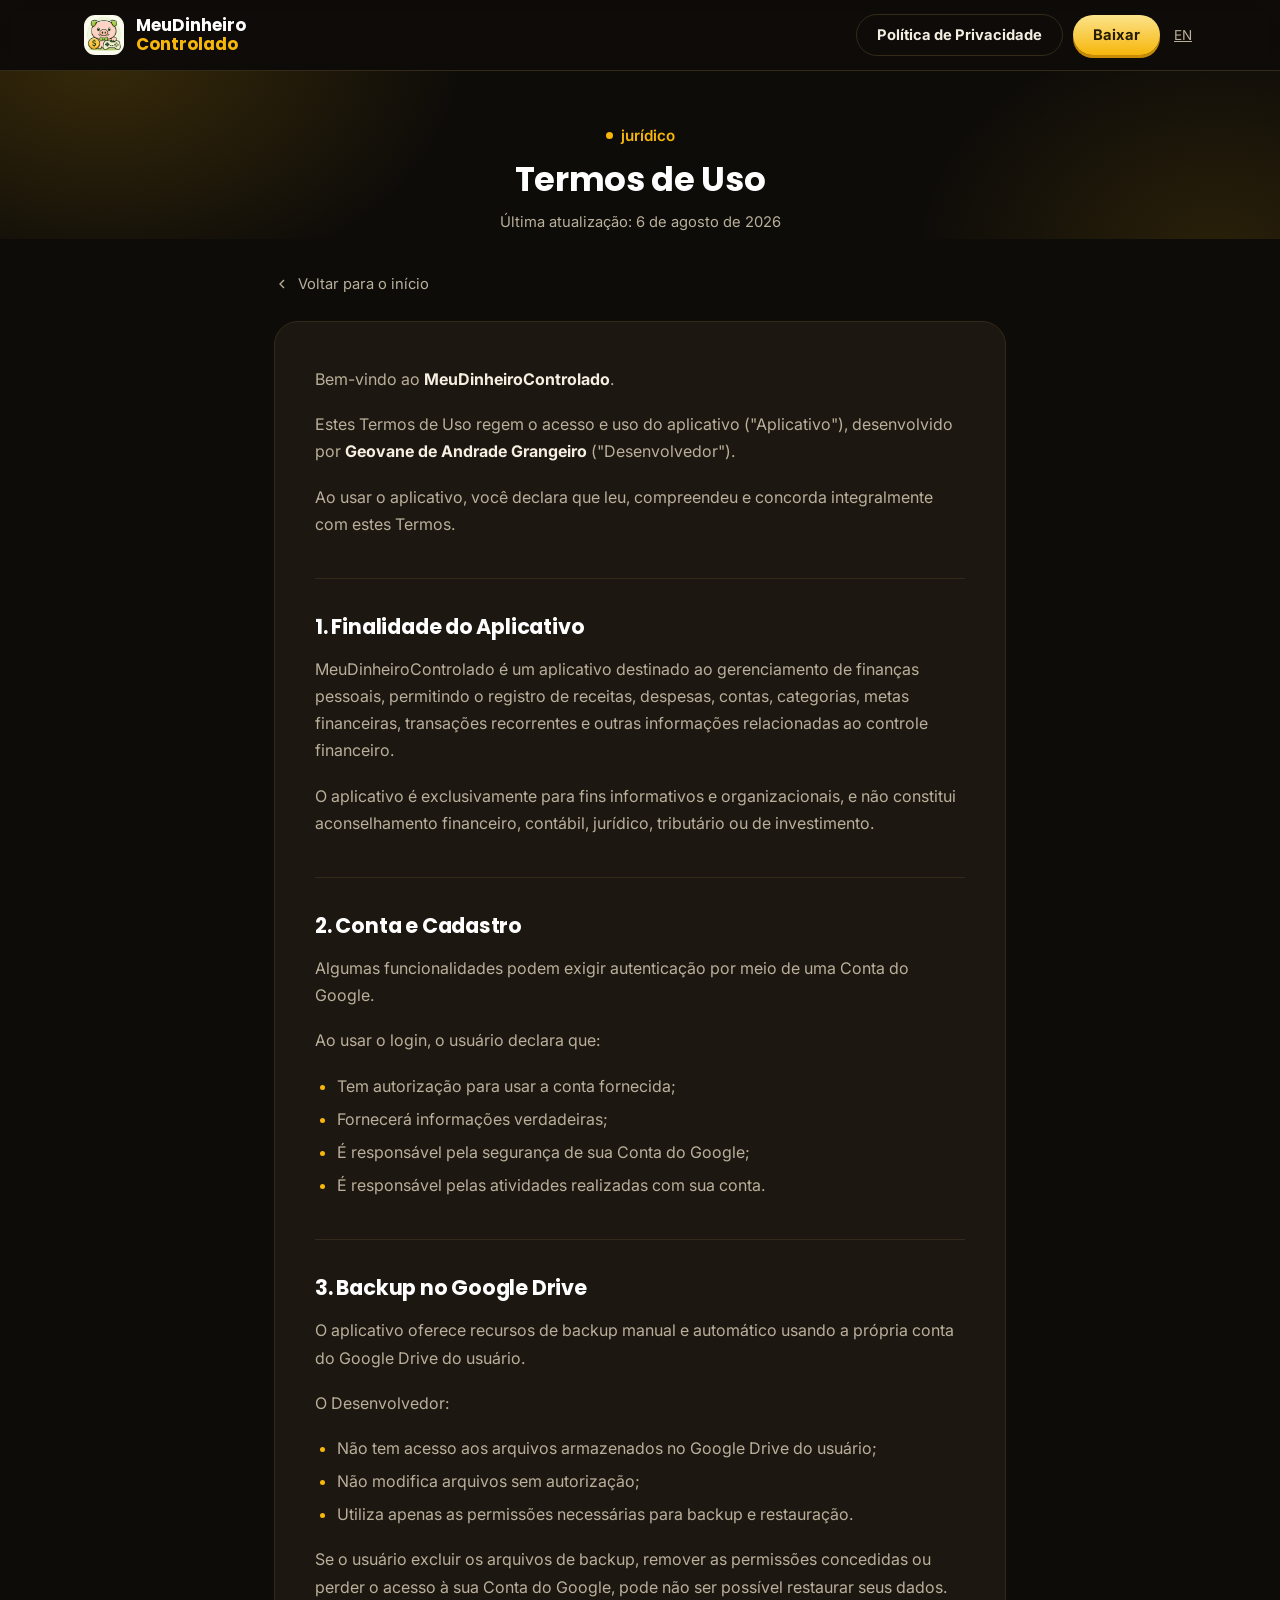
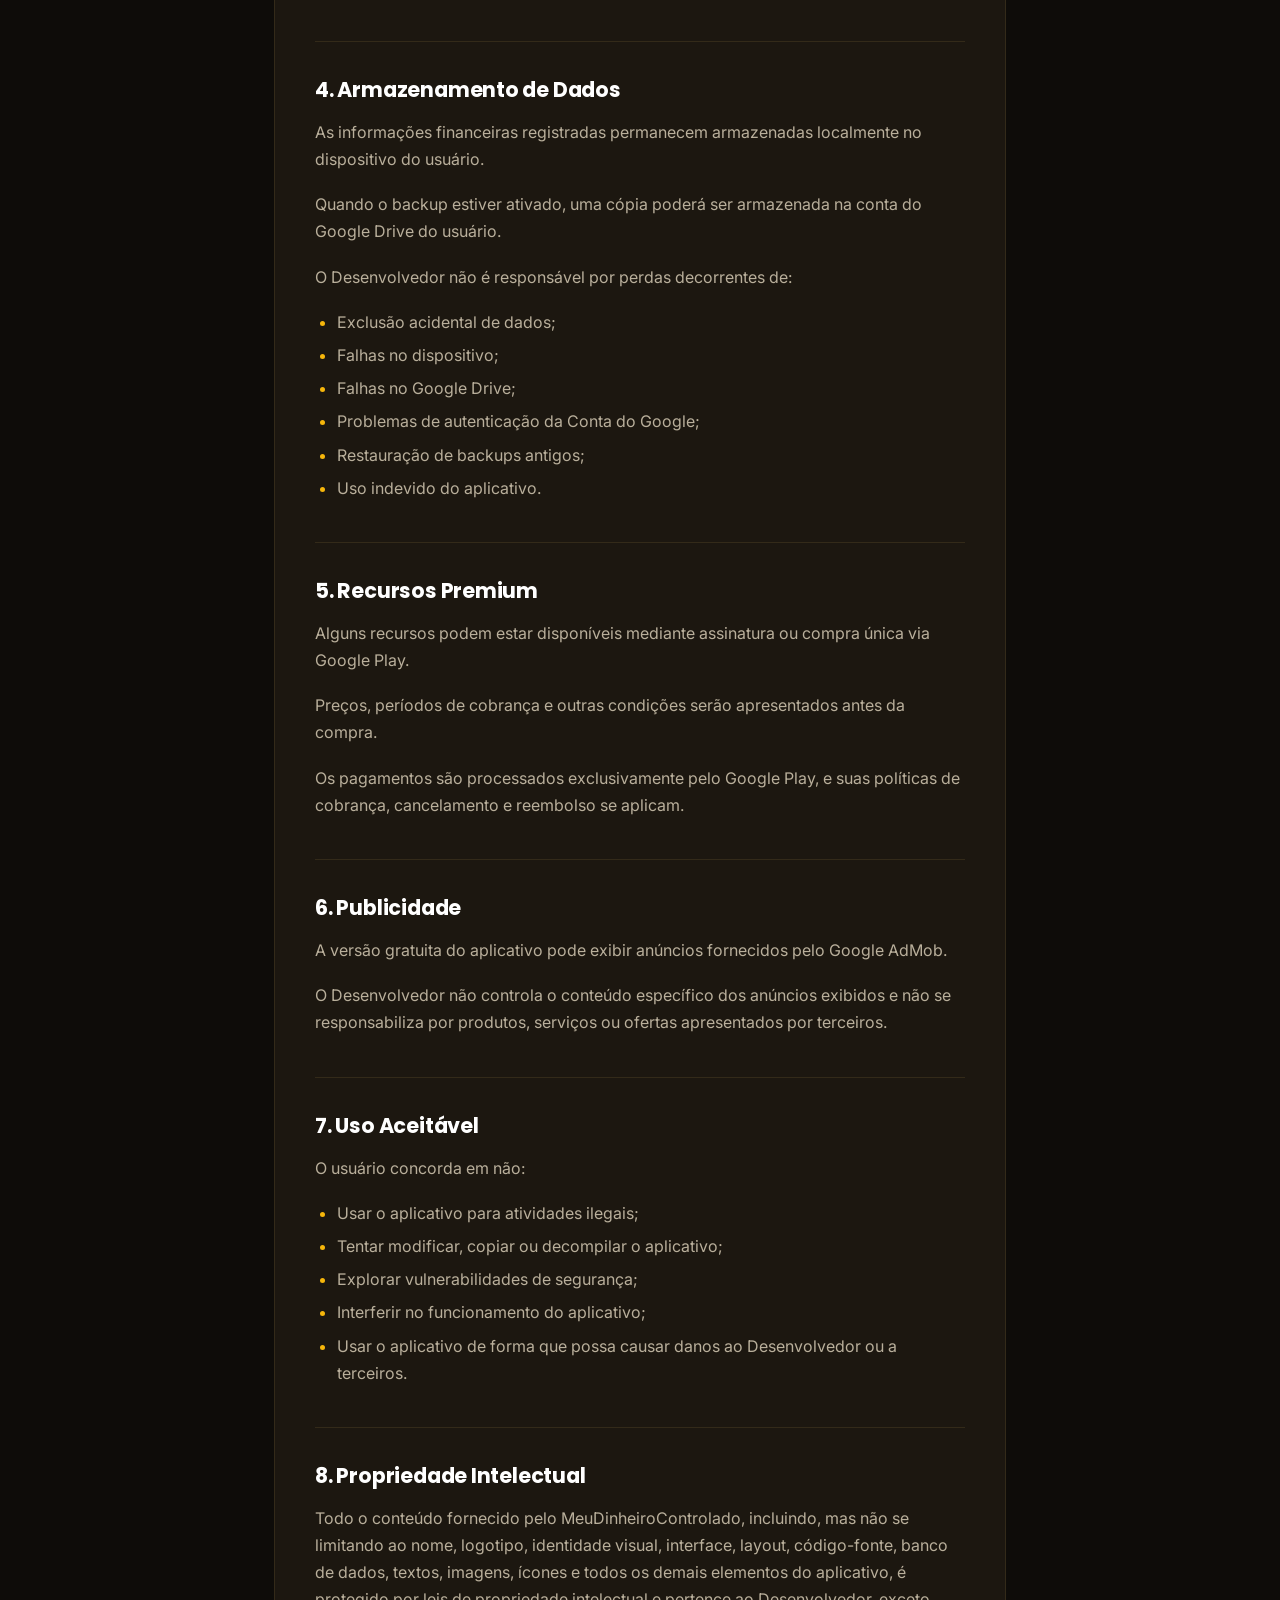
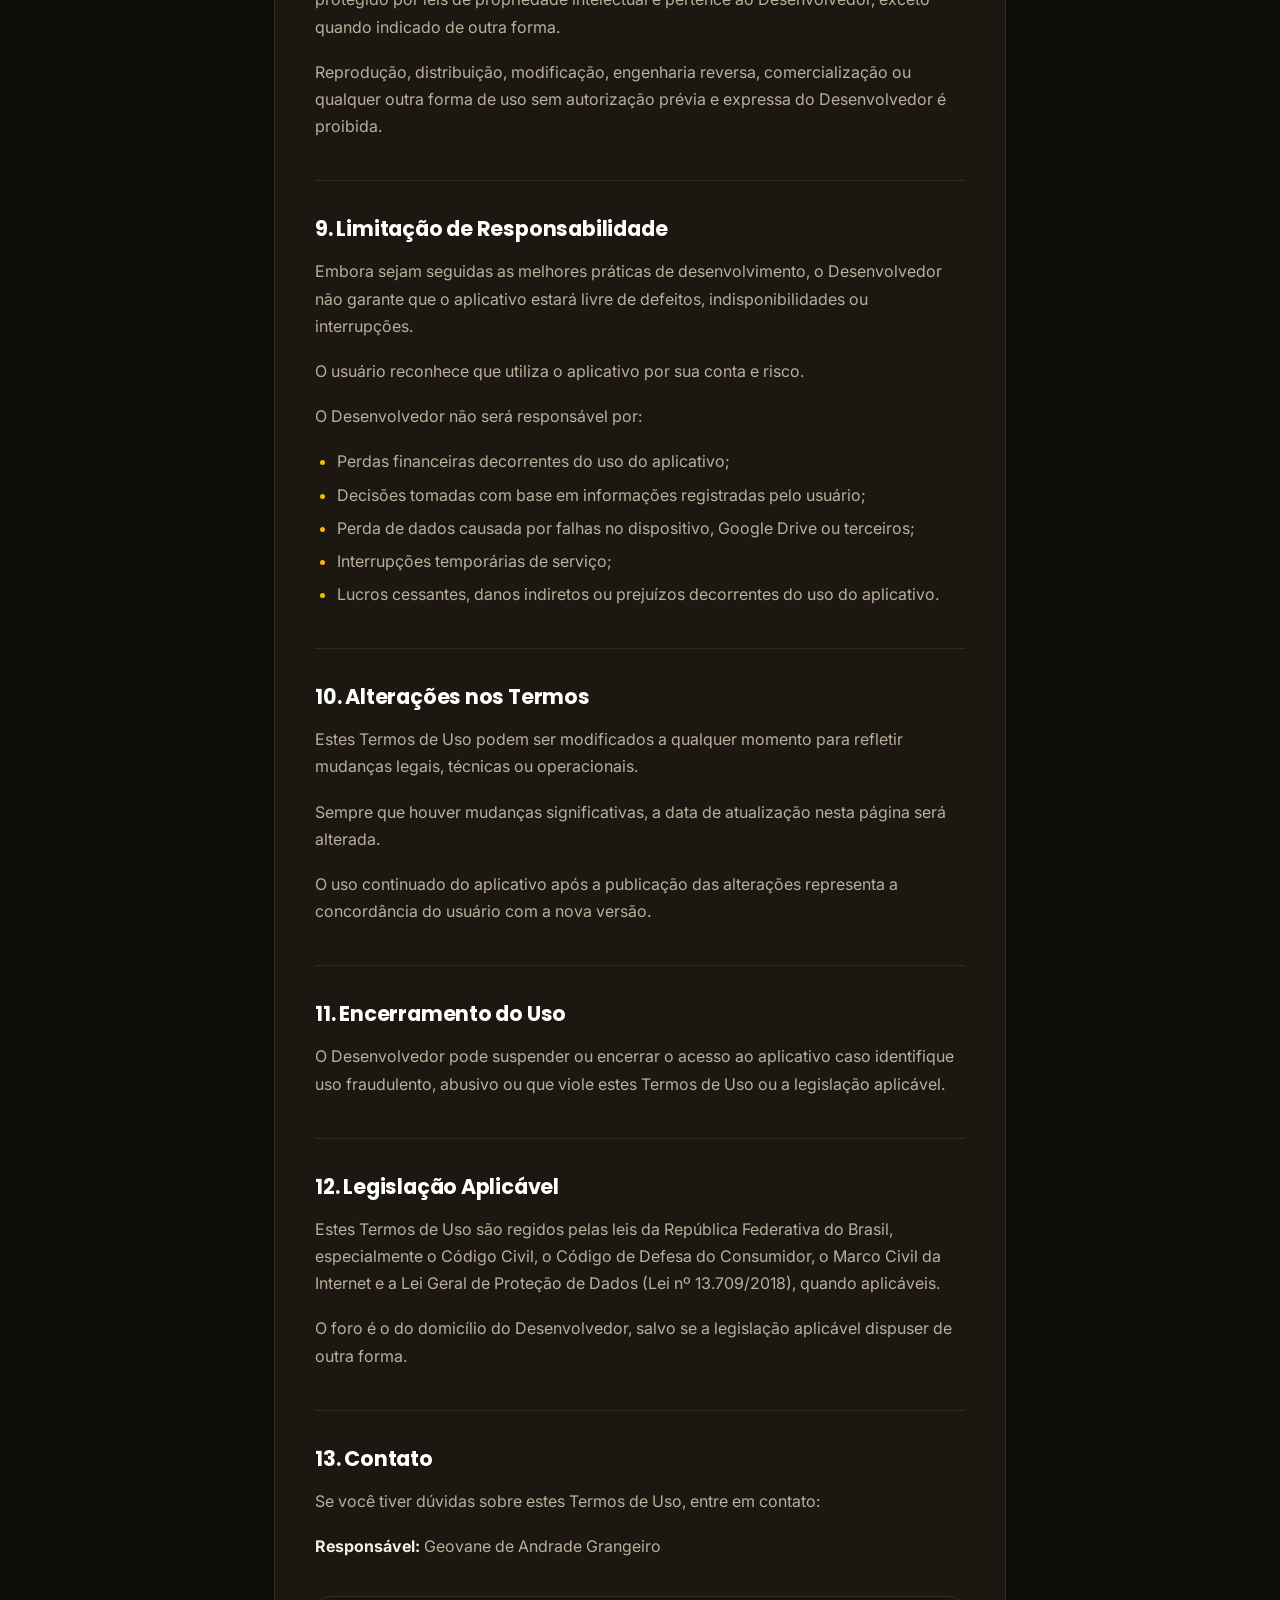
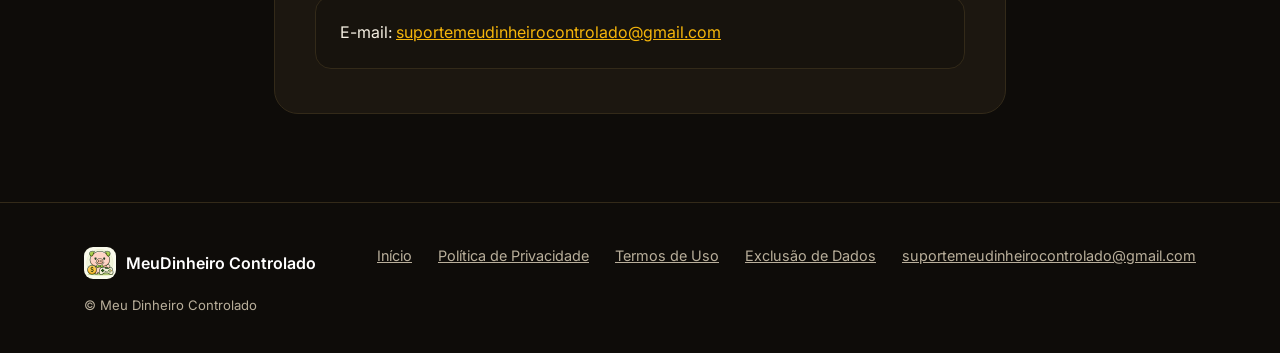
<file: pt-BR/terms.html>
<!doctype html>
<html lang="pt-BR">
<head>
<meta charset="UTF-8">
<meta name="viewport" content="width=device-width, initial-scale=1.0">
<meta name="description" content="Termos de Uso oficiais do aplicativo MeuDinheiroControlado.">
<meta name="theme-color" content="#0E0C09">
<link rel="canonical" href="https://geovane-andrade.github.io/meudinheirocontrolado-docs/pt-BR/terms.html">
<title>Termos de Uso — MeuDinheiroControlado</title>
<link rel="preconnect" href="https://fonts.googleapis.com">
<link rel="preconnect" href="https://fonts.gstatic.com" crossorigin>
<link href="https://fonts.googleapis.com/css2?family=Poppins:wght@500;600;700;800&family=Inter:wght@400;500;600;700&display=swap" rel="stylesheet">
<link rel="stylesheet" href="../styles.css">
</head>
<body>

<header>
  <div class="nav">
    <a class="brand" href="index.html">
      <img src="../images/logo.png" alt="Logo MeuDinheiro Controlado">
      <div class="brand-text">MeuDinheiro<span>Controlado</span></div>
    </a>
    <div class="nav-actions">
      <a class="nav-cta ghost" href="privacy.html">Política de Privacidade</a>
      <a class="nav-cta" href="https://play.google.com/store/apps/details?id=com.gandrade.MeuDinheiroControlado" target="_blank" rel="noopener noreferrer">Baixar</a>
      <a class="nav-lang" href="../en/terms.html">EN</a>
    </div>
  </div>
</header>

<main>
  <section class="legal-hero glow-bg">
    <div class="wrap">
      <span class="kicker">jurídico</span>
      <h1>Termos de Uso</h1>
      <p class="legal-meta">Última atualização: 6 de agosto de 2026</p>
    </div>
  </section>

  <section class="legal-section">
    <div class="legal-wrap">
      <a class="legal-back" href="index.html">
        <svg viewBox="0 0 24 24" fill="none" stroke="currentColor" stroke-width="2"><path d="M15 18l-6-6 6-6"/></svg>
        Voltar para o início
      </a>

      <div class="legal-card">
        <p>Bem-vindo ao <strong>MeuDinheiroControlado</strong>.</p>
        <p>Estes Termos de Uso regem o acesso e uso do aplicativo ("Aplicativo"), desenvolvido por <strong>Geovane de Andrade Grangeiro</strong> ("Desenvolvedor").</p>
        <p>Ao usar o aplicativo, você declara que leu, compreendeu e concorda integralmente com estes Termos.</p>

        <h2>1. Finalidade do Aplicativo</h2>
        <p>MeuDinheiroControlado é um aplicativo destinado ao gerenciamento de finanças pessoais, permitindo o registro de receitas, despesas, contas, categorias, metas financeiras, transações recorrentes e outras informações relacionadas ao controle financeiro.</p>
        <p>O aplicativo é exclusivamente para fins informativos e organizacionais, e não constitui aconselhamento financeiro, contábil, jurídico, tributário ou de investimento.</p>

        <h2>2. Conta e Cadastro</h2>
        <p>Algumas funcionalidades podem exigir autenticação por meio de uma Conta do Google.</p>
        <p>Ao usar o login, o usuário declara que:</p>
        <ul>
          <li>Tem autorização para usar a conta fornecida;</li>
          <li>Fornecerá informações verdadeiras;</li>
          <li>É responsável pela segurança de sua Conta do Google;</li>
          <li>É responsável pelas atividades realizadas com sua conta.</li>
        </ul>

        <h2>3. Backup no Google Drive</h2>
        <p>O aplicativo oferece recursos de backup manual e automático usando a própria conta do Google Drive do usuário.</p>
        <p>O Desenvolvedor:</p>
        <ul>
          <li>Não tem acesso aos arquivos armazenados no Google Drive do usuário;</li>
          <li>Não modifica arquivos sem autorização;</li>
          <li>Utiliza apenas as permissões necessárias para backup e restauração.</li>
        </ul>
        <p>Se o usuário excluir os arquivos de backup, remover as permissões concedidas ou perder o acesso à sua Conta do Google, pode não ser possível restaurar seus dados.</p>

        <h2>4. Armazenamento de Dados</h2>
        <p>As informações financeiras registradas permanecem armazenadas localmente no dispositivo do usuário.</p>
        <p>Quando o backup estiver ativado, uma cópia poderá ser armazenada na conta do Google Drive do usuário.</p>
        <p>O Desenvolvedor não é responsável por perdas decorrentes de:</p>
        <ul>
          <li>Exclusão acidental de dados;</li>
          <li>Falhas no dispositivo;</li>
          <li>Falhas no Google Drive;</li>
          <li>Problemas de autenticação da Conta do Google;</li>
          <li>Restauração de backups antigos;</li>
          <li>Uso indevido do aplicativo.</li>
        </ul>

        <h2>5. Recursos Premium</h2>
        <p>Alguns recursos podem estar disponíveis mediante assinatura ou compra única via Google Play.</p>
        <p>Preços, períodos de cobrança e outras condições serão apresentados antes da compra.</p>
        <p>Os pagamentos são processados exclusivamente pelo Google Play, e suas políticas de cobrança, cancelamento e reembolso se aplicam.</p>

        <h2>6. Publicidade</h2>
        <p>A versão gratuita do aplicativo pode exibir anúncios fornecidos pelo Google AdMob.</p>
        <p>O Desenvolvedor não controla o conteúdo específico dos anúncios exibidos e não se responsabiliza por produtos, serviços ou ofertas apresentados por terceiros.</p>

        <h2>7. Uso Aceitável</h2>
        <p>O usuário concorda em não:</p>
        <ul>
          <li>Usar o aplicativo para atividades ilegais;</li>
          <li>Tentar modificar, copiar ou decompilar o aplicativo;</li>
          <li>Explorar vulnerabilidades de segurança;</li>
          <li>Interferir no funcionamento do aplicativo;</li>
          <li>Usar o aplicativo de forma que possa causar danos ao Desenvolvedor ou a terceiros.</li>
        </ul>

        <h2>8. Propriedade Intelectual</h2>
        <p>Todo o conteúdo fornecido pelo MeuDinheiroControlado, incluindo, mas não se limitando ao nome, logotipo, identidade visual, interface, layout, código-fonte, banco de dados, textos, imagens, ícones e todos os demais elementos do aplicativo, é protegido por leis de propriedade intelectual e pertence ao Desenvolvedor, exceto quando indicado de outra forma.</p>
        <p>Reprodução, distribuição, modificação, engenharia reversa, comercialização ou qualquer outra forma de uso sem autorização prévia e expressa do Desenvolvedor é proibida.</p>

        <h2>9. Limitação de Responsabilidade</h2>
        <p>Embora sejam seguidas as melhores práticas de desenvolvimento, o Desenvolvedor não garante que o aplicativo estará livre de defeitos, indisponibilidades ou interrupções.</p>
        <p>O usuário reconhece que utiliza o aplicativo por sua conta e risco.</p>
        <p>O Desenvolvedor não será responsável por:</p>
        <ul>
          <li>Perdas financeiras decorrentes do uso do aplicativo;</li>
          <li>Decisões tomadas com base em informações registradas pelo usuário;</li>
          <li>Perda de dados causada por falhas no dispositivo, Google Drive ou terceiros;</li>
          <li>Interrupções temporárias de serviço;</li>
          <li>Lucros cessantes, danos indiretos ou prejuízos decorrentes do uso do aplicativo.</li>
        </ul>

        <h2>10. Alterações nos Termos</h2>
        <p>Estes Termos de Uso podem ser modificados a qualquer momento para refletir mudanças legais, técnicas ou operacionais.</p>
        <p>Sempre que houver mudanças significativas, a data de atualização nesta página será alterada.</p>
        <p>O uso continuado do aplicativo após a publicação das alterações representa a concordância do usuário com a nova versão.</p>

        <h2>11. Encerramento do Uso</h2>
        <p>O Desenvolvedor pode suspender ou encerrar o acesso ao aplicativo caso identifique uso fraudulento, abusivo ou que viole estes Termos de Uso ou a legislação aplicável.</p>

        <h2>12. Legislação Aplicável</h2>
        <p>Estes Termos de Uso são regidos pelas leis da República Federativa do Brasil, especialmente o Código Civil, o Código de Defesa do Consumidor, o Marco Civil da Internet e a Lei Geral de Proteção de Dados (Lei nº 13.709/2018), quando aplicáveis.</p>
        <p>O foro é o do domicílio do Desenvolvedor, salvo se a legislação aplicável dispuser de outra forma.</p>

        <h2>13. Contato</h2>
        <p>Se você tiver dúvidas sobre estes Termos de Uso, entre em contato:</p>
        <p><strong>Responsável:</strong> Geovane de Andrade Grangeiro</p>
        <div class="legal-contact">
          <p>E-mail: <a href="mailto:suportemeudinheirocontrolado@gmail.com">suportemeudinheirocontrolado@gmail.com</a></p>
        </div>
      </div>
    </div>
  </section>
</main>

<footer>
  <div class="wrap">
    <div class="foot-grid">
      <div class="foot-brand">
        <img src="../images/logo.png" loading="lazy" alt="Logo MeuDinheiro Controlado">
        <span class="footer-brand-name">MeuDinheiro Controlado</span>
      </div>
      <div class="foot-links">
        <a href="index.html">Início</a>
        <a href="privacy.html">Política de Privacidade</a>
        <a href="terms.html">Termos de Uso</a>
        <a href="data-deletion.html">Exclusão de Dados</a>
        <a href="mailto:suportemeudinheirocontrolado@gmail.com">suportemeudinheirocontrolado@gmail.com</a>
      </div>
    </div>
    <div class="foot-copy">&copy; Meu Dinheiro Controlado</div>
  </div>
</footer>

</body>
</html>
</file>
<file: styles.css>
/* ===========================================================
   MeuDinheiroControlado / MyMoneyUnderControl — shared styles
   Used by: /index.html, /en/*.html, /pt-BR/*.html
   =========================================================== */

:root {
  --bg: #0e0c09;
  --bg-soft: #17130d;
  --panel: #1c1710;
  --panel-line: #332a19;
  --gold: #f6b60b;
  --gold-deep: #c98a06;
  --gold-pale: #fce38a;
  --cream: #f5efe2;
  --muted: #b9af9b;
  --green: #3fc17b;
  --red: #e85d6e;
}
* {
  box-sizing: border-box;
}
html {
  scroll-behavior: smooth;
}
body {
  margin: 0;
  background: var(--bg);
  color: var(--cream);
  font-family: "Inter", sans-serif;
  -webkit-font-smoothing: antialiased;
}
h1,
h2,
h3 {
  font-family: "Poppins", sans-serif;
  font-weight: 700;
  margin: 0;
  letter-spacing: -0.01em;
  color: #fff;
}
p {
  margin: 0;
}
a {
  color: inherit;
}
img,
svg {
  display: block;
  max-width: 100%;
}
.wrap {
  max-width: 1160px;
  margin: 0 auto;
  padding: 0 24px;
}
.accent {
  color: var(--gold);
}

.index-header {
  align-items: center;
  justify-content: center;
  text-align: center;
  display: flex;
  flex-direction: column;
}

.lang-logo {
  border-radius: 60px;
}

.glow-bg {
  position: relative;
  background:
    radial-gradient(
      600px 400px at 8% -10%,
      rgba(246, 182, 11, 0.18),
      transparent 60%
    ),
    radial-gradient(
      500px 380px at 95% 110%,
      rgba(246, 182, 11, 0.12),
      transparent 60%
    ),
    var(--bg);
}

/* ---------- Header ---------- */
header {
  position: sticky;
  top: 0;
  z-index: 30;
  background: rgba(14, 12, 9, 0.86);
  backdrop-filter: blur(8px);
  border-bottom: 1px solid var(--panel-line);
}
.nav {
  display: flex;
  align-items: center;
  justify-content: space-between;
  padding: 14px 24px;
  max-width: 1160px;
  margin: 0 auto;
  flex-wrap: wrap;
  gap: 12px;
}
.brand {
  display: flex;
  align-items: center;
  gap: 12px;
  text-decoration: none;
}
.brand img {
  width: 40px;
  height: 40px;
  border-radius: 11px;
}
.brand-text {
  font-family: "Poppins", sans-serif;
  font-weight: 700;
  font-size: 1.05rem;
  line-height: 1.15;
  color: #fff;
}
.brand-text span {
  color: var(--gold);
  display: block;
}
.nav-actions {
  display: flex;
  align-items: center;
  gap: 10px;
  flex-wrap: wrap;
}
.nav-cta {
  display: inline-flex;
  align-items: center;
  gap: 8px;
  background: linear-gradient(180deg, var(--gold-pale), var(--gold));
  color: #241b02;
  padding: 11px 20px;
  border-radius: 999px;
  font-size: 0.92rem;
  font-weight: 700;
  text-decoration: none;
  box-shadow: 0 3px 0 var(--gold-deep);
  transition:
    transform 0.15s ease,
    box-shadow 0.15s ease;
}
.nav-cta:hover {
  transform: translateY(2px);
  box-shadow: 0 1px 0 var(--gold-deep);
}
.nav-cta.ghost {
  background: transparent;
  color: var(--cream);
  box-shadow: none;
  border: 1px solid var(--panel-line);
}
.nav-cta.ghost:hover {
  transform: none;
  border-color: var(--gold-deep);
}
.nav-lang {
  font-size: 0.85rem;
  color: var(--muted);
  text-decoration: underline;
  padding: 6px 4px;
}
.nav-lang:hover {
  color: var(--gold);
}

/* ---------- Hero ---------- */
.hero {
  padding: 56px 0 72px;
}
.hero-top {
  text-align: center;
  max-width: 52ch;
  margin: 0 auto 30px;
}
.kicker {
  display: inline-flex;
  align-items: center;
  gap: 8px;
  color: var(--gold);
  font-weight: 600;
  font-size: 0.95rem;
  margin-bottom: 14px;
}
.kicker::before {
  content: "";
  width: 7px;
  height: 7px;
  border-radius: 50%;
  background: var(--gold);
}
.hero-top h1 {
  font-size: 1.85rem;
  line-height: 1.3;
  color: #fff;
}
.hero-top h1 em {
  font-style: normal;
  color: var(--gold);
}
.hero-subtitle {
  margin-top: 16px;
  color: var(--muted);
  font-size: 1.05rem;
  line-height: 1.6;
}

.hero-art {
  border-radius: 24px;
  overflow: hidden;
  box-shadow:
    0 40px 80px -30px rgba(0, 0, 0, 0.75),
    0 0 0 1px var(--panel-line);
}
.hero-art img {
  width: 100%;
  height: auto;
  display: block;
}

.hero-actions {
  margin-top: 34px;
  display: flex;
  flex-direction: column;
  align-items: center;
  gap: 14px;
}
.btn-primary {
  display: inline-flex;
  align-items: center;
  gap: 10px;
  background: linear-gradient(180deg, var(--gold-pale), var(--gold));
  color: #241b02;
  padding: 16px 30px;
  border-radius: 14px;
  font-weight: 700;
  font-size: 1.05rem;
  text-decoration: none;
  box-shadow: 0 5px 0 var(--gold-deep);
  transition:
    transform 0.15s ease,
    box-shadow 0.15s ease;
}
.btn-primary:hover {
  transform: translateY(2px);
  box-shadow: 0 3px 0 var(--gold-deep);
}
.btn-primary svg {
  width: 20px;
  height: 20px;
}
.hero-note {
  font-size: 0.88rem;
  color: var(--muted);
}

/* ---------- Trust strip ---------- */
.trust-strip {
  padding: 0 0 72px;
}
.trust-grid {
  display: grid;
  grid-template-columns: repeat(3, 1fr);
  gap: 18px;
}
.trust-grid > div {
  background: var(--panel);
  border: 1px solid var(--panel-line);
  border-radius: 16px;
  padding: 22px 20px;
}
.trust-grid strong {
  display: block;
  color: #fff;
  font-family: "Poppins", sans-serif;
  font-size: 1.02rem;
  margin-bottom: 6px;
}
.trust-grid span {
  color: var(--muted);
  font-size: 0.92rem;
  line-height: 1.55;
}

/* ---------- Section shell ---------- */
section {
  padding: 72px 0;
}
.section-head {
  max-width: 52ch;
  margin-bottom: 40px;
}
.section-head.center {
  margin-left: auto;
  margin-right: auto;
  text-align: center;
}
.section-head h2 {
  font-size: 1.9rem;
  line-height: 1.2;
  color: #fff;
}
.section-head p {
  margin-top: 14px;
  color: var(--muted);
  font-size: 1.02rem;
  line-height: 1.6;
}

/* ---------- Feature grid ---------- */
.grid4 {
  display: grid;
  grid-template-columns: repeat(4, 1fr);
  gap: 18px;
}
.fcard {
  background: var(--panel);
  border: 1px solid var(--panel-line);
  border-radius: 18px;
  padding: 24px 20px;
  text-align: left;
}
.fcard .ficon {
  width: 50px;
  height: 50px;
  border-radius: 13px;
  border: 1.5px solid var(--gold-deep);
  background: rgba(246, 182, 11, 0.08);
  display: flex;
  align-items: center;
  justify-content: center;
  margin-bottom: 16px;
}
.fcard .ficon svg {
  width: 24px;
  height: 24px;
  stroke: var(--gold);
}
.fcard h3 {
  font-size: 1.05rem;
  margin-bottom: 6px;
  color: #fff;
}
.fcard p {
  color: var(--muted);
  font-size: 0.92rem;
  line-height: 1.55;
}

/* ---------- Callout ---------- */
.callout {
  margin-top: 20px;
  background: var(--panel);
  border: 1px solid var(--panel-line);
  border-radius: 20px;
  padding: 36px;
  display: grid;
  grid-template-columns: auto 1fr;
  gap: 24px;
  align-items: center;
}
.callout .badge-circle {
  width: 54px;
  height: 54px;
  border-radius: 50%;
  background: linear-gradient(180deg, var(--gold-pale), var(--gold));
  display: flex;
  align-items: center;
  justify-content: center;
  flex-shrink: 0;
}
.callout .badge-circle svg {
  width: 26px;
  height: 26px;
  stroke: #241b02;
}
.callout h3 {
  font-size: 1.2rem;
  margin-bottom: 8px;
  color: #fff;
}
.callout p {
  color: var(--muted);
  font-size: 0.96rem;
  line-height: 1.6;
  max-width: 62ch;
}

/* ---------- Steps ("how it works") ---------- */
.steps {
  display: grid;
  grid-template-columns: repeat(3, 1fr);
  gap: 18px;
}
.step {
  background: var(--panel);
  border: 1px solid var(--panel-line);
  border-radius: 18px;
  padding: 26px 22px;
}
.step span {
  font-family: "Poppins", sans-serif;
  font-weight: 700;
  color: var(--gold);
  font-size: 0.95rem;
  display: block;
  margin-bottom: 10px;
}
.step h3 {
  font-size: 1.1rem;
  margin-bottom: 8px;
}
.step p {
  color: var(--muted);
  font-size: 0.95rem;
  line-height: 1.55;
}

/* ---------- Privacy promise band ---------- */
.privacy-promise {
  background: var(--panel);
  border-top: 1px solid var(--panel-line);
  border-bottom: 1px solid var(--panel-line);
}
.promise-grid {
  display: grid;
  grid-template-columns: 1fr 1fr;
  gap: 32px;
  align-items: center;
}
.promise-grid h2 {
  font-size: 1.6rem;
  line-height: 1.3;
  margin-top: 12px;
}
.promise-grid p {
  color: var(--muted);
  font-size: 1.02rem;
  line-height: 1.6;
}

/* ---------- Screenshot gallery ---------- */
.shot-scroll {
  display: flex;
  gap: 20px;
  overflow-x: auto;
  padding: 6px 4px 18px;
  scroll-snap-type: x proximity;
  -webkit-overflow-scrolling: touch;
}
.shot-scroll::-webkit-scrollbar {
  height: 8px;
}
.shot-scroll::-webkit-scrollbar-thumb {
  background: var(--panel-line);
  border-radius: 8px;
}
.shot-card {
  flex: 0 0 auto;
  width: 220px;
  scroll-snap-align: start;
}
.shot-frame {
  border-radius: 22px;
  border: 1px solid var(--panel-line);
  background: var(--panel);
  padding: 6px;
  box-shadow: 0 24px 50px -26px rgba(0, 0, 0, 0.7);
}
.shot-frame img {
  width: 100%;
  border-radius: 16px;
  display: block;
}
.shot-label {
  margin-top: 14px;
  font-weight: 600;
  color: #fff;
  font-size: 0.98rem;
}
.shot-sub {
  margin-top: 2px;
  color: var(--muted);
  font-size: 0.86rem;
}

.theme-compare {
  margin-top: 56px;
  display: grid;
  grid-template-columns: 1fr 1fr;
  gap: 24px;
  align-items: center;
}
.theme-compare .copy h3 {
  font-size: 1.35rem;
  margin-bottom: 10px;
  color: #fff;
}
.theme-compare .copy p {
  color: var(--muted);
  font-size: 1rem;
  line-height: 1.6;
  max-width: 40ch;
}
.theme-pair {
  display: flex;
  gap: 16px;
  justify-content: center;
}
.theme-pair .shot-frame {
  padding: 5px;
}
.theme-pair .shot-card {
  width: 170px;
}

/* ---------- Privacy accordion (short summary on index) ---------- */
.policy {
  background: var(--panel);
  border-radius: 22px;
  border: 1px solid var(--panel-line);
  padding: 8px;
}
details {
  border-bottom: 1px solid var(--panel-line);
}
details:last-child {
  border-bottom: none;
}
summary {
  list-style: none;
  cursor: pointer;
  display: flex;
  align-items: center;
  gap: 18px;
  padding: 22px 20px;
  font-weight: 600;
  font-size: 1.02rem;
  color: #fff;
}
summary::-webkit-details-marker {
  display: none;
}
summary .num {
  font-family: "Poppins", sans-serif;
  font-weight: 700;
  color: var(--gold);
  font-size: 0.95rem;
  width: 26px;
  flex-shrink: 0;
}
summary .chev {
  margin-left: auto;
  width: 20px;
  height: 20px;
  flex-shrink: 0;
  transition: transform 0.2s ease;
  stroke: var(--muted);
}
details[open] summary .chev {
  transform: rotate(180deg);
}
.policy-body {
  padding: 0 20px 24px 64px;
  color: var(--muted);
  font-size: 0.96rem;
  line-height: 1.65;
}
.policy-body a {
  color: var(--gold);
  text-decoration: underline;
}

/* ---------- Download / footer ---------- */
.download {
  text-align: center;
  background: var(--panel);
  border: 1px solid var(--panel-line);
  border-radius: 26px;
  padding: 60px 32px;
}
.download-logo {
  width: 64px;
  height: 64px;
  border-radius: 16px;
  margin: 0 auto 18px;
}
.download h2 {
  font-size: 2rem;
  max-width: 22ch;
  margin: 0 auto;
  color: #fff;
}
.download p {
  margin-top: 14px;
  color: var(--muted);
  font-size: 1.02rem;
}
.download .btn-primary {
  margin-top: 26px;
}

footer {
  padding: 44px 0 40px;
  border-top: 1px solid var(--panel-line);
}
.foot-grid {
  display: flex;
  justify-content: space-between;
  align-items: flex-start;
  flex-wrap: wrap;
  gap: 24px;
}
.foot-brand {
  display: flex;
  align-items: center;
  gap: 10px;
}
.foot-brand img {
  width: 32px;
  height: 32px;
  border-radius: 9px;
}
.footer-brand-name {
  font-weight: 600;
  color: #fff;
}
.foot-links {
  display: flex;
  gap: 26px;
  flex-wrap: wrap;
  font-size: 0.9rem;
  color: var(--muted);
}
.foot-links a {
  text-decoration: underline;
}
.foot-copy {
  font-size: 0.82rem;
  color: var(--muted);
  margin-top: 18px;
}

/* ===========================================================
   Legal document pages (privacy / terms / data-deletion)
   =========================================================== */
.legal-hero {
  padding: 52px 0 8px;
  text-align: center;
}
.legal-hero .kicker {
  justify-content: center;
}
.legal-hero h1 {
  font-size: 2.1rem;
  line-height: 1.25;
  color: #fff;
}
.legal-meta {
  margin-top: 12px;
  color: var(--muted);
  font-size: 0.92rem;
}

.legal-section {
  padding: 36px 0 88px;
}
.legal-wrap {
  max-width: 780px;
  margin: 0 auto;
  padding: 0 24px;
}
.legal-card {
  background: var(--panel);
  border: 1px solid var(--panel-line);
  border-radius: 24px;
  padding: 44px 40px;
}
.legal-card > p:first-child {
  margin-top: 0;
}
.legal-card p {
  color: var(--muted);
  font-size: 1rem;
  line-height: 1.7;
  margin: 0 0 18px;
}
.legal-card p strong {
  color: var(--cream);
}
.legal-card h2 {
  font-size: 1.3rem;
  color: #fff;
  margin: 40px 0 14px;
  padding-top: 32px;
  border-top: 1px solid var(--panel-line);
}
.legal-card > h2:first-child,
.legal-card > *:first-child h2 {
  margin-top: 0;
  padding-top: 0;
  border-top: none;
}
.legal-card h3 {
  font-size: 1.05rem;
  color: var(--gold-pale);
  margin: 22px 0 10px;
}
.legal-card ul,
.legal-card ol {
  margin: 0 0 18px;
  padding-left: 22px;
  color: var(--muted);
  font-size: 1rem;
  line-height: 1.7;
}
.legal-card li {
  margin-bottom: 6px;
}
.legal-card li::marker {
  color: var(--gold);
}
.legal-card a {
  color: var(--gold);
  text-decoration: underline;
}
.legal-card a:hover {
  color: var(--gold-pale);
}

.legal-back {
  display: inline-flex;
  align-items: center;
  gap: 8px;
  margin-bottom: 28px;
  color: var(--muted);
  font-size: 0.92rem;
  text-decoration: none;
}
.legal-back:hover {
  color: var(--gold);
}
.legal-back svg {
  width: 16px;
  height: 16px;
}

.legal-contact {
  margin-top: 36px;
  background: var(--bg-soft);
  border: 1px solid var(--panel-line);
  border-radius: 16px;
  padding: 22px 24px;
}
.legal-contact p {
  margin: 0;
  color: var(--cream);
}
.legal-contact a {
  color: var(--gold);
}

@media (max-width: 900px) {
  .grid4 {
    grid-template-columns: repeat(2, 1fr);
  }
  .callout {
    grid-template-columns: 1fr;
    text-align: left;
  }
  .theme-compare {
    grid-template-columns: 1fr;
    text-align: center;
  }
  .theme-compare .copy p {
    margin-left: auto;
    margin-right: auto;
  }
  .trust-grid {
    grid-template-columns: 1fr;
  }
  .steps {
    grid-template-columns: 1fr;
  }
  .promise-grid {
    grid-template-columns: 1fr;
    text-align: center;
  }
  .promise-grid p {
    margin-left: auto;
    margin-right: auto;
  }
}
@media (max-width: 560px) {
  .hero-top h1 {
    font-size: 1.5rem;
  }
  .grid4 {
    grid-template-columns: 1fr;
  }
  .policy-body {
    padding-left: 20px;
  }
  .shot-card {
    width: 170px;
  }
  .theme-pair .shot-card {
    width: 130px;
  }
  .legal-card {
    padding: 32px 22px;
  }
  .legal-hero h1 {
    font-size: 1.6rem;
  }
}
@media (prefers-reduced-motion: reduce) {
  * {
    transition: none !important;
  }
}
</file>
